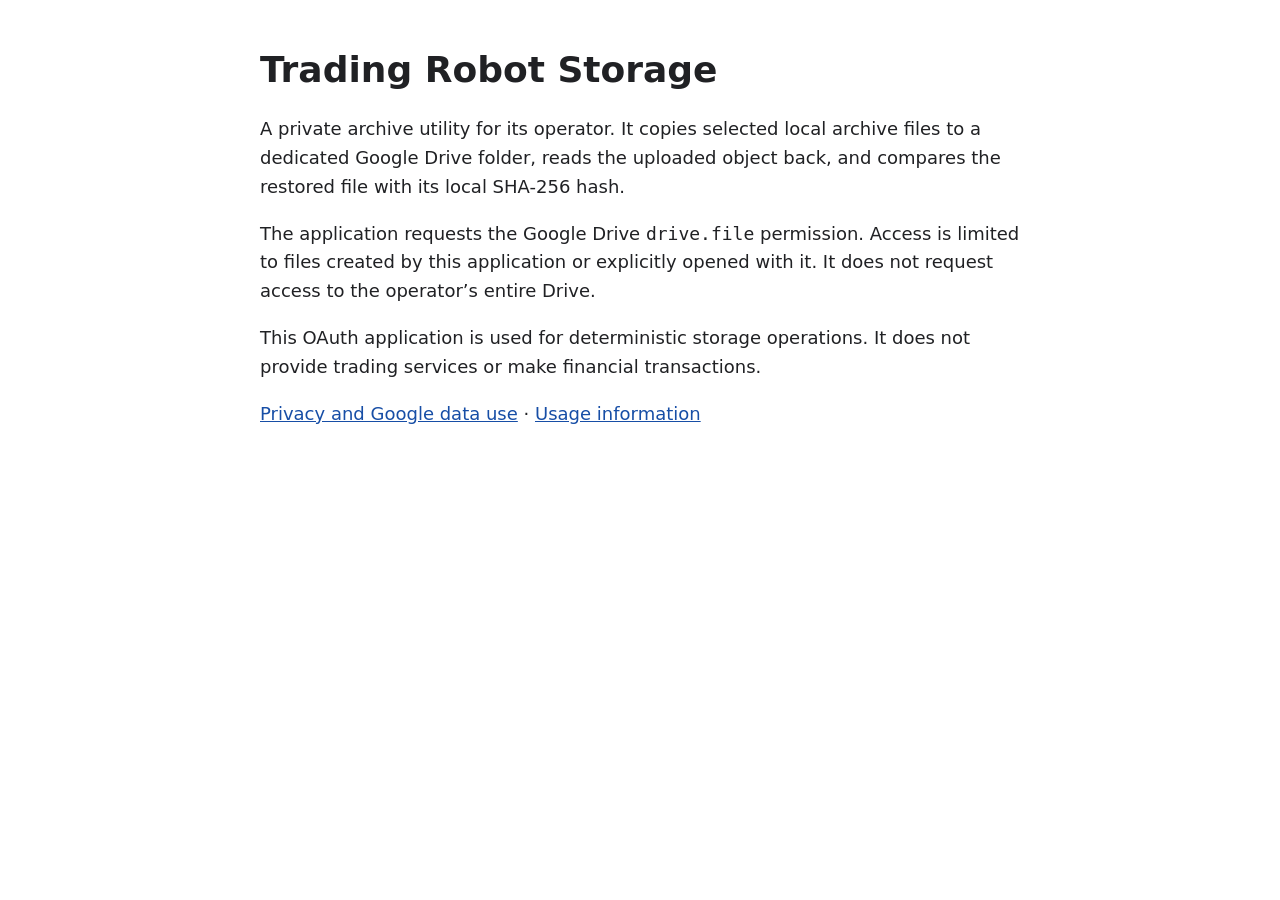
<file: storage-app/index.html>
<!doctype html><html lang="en"><meta charset="utf-8"><meta name="viewport" content="width=device-width,initial-scale=1"><title>Trading Robot Storage</title><style>body{font:18px/1.6 system-ui,sans-serif;max-width:760px;margin:48px auto;padding:0 24px;color:#202124}h1{line-height:1.2}h2{font-size:1.2em}a{color:#174ea6}code{overflow-wrap:anywhere}</style><main><h1>Trading Robot Storage</h1><p>A private archive utility for its operator. It copies selected local archive files to a dedicated Google Drive folder, reads the uploaded object back, and compares the restored file with its local SHA-256 hash.</p><p>The application requests the Google Drive <code>drive.file</code> permission. Access is limited to files created by this application or explicitly opened with it. It does not request access to the operator’s entire Drive.</p><p>This OAuth application is used for deterministic storage operations. It does not provide trading services or make financial transactions.</p><p><a href="privacy.html">Privacy and Google data use</a> · <a href="usage.html">Usage information</a></p></main></html>
</file>
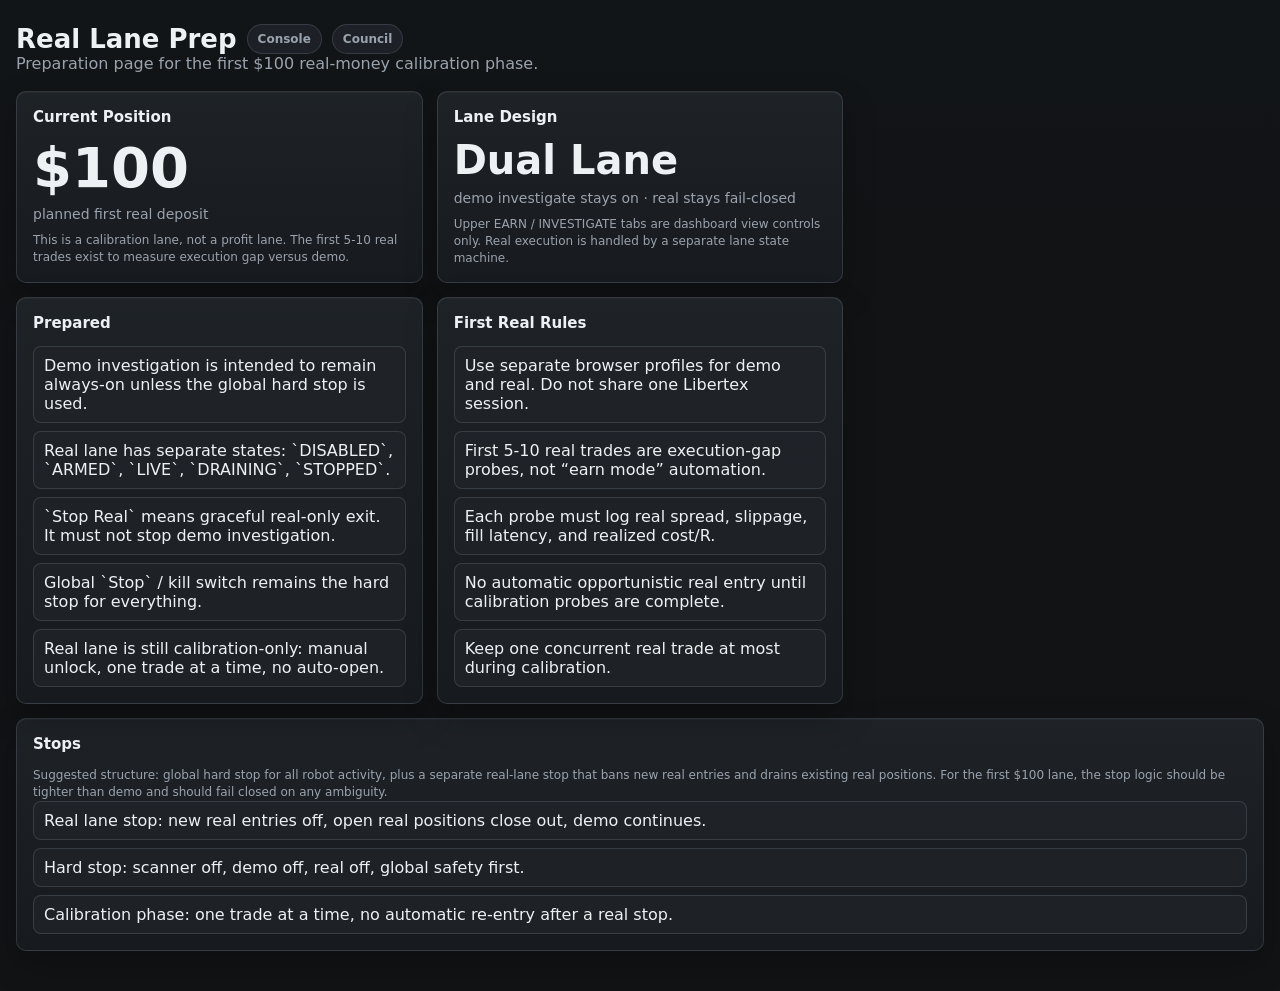
<file: real-prep.html>
<!doctype html>
<html lang="en">
  <head>
    <meta charset="utf-8" />
    <meta name="viewport" content="width=device-width, initial-scale=1" />
    <title>Libertex Real Lane Prep</title>
    <link rel="stylesheet" href="./styles.css" />
  </head>
  <body>
    <main class="shell">
      <header class="topbar">
        <div>
          <div class="title-row">
            <h1>Real Lane Prep</h1>
            <a class="nav-badge" href="./">Console</a>
            <a class="nav-badge" href="./#council">Council</a>
          </div>
          <p id="subtitle">Preparation page for the first $100 real-money calibration phase.</p>
        </div>
      </header>

      <section class="hero-grid">
        <article class="panel money-panel">
          <div class="panel-head">
            <h2>Current Position</h2>
          </div>
          <strong class="money-value" style="font-size:56px">$100</strong>
          <span class="money-sub">planned first real deposit</span>
          <p class="strategy-note">This is a calibration lane, not a profit lane. The first 5-10 real trades exist to measure execution gap versus demo.</p>
        </article>

        <article class="panel money-panel">
          <div class="panel-head">
            <h2>Lane Design</h2>
          </div>
          <strong class="money-value" style="font-size:40px">Dual Lane</strong>
          <span class="money-sub">demo investigate stays on · real stays fail-closed</span>
          <p class="strategy-note">Upper EARN / INVESTIGATE tabs are dashboard view controls only. Real execution is handled by a separate lane state machine.</p>
        </article>
      </section>

      <section class="status-grid">
        <article class="panel">
          <div class="panel-head"><h2>Prepared</h2></div>
          <ul class="review-list" style="list-style:none; padding:0; margin:0;">
            <li>Demo investigation is intended to remain always-on unless the global hard stop is used.</li>
            <li>Real lane has separate states: `DISABLED`, `ARMED`, `LIVE`, `DRAINING`, `STOPPED`.</li>
            <li>`Stop Real` means graceful real-only exit. It must not stop demo investigation.</li>
            <li>Global `Stop` / kill switch remains the hard stop for everything.</li>
            <li>Real lane is still calibration-only: manual unlock, one trade at a time, no auto-open.</li>
          </ul>
        </article>

        <article class="panel">
          <div class="panel-head"><h2>First Real Rules</h2></div>
          <ul class="review-list" style="list-style:none; padding:0; margin:0;">
            <li>Use separate browser profiles for demo and real. Do not share one Libertex session.</li>
            <li>First 5-10 real trades are execution-gap probes, not “earn mode” automation.</li>
            <li>Each probe must log real spread, slippage, fill latency, and realized cost/R.</li>
            <li>No automatic opportunistic real entry until calibration probes are complete.</li>
            <li>Keep one concurrent real trade at most during calibration.</li>
          </ul>
        </article>
      </section>

      <section class="panel">
        <div class="panel-head"><h2>Stops</h2></div>
        <p class="strategy-note">
          Suggested structure: global hard stop for all robot activity, plus a separate real-lane stop that bans new real entries and drains existing real positions.
          For the first $100 lane, the stop logic should be tighter than demo and should fail closed on any ambiguity.
        </p>
        <ul class="review-list" style="list-style:none; padding:0; margin:0;">
          <li>Real lane stop: new real entries off, open real positions close out, demo continues.</li>
          <li>Hard stop: scanner off, demo off, real off, global safety first.</li>
          <li>Calibration phase: one trade at a time, no automatic re-entry after a real stop.</li>
        </ul>
      </section>
    </main>
  </body>
</html>
</file>
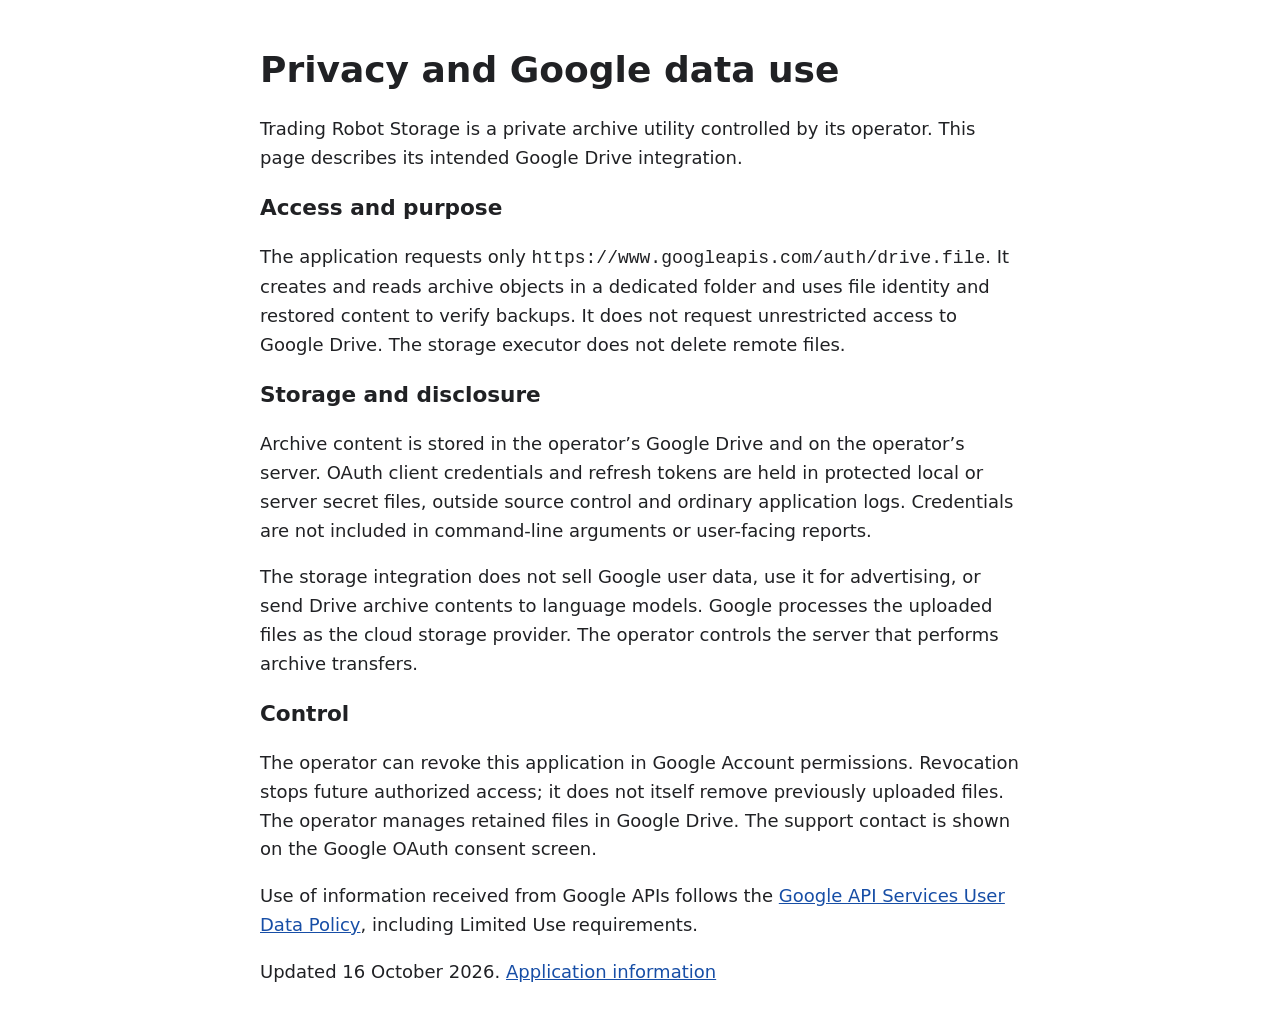
<file: storage-app/privacy.html>
<!doctype html><html lang="en"><meta charset="utf-8"><meta name="viewport" content="width=device-width,initial-scale=1"><title>Privacy and Google data use</title><style>body{font:18px/1.6 system-ui,sans-serif;max-width:760px;margin:48px auto;padding:0 24px;color:#202124}h1{line-height:1.2}h2{font-size:1.2em}a{color:#174ea6}code{overflow-wrap:anywhere}</style><main><h1>Privacy and Google data use</h1><p>Trading Robot Storage is a private archive utility controlled by its operator. This page describes its intended Google Drive integration.</p><h2>Access and purpose</h2><p>The application requests only <code>https://www.googleapis.com/auth/drive.file</code>. It creates and reads archive objects in a dedicated folder and uses file identity and restored content to verify backups. It does not request unrestricted access to Google Drive. The storage executor does not delete remote files.</p><h2>Storage and disclosure</h2><p>Archive content is stored in the operator’s Google Drive and on the operator’s server. OAuth client credentials and refresh tokens are held in protected local or server secret files, outside source control and ordinary application logs. Credentials are not included in command-line arguments or user-facing reports.</p><p>The storage integration does not sell Google user data, use it for advertising, or send Drive archive contents to language models. Google processes the uploaded files as the cloud storage provider. The operator controls the server that performs archive transfers.</p><h2>Control</h2><p>The operator can revoke this application in Google Account permissions. Revocation stops future authorized access; it does not itself remove previously uploaded files. The operator manages retained files in Google Drive. The support contact is shown on the Google OAuth consent screen.</p><p>Use of information received from Google APIs follows the <a href="https://developers.google.com/terms/api-services-user-data-policy">Google API Services User Data Policy</a>, including Limited Use requirements.</p><p>Updated 16 October 2026. <a href="index.html">Application information</a></p></main></html>
</file>
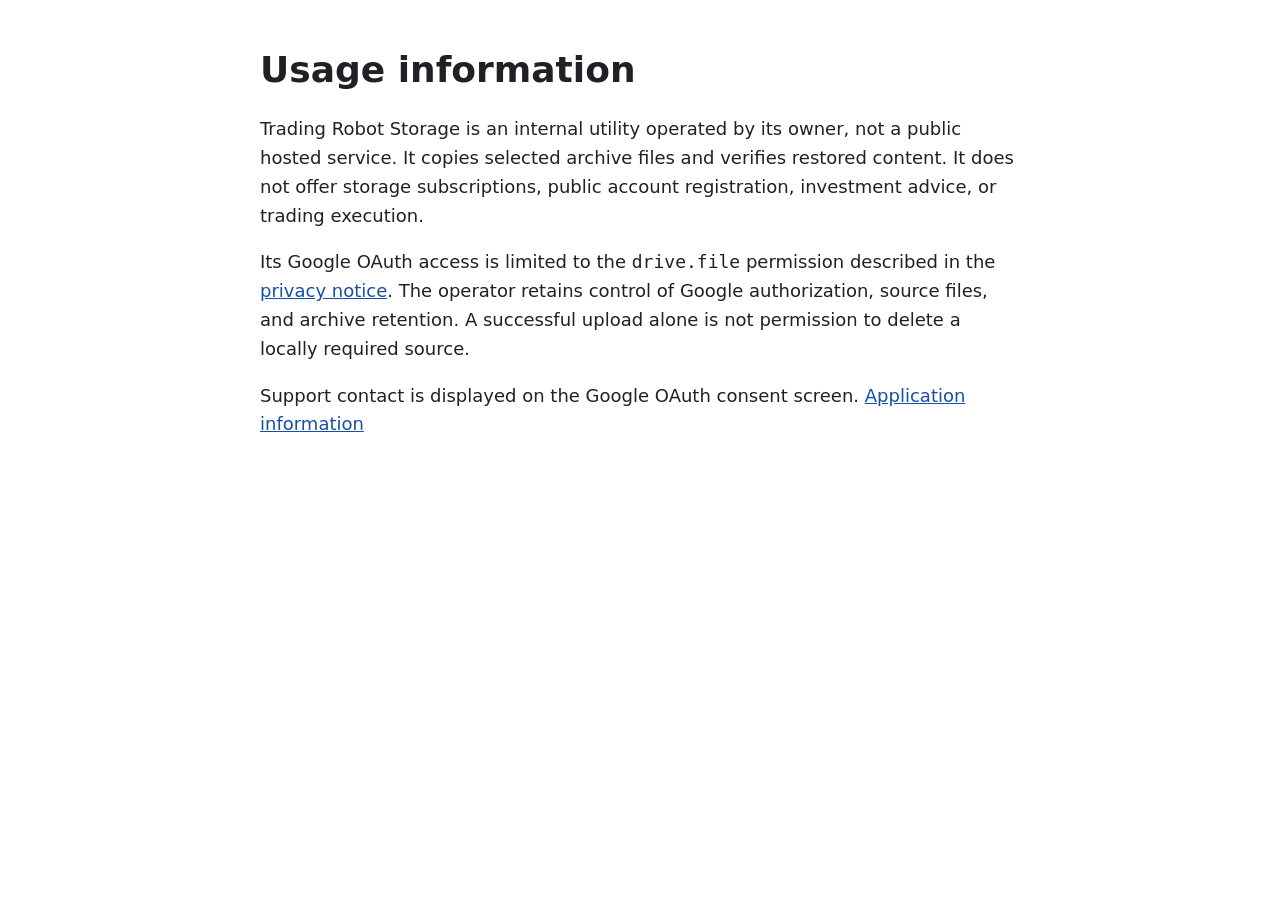
<file: storage-app/usage.html>
<!doctype html><html lang="en"><meta charset="utf-8"><meta name="viewport" content="width=device-width,initial-scale=1"><title>Usage information</title><style>body{font:18px/1.6 system-ui,sans-serif;max-width:760px;margin:48px auto;padding:0 24px;color:#202124}h1{line-height:1.2}h2{font-size:1.2em}a{color:#174ea6}code{overflow-wrap:anywhere}</style><main><h1>Usage information</h1><p>Trading Robot Storage is an internal utility operated by its owner, not a public hosted service. It copies selected archive files and verifies restored content. It does not offer storage subscriptions, public account registration, investment advice, or trading execution.</p><p>Its Google OAuth access is limited to the <code>drive.file</code> permission described in the <a href="privacy.html">privacy notice</a>. The operator retains control of Google authorization, source files, and archive retention. A successful upload alone is not permission to delete a locally required source.</p><p>Support contact is displayed on the Google OAuth consent screen. <a href="index.html">Application information</a></p></main></html>
</file>
<file: styles.css>
:root {
  color-scheme: dark;
  --bg: #111315;
  --panel: #1a1d20;
  --panel-2: #202428;
  --line: #333941;
  --text: #eef1f3;
  --muted: #9aa3ad;
  --green: #5fc46a;
  --red: #f0605f;
  --amber: #d8a442;
  --blue: #65a7e8;
  --panel-grad: linear-gradient(180deg, rgba(31, 36, 41, 0.96), rgba(24, 27, 31, 0.96));
  --panel-inner: rgba(255, 255, 255, 0.025);
  --line-soft: rgba(186, 199, 214, 0.16);
  --shadow-card: 0 14px 34px rgba(0, 0, 0, 0.24);
  --shadow-inset: inset 0 1px 0 rgba(255, 255, 255, 0.035);
}

/* Research Factory Overview · Compact V3 */
.rfv4-shell {
  gap: 10px;
}

.rfv4-header {
  min-height: 0;
  padding: 9px 14px;
  align-items: center;
  border-radius: 12px;
  background: linear-gradient(145deg, #18212a, #11161b 68%);
  box-shadow: none;
}

.rfv4-header > h1 {
  margin: 0;
  font-size: 22px;
  line-height: 1;
  letter-spacing: -0.035em;
}

.rfv4-header-state {
  display: flex;
  gap: 8px;
  align-items: center;
}

.rfv4-header-state small {
  order: -1;
  font-size: 10px;
}

.rfv4-header-state > div span {
  padding: 4px 6px;
  font-size: 8px;
}

.rfv4-nav {
  padding: 3px;
  border-radius: 9px;
}

.rfv4-nav button {
  min-height: 31px;
  padding: 0 9px;
  font-size: 10px;
}

.rfv4-pane[data-rfv4-pane="overview"] > :not(.rfv4-overview-compact) {
  display: none !important;
}

.rfv4-overview-compact {
  display: grid;
  gap: 9px;
}

.rfv4-compact-grid {
  display: grid;
  grid-template-columns: repeat(3, minmax(0, 1fr));
  gap: 9px;
}

.rfv4-compact-card {
  position: relative;
  display: grid;
  grid-template-rows: auto 1fr auto auto;
  gap: 9px;
  min-height: 174px;
  padding: 13px 14px 11px;
  overflow: hidden;
  border: 1px solid #303943;
  border-radius: 12px;
  background: linear-gradient(155deg, #1a2026, #15191e);
}

.rfv4-compact-card::before {
  position: absolute;
  inset: 0 auto 0 0;
  width: 3px;
  content: "";
  background: #66717c;
}

.rfv4-compact-card[data-tone="active"]::before { background: #63c77d; }
.rfv4-compact-card[data-tone="waiting"]::before { background: #d8a442; }
.rfv4-compact-card[data-tone="error"]::before { background: #f0605f; }
.rfv4-compact-card[data-tone="neutral"]::before { background: #75828d; }
.rfv4-compact-card.featured { border-color: #3d5366; }

.rfv4-compact-card header {
  display: flex;
  gap: 8px;
  align-items: baseline;
  justify-content: space-between;
}

.rfv4-compact-card header span {
  color: #7faad0;
  font-size: 8px;
  font-weight: 900;
  letter-spacing: 0.12em;
  text-transform: uppercase;
}

.rfv4-compact-card h2 {
  margin: 0;
  font-size: 15px;
  line-height: 1.1;
  letter-spacing: -0.02em;
}

.rfv4-compact-metrics {
  display: grid;
  grid-template-columns: minmax(0, 1.15fr) minmax(0, 0.85fr);
  align-items: end;
  border-top: 1px solid var(--rfv4-soft-line);
  border-bottom: 1px solid var(--rfv4-soft-line);
}

.rfv4-compact-metrics > div {
  display: grid;
  gap: 2px;
  min-width: 0;
  padding: 10px 9px 9px 0;
  cursor: help;
}

.rfv4-compact-metrics > div + div {
  padding-left: 10px;
  border-left: 1px solid var(--rfv4-soft-line);
}

.rfv4-compact-metrics strong {
  overflow: hidden;
  font-size: 24px;
  line-height: 1;
  letter-spacing: -0.045em;
  text-overflow: ellipsis;
}

.rfv4-compact-metrics .primary strong { font-size: 31px; }

.rfv4-compact-metrics span {
  color: var(--rfv4-muted);
  font-size: 8px;
  font-weight: 800;
  letter-spacing: 0.075em;
  text-transform: uppercase;
}

.rfv4-compact-status {
  display: flex;
  gap: 7px;
  align-items: center;
  min-width: 0;
  cursor: help;
}

.rfv4-compact-status i {
  width: 7px;
  height: 7px;
  flex: 0 0 auto;
  border-radius: 50%;
  background: #75828d;
}

.rfv4-compact-card[data-tone="active"] .rfv4-compact-status i { background: #63c77d; }
.rfv4-compact-card[data-tone="waiting"] .rfv4-compact-status i { background: #d8a442; }
.rfv4-compact-card[data-tone="error"] .rfv4-compact-status i { background: #f0605f; }

.rfv4-compact-status strong {
  overflow: hidden;
  font-size: 11px;
  line-height: 1.2;
  text-overflow: ellipsis;
  white-space: nowrap;
}

.rfv4-compact-card footer {
  display: flex;
  gap: 8px;
  align-items: center;
  justify-content: space-between;
}

.rfv4-compact-card footer > span {
  min-width: 0;
  overflow: hidden;
  color: var(--rfv4-muted);
  font-size: 9px;
  line-height: 1.2;
  text-overflow: ellipsis;
  white-space: nowrap;
}

.rfv4-compact-card footer button {
  min-height: 24px;
  padding: 0 8px;
  flex: 0 0 auto;
  border: 0;
  border-radius: 6px;
  color: #bcd7ed;
  font: inherit;
  font-size: 9px;
  font-weight: 800;
  cursor: pointer;
  background: #24323e;
}

.rfv4-compact-metrics > div:hover,
.rfv4-compact-status:hover,
.rfv4-compact-metrics > div:focus-visible,
.rfv4-compact-status:focus-visible {
  color: #a9d2f5;
  outline: none;
}

.rfv4-compact-milestone {
  display: grid;
  grid-template-columns: auto minmax(0, 1fr) auto;
  gap: 12px;
  align-items: center;
  min-height: 42px;
  padding: 8px 13px;
  border: 1px solid #34404a;
  border-radius: 9px;
  background: #171c21;
}

.rfv4-compact-milestone > span {
  color: #85b8e7;
  font-size: 8px;
  font-weight: 900;
  letter-spacing: 0.13em;
}

.rfv4-compact-milestone strong { font-size: 13px; }
.rfv4-compact-milestone small { color: var(--rfv4-muted); font-size: 10px; }

#rfv4StrictThroughputHost:empty { display: none; }

.research-explain-dialog .current > strong {
  display: block;
  margin: 7px 0 5px;
  color: #f4f7f9;
  font-size: 18px;
  line-height: 1.2;
}

@media (max-width: 1180px) {
  .rfv4-compact-grid { grid-template-columns: repeat(2, minmax(0, 1fr)); }
}

@media (max-width: 760px) {
  .rfv4-header { padding: 12px; }
  .rfv4-header-state { display: grid; justify-items: start; }
  .rfv4-compact-grid { grid-template-columns: 1fr; }
  .rfv4-compact-card { min-height: 168px; }
  .rfv4-compact-milestone { grid-template-columns: 1fr; gap: 3px; }
}

/* Research Factory Dashboard V4 — compact, state-read multi-contour view. */
#portal-research:not(.rfv4-legacy-visible) > :not(.rfv4-shell):not(.rfv4-return) {
  display: none !important;
}

#portal-research.rfv4-legacy-visible > .rfv4-shell {
  display: none;
}

.rfv4-return {
  display: none;
  position: sticky;
  z-index: 20;
  top: 12px;
  width: max-content;
  margin: 0 0 16px;
  padding: 10px 14px;
  border: 1px solid #46627b;
  border-radius: 999px;
  color: #e8f2fb;
  font: inherit;
  font-size: 13px;
  font-weight: 800;
  cursor: pointer;
  background: #1b2b39;
  box-shadow: 0 8px 24px rgba(0, 0, 0, 0.3);
}

#portal-research.rfv4-legacy-visible > .rfv4-return {
  display: inline-flex;
}

.rfv4-shell {
  --rfv4-bg: #101419;
  --rfv4-surface: #171c22;
  --rfv4-raised: #1c2229;
  --rfv4-line: #2c343d;
  --rfv4-soft-line: rgba(169, 186, 202, 0.13);
  --rfv4-text: #f2f5f7;
  --rfv4-muted: #929da8;
  --rfv4-accent: #85b8e7;
  --rfv4-positive: #63c77d;
  display: grid;
  gap: 18px;
  color: var(--rfv4-text);
}

.rfv4-shell *,
.rfv4-shell *::before,
.rfv4-shell *::after {
  box-sizing: border-box;
}

.rfv4-header {
  display: flex;
  gap: 30px;
  align-items: flex-end;
  justify-content: space-between;
  min-height: 102px;
  padding: 20px 24px;
  overflow: hidden;
  border: 1px solid #33404c;
  border-radius: 20px;
  background:
    radial-gradient(circle at 78% -30%, rgba(70, 132, 188, 0.2), transparent 44%),
    linear-gradient(145deg, #18212a, #11161b 65%);
  box-shadow: 0 22px 54px rgba(0, 0, 0, 0.24);
}

.rfv4-header h1 {
  max-width: 760px;
  margin: 7px 0 9px;
  font-size: clamp(28px, 3.2vw, 42px);
  line-height: 0.98;
  letter-spacing: -0.055em;
}

.rfv4-header p {
  max-width: 700px;
  margin: 0;
  color: #a9b3bc;
  font-size: 15px;
  line-height: 1.5;
}

.rfv4-eyebrow,
.rfv4-contour header > div > span,
.rfv4-detail-head > div > span,
.rfv4-owner span,
.rfv4-archive-grid article > span {
  color: var(--rfv4-accent);
  font-size: 10px;
  font-weight: 900;
  letter-spacing: 0.14em;
  text-transform: uppercase;
}

.rfv4-header-state {
  display: grid;
  flex: 0 0 auto;
  gap: 8px;
  justify-items: end;
  text-align: right;
}

.rfv4-header-state small {
  color: var(--rfv4-muted);
  font-size: 12px;
}

.rfv4-header-state > div {
  display: flex;
  gap: 6px;
}

.rfv4-header-state > div span {
  padding: 5px 7px;
  border: 1px solid #36414a;
  border-radius: 6px;
  color: #9eabb6;
  font-size: 9px;
  font-weight: 800;
  letter-spacing: 0.05em;
}

.rfv4-status {
  display: inline-flex;
  align-items: center;
  justify-content: center;
  min-height: 25px;
  padding: 4px 8px;
  border: 1px solid #424b54;
  border-radius: 999px;
  color: #b5bec6;
  font-size: 10px;
  font-weight: 900;
  letter-spacing: 0.08em;
  text-transform: uppercase;
  white-space: nowrap;
  background: rgba(255, 255, 255, 0.025);
}

.rfv4-status.active {
  border-color: rgba(99, 199, 125, 0.42);
  color: #93e5a8;
  background: rgba(64, 144, 84, 0.13);
}

.rfv4-status.waiting {
  border-color: rgba(216, 164, 66, 0.4);
  color: #e1bd78;
  background: rgba(174, 123, 34, 0.1);
}

.rfv4-status.error {
  border-color: rgba(240, 96, 95, 0.4);
  color: #ef9a99;
  background: rgba(165, 57, 57, 0.12);
}

.rfv4-status.muted {
  color: #8c98a3;
}

.rfv4-nav {
  display: flex;
  gap: 5px;
  padding: 5px;
  overflow-x: auto;
  border: 1px solid var(--rfv4-line);
  border-radius: 12px;
  background: #14191f;
}

.rfv4-nav button,
.rfv4-segmented button,
.rfv4-contour footer button,
.rfv4-archive-grid button,
.rfv4-archive-grid a {
  min-height: 36px;
  border: 0;
  border-radius: 8px;
  color: #9da7b0;
  font: inherit;
  font-size: 12px;
  font-weight: 800;
  cursor: pointer;
  background: transparent;
}

.rfv4-nav button {
  flex: 1 0 auto;
  padding: 0 14px;
}

.rfv4-nav button:hover,
.rfv4-nav button.active,
.rfv4-segmented button.active {
  color: #f3f6f8;
  background: #242c34;
}

.rfv4-pane {
  display: grid;
  gap: 16px;
}

.rfv4-pane[hidden] {
  display: none;
}

.hpt-factory {
  display: grid;
  gap: 12px;
  padding: 18px;
  border: 1px solid #3a4855;
  border-radius: 16px;
  background:
    radial-gradient(circle at 0 0, rgba(86, 155, 211, 0.1), transparent 35%),
    #141a20;
}

.hpt-head,
.hpt-panel > header {
  display: flex;
  gap: 14px;
  align-items: flex-end;
  justify-content: space-between;
}

.hpt-head h2,
.hpt-panel h3 {
  margin: 4px 0 0;
  letter-spacing: -0.025em;
}

.hpt-head h2 {
  font-size: clamp(20px, 2.5vw, 30px);
}

.hpt-period {
  display: flex;
  gap: 3px;
  padding: 3px;
  border: 1px solid var(--rfv4-line);
  border-radius: 9px;
  background: #10151a;
}

.hpt-period button {
  min-width: 48px;
  min-height: 30px;
  padding: 0 9px;
  border: 0;
  border-radius: 6px;
  color: #8f9aa4;
  font: inherit;
  font-size: 10px;
  font-weight: 900;
  cursor: pointer;
  background: transparent;
}

.hpt-period button.active {
  color: #edf4f9;
  background: #29343e;
}

.hpt-fixture {
  justify-self: start;
  padding: 5px 8px;
  border: 1px solid #756023;
  border-radius: 5px;
  color: #f4cd67;
  font-size: 10px;
  font-weight: 900;
  letter-spacing: 0.08em;
  background: rgba(169, 117, 18, 0.13);
}

.hpt-fixture[hidden] {
  display: none;
}

.hpt-alerts ul,
.hpt-reasons,
.hpt-funnel {
  margin: 0;
  padding: 0;
  list-style: none;
}

.hpt-alerts ul {
  display: flex;
  gap: 6px;
  overflow-x: auto;
}

.hpt-alerts li {
  flex: 0 0 auto;
  padding: 7px 9px;
  border: 1px solid rgba(207, 154, 57, 0.36);
  border-radius: 7px;
  color: #e5be70;
  font-size: 10px;
  font-weight: 850;
  letter-spacing: 0.03em;
  background: rgba(148, 94, 20, 0.12);
}

.hpt-alerts li[data-tone="critical"],
.hpt-alerts li[data-tone="missing"] {
  border-color: rgba(240, 96, 95, 0.45);
  color: #ffaaaa;
  background: rgba(166, 49, 47, 0.15);
}

.hpt-alerts li[data-tone="partial"] {
  border-color: rgba(123, 157, 187, 0.28);
  color: #a9c3da;
  background: rgba(62, 103, 137, 0.1);
}

.hpt-alerts li[data-tone="clear"] {
  border-color: rgba(99, 199, 125, 0.28);
  color: #91d9a2;
  background: rgba(57, 125, 74, 0.1);
}

.hpt-hero {
  display: grid;
  grid-template-columns: 1.25fr repeat(3, minmax(0, 1fr));
  overflow: hidden;
  border: 1px solid var(--rfv4-line);
  border-radius: 12px;
  background: #171d23;
}

.hpt-hero article {
  display: grid;
  gap: 7px;
  min-height: 104px;
  padding: 15px;
  border-right: 1px solid var(--rfv4-soft-line);
}

.hpt-hero article:last-child {
  border-right: 0;
}

.hpt-hero span,
.hpt-panel header span,
.hpt-top-reason > span,
.hpt-hunter > span,
.hpt-coverage span {
  color: var(--rfv4-muted);
  font-size: 9px;
  font-weight: 900;
  letter-spacing: 0.085em;
  text-transform: uppercase;
}

.hpt-hero strong {
  align-self: end;
  overflow-wrap: anywhere;
  font-size: clamp(18px, 2.35vw, 32px);
  line-height: 0.98;
  letter-spacing: -0.04em;
}

.hpt-hero small {
  color: #7e8993;
  font-size: 10px;
}

.hpt-hero article.primary {
  background: rgba(69, 126, 174, 0.1);
}

.hpt-zero .hpt-hero article.primary {
  box-shadow: inset 0 0 0 2px #f0605f;
  background: rgba(177, 42, 39, 0.19);
}

.hpt-no-raw .hpt-hero article.primary {
  box-shadow: inset 0 0 0 1px rgba(216, 164, 66, 0.34);
  background: rgba(145, 103, 31, 0.1);
}

.hpt-no-raw .hpt-hero article.primary strong {
  color: #e6c27a;
}

.hpt-zero .hpt-hero article.primary strong {
  color: #ff8d8b;
  font-size: clamp(31px, 4vw, 50px);
}

.hpt-missing .hpt-hero article.primary {
  box-shadow: inset 0 0 0 1px rgba(123, 157, 187, 0.36);
}

.hpt-missing .hpt-hero strong {
  color: #a9bac8;
  font-size: clamp(14px, 1.75vw, 21px);
  line-height: 1.1;
  letter-spacing: -0.02em;
}

.hpt-main-grid {
  display: grid;
  grid-template-columns: minmax(0, 1.55fr) minmax(270px, 0.75fr);
  gap: 10px;
}

.hpt-panel,
.hpt-hunter {
  padding: 14px;
  border: 1px solid var(--rfv4-line);
  border-radius: 11px;
  background: #171c21;
}

.hpt-panel h3 {
  font-size: 14px;
}

.hpt-panel header small,
.hpt-panel header > strong {
  color: #9eabb5;
  font-size: 10px;
}

.hpt-panel header b {
  color: #d9e2e8;
}

.hpt-funnel {
  display: grid;
  grid-template-columns: repeat(9, minmax(0, 1fr));
  margin-top: 14px;
  overflow: hidden;
  border: 1px solid var(--rfv4-soft-line);
  border-radius: 9px;
}

.hpt-funnel li {
  position: relative;
  display: grid;
  gap: 9px;
  min-height: 106px;
  padding: 11px 9px;
  border-right: 1px solid var(--rfv4-soft-line);
  background: linear-gradient(180deg, rgba(84, 139, 184, 0.08), transparent);
}

.hpt-funnel li:last-child {
  border-right: 0;
}

.hpt-funnel li::after {
  position: absolute;
  z-index: 1;
  top: 41px;
  right: -5px;
  width: 9px;
  height: 9px;
  content: "";
  border-top: 1px solid #506170;
  border-right: 1px solid #506170;
  transform: rotate(45deg);
  background: #171c21;
}

.hpt-funnel li:last-child::after {
  display: none;
}

.hpt-funnel span {
  color: #8f9aa4;
  font-size: 9px;
  font-weight: 800;
  text-transform: uppercase;
}

.hpt-funnel strong {
  align-self: end;
  font-size: 19px;
  letter-spacing: -0.03em;
}

.hpt-funnel em {
  color: #7e8993;
  font-size: 12px;
  font-style: normal;
  font-weight: 650;
}

.hpt-funnel small {
  color: #66727c;
  font-size: 8px;
  line-height: 1.25;
}

.hpt-funnel li.missing strong,
.hpt-funnel li.missing span {
  color: #725f63;
}

.hpt-side-stack {
  display: grid;
  gap: 10px;
}

.hpt-hunter {
  display: grid;
  grid-template-columns: auto 1fr;
  gap: 3px 12px;
  align-items: center;
  border-color: rgba(140, 155, 168, 0.34);
}

.hpt-hunter strong {
  justify-self: end;
  color: #d5dde3;
  font-size: 18px;
  letter-spacing: 0.04em;
}

.hpt-hunter em {
  grid-column: 1 / -1;
  color: #6f7a84;
  font-size: 8px;
  font-style: normal;
  font-weight: 850;
  letter-spacing: 0.08em;
}

.hpt-hunter small {
  grid-column: 1 / -1;
  color: #929da8;
  font-size: 11px;
}

.hpt-hunter[data-tone="active"] { border-color: rgba(99, 199, 125, 0.42); background: rgba(54, 128, 73, 0.1); }
.hpt-hunter[data-tone="active"] strong { color: #93e5a8; }
.hpt-hunter[data-tone="idle"],
.hpt-hunter[data-tone="starved"],
.hpt-hunter[data-tone="blocked"] { border-color: rgba(240, 96, 95, 0.42); background: rgba(165, 57, 57, 0.12); }
.hpt-hunter[data-tone="idle"] strong,
.hpt-hunter[data-tone="starved"] strong,
.hpt-hunter[data-tone="blocked"] strong { color: #ff9c9b; }

.hpt-hunter[data-tone="no-raw-material"],
.hpt-hunter[data-tone="legitimate-idle"] {
  border-color: rgba(216, 164, 66, 0.4);
  background: rgba(139, 98, 28, 0.1);
}

.hpt-hunter[data-tone="no-raw-material"] strong,
.hpt-hunter[data-tone="legitimate-idle"] strong {
  color: #e7c480;
}

.hpt-trend-panel {
  min-height: 126px;
}

.hpt-trend {
  display: flex;
  gap: 3px;
  align-items: end;
  height: 61px;
  margin-top: 10px;
  padding-top: 4px;
  border-bottom: 1px solid #34404b;
}

.hpt-trend i {
  flex: 1;
  min-width: 3px;
  border-radius: 2px 2px 0 0;
  background: #6caada;
}

.hpt-missing-inline,
.hpt-empty {
  align-self: center;
  margin: auto;
  color: #c47f7e;
  font-size: 10px;
  font-weight: 800;
  letter-spacing: 0.03em;
}

.hpt-top-reason {
  display: grid;
  gap: 5px;
}

.hpt-zero-transitions {
  display: grid;
  grid-template-columns: 1fr auto;
  gap: 4px 12px;
  align-items: end;
}

.hpt-zero-transitions strong {
  color: #dfe6eb;
  font-size: 20px;
}

.hpt-zero-transitions small {
  grid-column: 1 / -1;
  color: #7f8992;
  font-size: 9px;
}

.hpt-clickable {
  cursor: pointer;
  transition: border-color 140ms ease, background-color 140ms ease, transform 140ms ease;
}

.hpt-clickable:hover,
.hpt-clickable:focus-visible {
  border-color: #5f7d96 !important;
  outline: none;
  background-color: rgba(73, 112, 144, 0.1);
}

.hpt-clickable:active {
  transform: translateY(1px);
}

.hpt-top-reason strong {
  font-size: 13px;
}

.hpt-details {
  border-top: 1px solid var(--rfv4-soft-line);
}

.hpt-details summary {
  padding: 12px 2px 2px;
  color: #b5c3ce;
  font-size: 11px;
  font-weight: 850;
  cursor: pointer;
}

.hpt-detail-grid {
  display: grid;
  grid-template-columns: repeat(2, minmax(0, 1fr));
  gap: 9px;
  margin-top: 12px;
}

.hpt-reasons {
  display: grid;
  gap: 0;
  margin-top: 10px;
}

.hpt-reasons li,
.hpt-definition-list > div {
  display: flex;
  gap: 12px;
  align-items: center;
  justify-content: space-between;
  padding: 8px 0;
  border-bottom: 1px solid var(--rfv4-soft-line);
  font-size: 11px;
}

.hpt-reasons li:last-child,
.hpt-definition-list > div:last-child {
  border-bottom: 0;
}

.hpt-definition-list {
  margin: 8px 0 0;
}

.hpt-definition-list dt {
  color: #9aa5ae;
}

.hpt-definition-list dd {
  margin: 0;
  color: #e4e9ed;
  font-weight: 850;
  text-align: right;
}

.hpt-coverage {
  display: grid;
  gap: 8px;
  margin-top: 9px;
  padding: 12px;
  border: 1px solid rgba(240, 96, 95, 0.22);
  border-radius: 9px;
  background: rgba(116, 43, 42, 0.08);
}

.hpt-coverage p {
  margin: 4px 0 0;
  color: #b9c0c6;
  font-size: 11px;
  line-height: 1.45;
}

.hpt-coverage small {
  color: #837f78;
  font-size: 9px;
}

.rfv4-summary {
  display: grid;
  grid-template-columns: repeat(6, minmax(0, 1fr));
  overflow: hidden;
  border: 1px solid var(--rfv4-line);
  border-radius: 14px;
  background: var(--rfv4-surface);
}

.rfv4-summary article {
  display: grid;
  gap: 8px;
  min-height: 104px;
  padding: 17px;
  border-right: 1px solid var(--rfv4-soft-line);
}

.rfv4-summary article:last-child {
  border-right: 0;
}

.rfv4-summary span,
.rfv4-signal-strip span,
.rfv4-contour dt,
.rfv4-detail-grid span,
.rfv4-time-card dt,
.rfv4-ops-card dt {
  color: var(--rfv4-muted);
  font-size: 10px;
  font-weight: 800;
  letter-spacing: 0.065em;
  text-transform: uppercase;
}

.rfv4-summary strong {
  align-self: end;
  font-size: clamp(25px, 3vw, 38px);
  line-height: 1;
  letter-spacing: -0.04em;
}

.rfv4-signal-strip {
  display: grid;
  grid-template-columns: repeat(3, minmax(0, 1fr));
  gap: 8px;
}

.rfv4-signal-strip article {
  display: grid;
  gap: 5px;
  min-height: 94px;
  padding: 16px 17px;
  border: 1px solid var(--rfv4-line);
  border-radius: 12px;
  background: linear-gradient(180deg, #1a2026, #171c21);
}

.rfv4-signal-strip strong {
  font-size: 17px;
  line-height: 1.25;
}

.rfv4-signal-strip small {
  color: var(--rfv4-muted);
  font-size: 12px;
}

.rfv4-owner {
  display: grid;
  grid-template-columns: minmax(180px, 0.7fr) minmax(260px, 1.4fr) auto;
  gap: 18px;
  align-items: center;
  padding: 14px 17px;
  border: 1px solid rgba(216, 164, 66, 0.35);
  border-radius: 11px;
  background: rgba(130, 86, 24, 0.12);
}

.rfv4-owner[hidden] {
  display: none;
}

.rfv4-owner div {
  display: grid;
  gap: 3px;
}

.rfv4-owner strong,
.rfv4-owner p,
.rfv4-owner time {
  margin: 0;
  font-size: 12px;
}

.rfv4-owner time {
  color: #ddb971;
}

.rfv4-contours {
  display: grid;
  grid-template-columns: repeat(2, minmax(0, 1fr));
  gap: 12px;
}

.rfv4-expansion-grid {
  display: grid;
  grid-template-columns: repeat(2, minmax(0, 1fr));
  gap: 10px;
}

.rfv4-expansion-card {
  display: grid;
  grid-template-columns: 1fr auto;
  gap: 10px 18px;
  align-items: end;
  padding: 16px;
  border: 1px solid var(--rfv4-line);
  border-radius: 12px;
  background: linear-gradient(155deg, #192027, #15191e);
}

.rfv4-expansion-card header {
  display: flex;
  grid-column: 1 / -1;
  gap: 12px;
  align-items: flex-start;
  justify-content: space-between;
}

.rfv4-expansion-card header span:first-child {
  color: var(--rfv4-accent);
  font-size: 9px;
  font-weight: 900;
  letter-spacing: 0.11em;
}

.rfv4-expansion-card h2 {
  margin: 4px 0 0;
  font-size: 18px;
}

.rfv4-expansion-card > div {
  display: grid;
  gap: 2px;
}

.rfv4-expansion-card > div strong {
  font-size: 24px;
}

.rfv4-expansion-card > div span,
.rfv4-expansion-card p {
  color: var(--rfv4-muted);
  font-size: 10px;
}

.rfv4-expansion-card p {
  margin: 0;
  line-height: 1.4;
}

.rfv4-expansion-card button {
  grid-column: 1 / -1;
  justify-self: start;
  padding: 7px 10px;
  border: 0;
  border-radius: 7px;
  color: #d5e8f8;
  font: inherit;
  font-size: 10px;
  font-weight: 800;
  cursor: pointer;
  background: #24384a;
}

.research-explain-dialog {
  width: min(520px, calc(100vw - 28px));
  padding: 0;
  border: 1px solid #45535f;
  border-radius: 16px;
  color: #eef3f6;
  background: #171c21;
  box-shadow: 0 28px 80px rgba(0, 0, 0, 0.55);
}

.research-explain-dialog::backdrop {
  background: rgba(5, 8, 11, 0.72);
  backdrop-filter: blur(5px);
}

.research-explain-dialog > article {
  display: grid;
  gap: 13px;
  padding: 20px;
}

.research-explain-dialog header,
.research-explain-dialog footer {
  display: flex;
  gap: 14px;
  align-items: flex-start;
  justify-content: space-between;
}

.research-explain-dialog header span {
  color: #85b8e7;
  font-size: 9px;
  font-weight: 900;
  letter-spacing: 0.12em;
}

.research-explain-dialog h2 {
  margin: 5px 0 0;
  font-size: 25px;
  letter-spacing: -0.035em;
}

.research-explain-dialog header button {
  width: 32px;
  height: 32px;
  border: 1px solid #3f4952;
  border-radius: 50%;
  color: #dce4e9;
  font: inherit;
  font-size: 20px;
  cursor: pointer;
  background: #20262c;
}

.research-explain-dialog section {
  display: grid;
  gap: 4px;
  padding-top: 11px;
  border-top: 1px solid rgba(169, 186, 202, 0.13);
}

.research-explain-dialog section.current {
  padding: 11px 12px;
  border: 1px solid rgba(100, 159, 208, 0.25);
  border-radius: 9px;
  background: rgba(65, 111, 150, 0.09);
}

.research-explain-dialog h3,
.research-explain-dialog p {
  margin: 0;
}

.research-explain-dialog h3 {
  color: #94a1ab;
  font-size: 10px;
  letter-spacing: 0.08em;
  text-transform: uppercase;
}

.research-explain-dialog p {
  color: #d7dde2;
  font-size: 13px;
  line-height: 1.5;
}

.research-explain-dialog footer {
  align-items: end;
  padding-top: 4px;
  color: #85919b;
  font-size: 9px;
}

.research-explain-dialog footer strong {
  color: #aebbc5;
}

.research-explain-dialog footer small {
  color: #66717a;
  font-size: 8px;
}

.rfv4-contour {
  display: grid;
  gap: 16px;
  min-height: 380px;
  padding: 20px;
  border: 1px solid var(--rfv4-line);
  border-radius: 16px;
  background: linear-gradient(155deg, #1b2026, #15191e);
  box-shadow: 0 14px 34px rgba(0, 0, 0, 0.14);
}

.rfv4-contour.primary {
  border-color: #3a5871;
  background:
    radial-gradient(circle at 100% 0%, rgba(82, 146, 203, 0.13), transparent 42%),
    linear-gradient(155deg, #1c242c, #151a1f);
}

.rfv4-contour header,
.rfv4-contour footer,
.rfv4-performance > header,
.rfv4-models > header,
.rfv4-time-card > header,
.rfv4-ops-card > header,
.rfv4-detail-panel > header {
  display: flex;
  gap: 14px;
  align-items: flex-start;
  justify-content: space-between;
}

.rfv4-contour h2,
.rfv4-performance h2,
.rfv4-models h2,
.rfv4-detail-head h2,
.rfv4-detail-panel h3 {
  margin: 4px 0 0;
  letter-spacing: -0.025em;
}

.rfv4-contour h2 {
  font-size: 22px;
}

.rfv4-contour-lead {
  display: grid;
  gap: 3px;
}

.rfv4-contour-lead strong {
  font-size: 29px;
  line-height: 1;
  letter-spacing: -0.04em;
}

.rfv4-contour-lead span {
  color: var(--rfv4-muted);
  font-size: 11px;
}

.rfv4-progress {
  height: 5px;
  overflow: hidden;
  border-radius: 999px;
  background: #293039;
}

.rfv4-progress i {
  display: block;
  width: 0;
  height: 100%;
  border-radius: inherit;
  background: linear-gradient(90deg, #5a99d1, #83b8e5);
  transition: width 300ms ease;
}

.rfv4-progress.large {
  height: 8px;
}

.rfv4-contour dl {
  display: grid;
  grid-template-columns: repeat(2, minmax(0, 1fr));
  gap: 0;
  margin: 0;
  border-top: 1px solid var(--rfv4-soft-line);
  border-left: 1px solid var(--rfv4-soft-line);
}

.rfv4-contour dl > div {
  display: grid;
  gap: 5px;
  min-height: 62px;
  padding: 10px 11px;
  border-right: 1px solid var(--rfv4-soft-line);
  border-bottom: 1px solid var(--rfv4-soft-line);
}

.rfv4-contour dl > div.wide {
  grid-column: 1 / -1;
}

.rfv4-contour dd {
  margin: 0;
  font-size: 14px;
  font-weight: 800;
  line-height: 1.3;
}

.rfv4-path-note {
  margin: -7px 0 0;
  color: #d5b16e;
  font-size: 12px;
}

.rfv4-contour footer {
  align-self: end;
  align-items: center;
  padding-top: 3px;
}

.rfv4-contour footer > span {
  color: var(--rfv4-muted);
  font-size: 11px;
}

.rfv4-contour footer button {
  min-height: 30px;
  padding: 0 10px;
  color: #bad7ef;
  background: rgba(80, 139, 190, 0.11);
}

.rfv4-performance,
.rfv4-models,
.rfv4-time-card,
.rfv4-ops-card,
.rfv4-detail-panel,
.rfv4-archive-grid article {
  border: 1px solid var(--rfv4-line);
  border-radius: 14px;
  background: var(--rfv4-surface);
}

.rfv4-performance,
.rfv4-models,
.rfv4-detail-panel {
  padding: 20px;
}

.rfv4-performance h2,
.rfv4-models h2 {
  font-size: 21px;
}

.rfv4-segmented {
  display: flex;
  gap: 3px;
  padding: 3px;
  border-radius: 9px;
  background: #11161b;
}

.rfv4-segmented button {
  min-height: 30px;
  padding: 0 12px;
}

.rfv4-performance-grid {
  display: grid;
  grid-template-columns: repeat(4, minmax(0, 1fr));
  gap: 8px;
  margin-top: 16px;
}

.rfv4-performance-grid article {
  display: grid;
  gap: 8px;
  min-height: 90px;
  padding: 13px;
  border: 1px solid var(--rfv4-soft-line);
  border-radius: 10px;
  background: #14191e;
}

.rfv4-performance-grid span {
  color: var(--rfv4-muted);
  font-size: 10px;
  font-weight: 800;
  letter-spacing: 0.06em;
  text-transform: uppercase;
}

.rfv4-performance-grid strong {
  align-self: end;
  font-size: 20px;
}

.rfv4-models > header > span,
.rfv4-detail-panel > header > span {
  color: var(--rfv4-muted);
  font-size: 12px;
}

.rfv4-table-wrap {
  margin-top: 16px;
  overflow-x: auto;
}

.rfv4-models table {
  width: 100%;
  border-collapse: collapse;
  font-size: 12px;
}

.rfv4-models th,
.rfv4-models td {
  padding: 11px 12px;
  border-bottom: 1px solid var(--rfv4-soft-line);
  text-align: right;
  white-space: nowrap;
}

.rfv4-models th:first-child,
.rfv4-models td:first-child {
  text-align: left;
}

.rfv4-models th {
  color: var(--rfv4-muted);
  font-size: 9px;
  letter-spacing: 0.065em;
  text-transform: uppercase;
}

.rfv4-models td:first-child {
  color: #edf2f5;
  font-weight: 900;
}

.rfv4-models td.pending {
  color: #818d98;
}

.rfv4-secondary-grid {
  display: grid;
  grid-template-columns: 1.25fr 0.75fr;
  gap: 12px;
}

.rfv4-time-card,
.rfv4-ops-card {
  padding: 17px;
}

.rfv4-time-card header strong,
.rfv4-ops-card header strong {
  font-size: 15px;
}

.rfv4-time-card dl,
.rfv4-ops-card dl {
  display: grid;
  grid-template-columns: repeat(3, minmax(0, 1fr));
  gap: 7px;
  margin: 14px 0 0;
}

.rfv4-ops-card dl {
  grid-template-columns: repeat(2, minmax(0, 1fr));
}

.rfv4-time-card dl > div,
.rfv4-ops-card dl > div {
  display: grid;
  gap: 5px;
  padding: 10px;
  border-radius: 8px;
  background: #13181d;
}

.rfv4-time-card dd,
.rfv4-ops-card dd {
  margin: 0;
  font-size: 12px;
  font-weight: 800;
}

.rfv4-commercial {
  display: flex;
  gap: 20px;
  align-items: center;
  justify-content: space-between;
  padding: 10px 14px;
  border: 1px dashed #303841;
  border-radius: 10px;
  opacity: 0.72;
}

.rfv4-commercial > div {
  display: flex;
  gap: 9px;
  align-items: center;
}

.rfv4-commercial strong {
  font-size: 11px;
}

.rfv4-commercial p {
  margin: 0;
  color: var(--rfv4-muted);
  font-size: 11px;
}

.rfv4-detail-head {
  display: flex;
  gap: 26px;
  align-items: flex-end;
  justify-content: space-between;
  padding: 25px 4px 10px;
}

.rfv4-detail-head h2 {
  font-size: clamp(30px, 4vw, 46px);
  line-height: 1;
}

.rfv4-detail-head p {
  max-width: 700px;
  margin: 9px 0 0;
  color: var(--rfv4-muted);
  font-size: 14px;
}

.rfv4-detail-grid {
  display: grid;
  grid-template-columns: repeat(4, minmax(0, 1fr));
  gap: 9px;
}

.rfv4-detail-grid > article {
  display: grid;
  gap: 7px;
  min-height: 118px;
  padding: 17px;
  border: 1px solid var(--rfv4-line);
  border-radius: 12px;
  background: linear-gradient(180deg, #1a2026, #161b20);
}

.rfv4-detail-grid strong {
  align-self: end;
  font-size: 25px;
  letter-spacing: -0.035em;
}

.rfv4-detail-grid small {
  color: var(--rfv4-muted);
  font-size: 11px;
}

.rfv4-detail-panel {
  display: grid;
  gap: 15px;
}

.rfv4-detail-panel h3 {
  font-size: 18px;
}

.rfv4-detail-panel > p {
  max-width: 820px;
  margin: 0;
  color: var(--rfv4-muted);
  font-size: 13px;
  line-height: 1.55;
}

.rfv4-route-grid {
  display: grid;
  grid-template-columns: repeat(auto-fit, minmax(170px, 1fr));
  gap: 8px;
}

.rfv4-route-grid article {
  display: grid;
  gap: 5px;
  min-height: 78px;
  padding: 12px;
  border: 1px solid var(--rfv4-soft-line);
  border-radius: 9px;
  background: #14191e;
}

.rfv4-route-grid strong {
  font-size: 13px;
}

.rfv4-route-grid span,
.rfv4-route-grid small {
  color: var(--rfv4-muted);
  font-size: 10px;
}

.rfv4-empty-state {
  place-items: center;
  min-height: 230px;
  text-align: center;
}

.rfv4-empty-state > span {
  color: var(--rfv4-accent);
  font-size: 10px;
  font-weight: 900;
  letter-spacing: 0.1em;
  text-transform: uppercase;
}

.rfv4-empty-state > strong {
  font-size: 22px;
}

.rfv4-empty-state > p {
  max-width: 560px;
}

.rfv4-archive-grid {
  display: grid;
  grid-template-columns: repeat(2, minmax(0, 1fr));
  gap: 10px;
}

.rfv4-archive-grid article {
  display: grid;
  gap: 9px;
  min-height: 190px;
  padding: 20px;
}

.rfv4-archive-grid article.featured {
  border-color: #3b5367;
}

.rfv4-archive-grid strong {
  font-size: 19px;
}

.rfv4-archive-grid p {
  margin: 0;
  color: var(--rfv4-muted);
  font-size: 13px;
  line-height: 1.5;
}

.rfv4-archive-grid button,
.rfv4-archive-grid a {
  align-self: end;
  justify-self: start;
  min-height: 34px;
  padding: 8px 11px;
  color: #d5e8f8;
  text-decoration: none;
  background: #24384a;
}

@media (max-width: 1050px) {
  .hpt-hero { grid-template-columns: repeat(2, minmax(0, 1fr)); }
  .hpt-hero article:nth-child(2) { border-right: 0; }
  .hpt-hero article:nth-child(-n + 2) { border-bottom: 1px solid var(--rfv4-soft-line); }
  .hpt-funnel { grid-template-columns: repeat(5, minmax(0, 1fr)); }
  .hpt-funnel li { border-bottom: 1px solid var(--rfv4-soft-line); }
  .hpt-funnel li:nth-child(5) { border-right: 0; }
  .hpt-funnel li:nth-child(5)::after { display: none; }
  .hpt-funnel li:nth-child(n + 6) { border-bottom: 0; }
  .rfv4-summary { grid-template-columns: repeat(3, minmax(0, 1fr)); }
  .rfv4-summary article:nth-child(3) { border-right: 0; }
  .rfv4-summary article:nth-child(-n + 3) { border-bottom: 1px solid var(--rfv4-soft-line); }
  .rfv4-performance-grid,
  .rfv4-detail-grid { grid-template-columns: repeat(2, minmax(0, 1fr)); }
  .rfv4-secondary-grid { grid-template-columns: 1fr; }
}

@media (max-width: 760px) {
  .rfv4-shell { gap: 12px; }
  .rfv4-header {
    display: grid;
    min-height: 0;
    padding: 22px;
  }
  .rfv4-header-state { justify-items: start; text-align: left; }
  .rfv4-header-state > div { flex-wrap: wrap; }
  .hpt-factory { padding: 13px; }
  .hpt-head { align-items: stretch; flex-direction: column; }
  .hpt-period button { flex: 1; }
  .hpt-hero { grid-template-columns: 1fr; }
  .hpt-hero article,
  .hpt-hero article:nth-child(2) { min-height: 82px; border-right: 0; border-bottom: 1px solid var(--rfv4-soft-line); }
  .hpt-hero article:last-child { border-bottom: 0; }
  .hpt-main-grid,
  .hpt-detail-grid { grid-template-columns: 1fr; }
  .hpt-funnel { grid-template-columns: repeat(3, minmax(0, 1fr)); }
  .hpt-funnel li:nth-child(3n) { border-right: 0; }
  .hpt-funnel li:nth-child(3n)::after { display: none; }
  .hpt-funnel li:nth-child(5) { border-right: 1px solid var(--rfv4-soft-line); }
  .hpt-funnel li:nth-child(5)::after { display: block; }
  .hpt-funnel li:nth-child(n + 6) { border-bottom: 1px solid var(--rfv4-soft-line); }
  .hpt-funnel li:nth-child(n + 7) { border-bottom: 0; }
  .rfv4-nav { position: sticky; z-index: 12; top: 8px; }
  .rfv4-summary { grid-template-columns: repeat(2, minmax(0, 1fr)); }
  .rfv4-summary article { min-height: 88px; padding: 14px; border-bottom: 1px solid var(--rfv4-soft-line); }
  .rfv4-summary article:nth-child(odd) { border-right: 1px solid var(--rfv4-soft-line); }
  .rfv4-summary article:nth-child(even) { border-right: 0; }
  .rfv4-summary article:nth-last-child(-n + 2) { border-bottom: 0; }
  .rfv4-signal-strip,
  .rfv4-contours,
  .rfv4-expansion-grid,
  .rfv4-archive-grid { grid-template-columns: 1fr; }
  .rfv4-contour { min-height: 0; padding: 17px; }
  .rfv4-owner { grid-template-columns: 1fr; gap: 8px; }
  .rfv4-performance,
  .rfv4-models,
  .rfv4-detail-panel { padding: 16px; }
  .rfv4-performance > header { align-items: stretch; flex-direction: column; }
  .rfv4-segmented button { flex: 1; }
  .rfv4-performance-grid,
  .rfv4-detail-grid { grid-template-columns: repeat(2, minmax(0, 1fr)); }
  .rfv4-time-card dl { grid-template-columns: 1fr; }
  .rfv4-commercial { align-items: flex-start; flex-direction: column; gap: 5px; }
  .rfv4-detail-head { align-items: flex-start; flex-direction: column; padding-top: 16px; }
}

@media (max-width: 440px) {
  .rfv4-performance-grid,
  .rfv4-detail-grid { grid-template-columns: 1fr; }
  .rfv4-contour dl { grid-template-columns: 1fr; }
  .rfv4-contour dl > div.wide { grid-column: auto; }
  .rfv4-ops-card dl { grid-template-columns: 1fr; }
}

.portal-auth-overlay {
  position: fixed;
  z-index: 10000;
  inset: 0;
  display: grid;
  place-items: center;
  padding: 20px;
  background: rgba(8, 11, 14, 0.92);
  backdrop-filter: blur(10px);
}

.portal-auth-overlay[hidden] {
  display: none;
}

.portal-auth-card {
  display: grid;
  gap: 13px;
  width: min(390px, calc(100vw - 40px));
  padding: 24px;
  border: 1px solid var(--line);
  border-radius: 12px;
  background: var(--panel-grad);
  box-shadow: var(--shadow-card);
}

.portal-auth-card > span {
  color: var(--blue);
  font-size: 11px;
  font-weight: 900;
  letter-spacing: 0.12em;
}

.portal-auth-card h1,
.portal-auth-card p {
  margin: 0;
}

.portal-auth-card p,
.portal-auth-card small {
  color: var(--muted);
  line-height: 1.45;
}

.portal-auth-card input,
.portal-auth-card button {
  min-height: 46px;
  border: 1px solid var(--line);
  border-radius: 8px;
  font: inherit;
}

.portal-auth-card input {
  padding: 0 12px;
  color: var(--text);
  background: #111519;
}

.portal-auth-card button {
  color: #fff;
  font-weight: 800;
  cursor: pointer;
  background: #2f7b3a;
}

.portal-auth-card small {
  min-height: 18px;
  color: #f0a3a2;
}

/* Research Operations v2: process-first owner view. */
.institute-state-head {
  margin-bottom: 14px;
}

.institute-state-head h1 {
  font-size: clamp(34px, 4vw, 56px);
  letter-spacing: -0.04em;
}

.institute-state-head p {
  max-width: 760px;
  font-size: 17px;
}

.institute-state-hero {
  padding: 18px;
  border: 1px solid #3a4652;
  border-radius: 14px;
  background:
    radial-gradient(circle at 10% 0%, rgba(75, 151, 222, 0.13), transparent 34%),
    linear-gradient(145deg, #1b222a, #151b21);
  box-shadow: 0 18px 44px rgba(0, 0, 0, 0.24);
}

.institute-state-message {
  display: flex;
  gap: 24px;
  align-items: flex-start;
  justify-content: space-between;
  padding: 4px 4px 18px;
}

.institute-state-message h2 {
  margin: 5px 0 7px;
  font-size: clamp(28px, 3vw, 42px);
  line-height: 1.05;
  letter-spacing: -0.035em;
}

.institute-state-message p {
  max-width: 820px;
  margin: 0;
  color: #b9c3cd;
  font-size: 17px;
  line-height: 1.45;
}

.institute-owner-pill {
  flex: 0 0 auto;
  max-width: 260px;
  padding: 11px 14px;
  border: 1px solid rgba(238, 174, 87, 0.55);
  border-radius: 999px;
  background: rgba(238, 174, 87, 0.1);
  color: #f4c782;
  font-size: 13px;
  font-weight: 900;
  line-height: 1.25;
  text-align: center;
}

.institute-owner-pill.clear {
  border-color: rgba(91, 192, 122, 0.45);
  background: rgba(91, 192, 122, 0.1);
  color: #8bd69f;
}

.pipeline-truth-grid {
  display: grid;
  grid-template-columns: repeat(6, minmax(0, 1fr));
  gap: 10px;
  margin: 0 0 18px;
}

.pipeline-truth-card {
  min-width: 0;
  padding: 13px 14px;
  border: 1px solid #3a4652;
  border-radius: 11px;
  background: rgba(13, 18, 23, 0.64);
}

.pipeline-truth-card > summary {
  display: grid;
  gap: 5px;
  cursor: pointer;
  list-style: none;
}

.pipeline-truth-card > summary::-webkit-details-marker {
  display: none;
}

.pipeline-truth-card > span,
.pipeline-truth-card > summary > span {
  color: #9da9b5;
  font-size: 12px;
  font-weight: 800;
  letter-spacing: 0.03em;
  text-transform: uppercase;
}

.pipeline-truth-card > strong,
.pipeline-truth-card > summary > strong {
  display: block;
  margin: 5px 0;
  color: #f4f7fa;
  font-size: clamp(22px, 2vw, 31px);
  line-height: 1.05;
}

.pipeline-truth-card > small,
.pipeline-truth-card > summary > small {
  display: block;
  color: #b9c3cd;
  font-size: 13px;
  line-height: 1.35;
}

.pipeline-truth-card.emphasis {
  border-color: rgba(238, 174, 87, 0.55);
}

.pipeline-truth-card.next-action {
  border-color: rgba(91, 192, 122, 0.45);
}

.pipeline-truth-card.emphasis > strong,
.pipeline-truth-card.next-action > strong {
  font-size: 18px;
  line-height: 1.2;
}

.pipeline-truth-card > div {
  display: none;
}

.institute-journey {
  display: grid;
  grid-template-columns: minmax(0, 1fr) auto minmax(0, 1fr) auto minmax(0, 1fr) auto minmax(0, 1fr) auto minmax(0, 1fr);
  gap: 8px;
  align-items: stretch;
}

.institute-journey-step {
  --journey-tone: #73808d;
  min-width: 0;
  border: 1px solid #3a4652;
  border-top: 4px solid var(--journey-tone);
  border-radius: 11px;
  background: rgba(8, 12, 16, 0.38);
}

.institute-journey-step.observing { --journey-tone: #54a6e7; }
.institute-journey-step.understanding { --journey-tone: #8f7fda; }
.institute-journey-step.preparing { --journey-tone: #5dbb86; }
.institute-journey-step.checking { --journey-tone: #e3aa55; }
.institute-journey-step.money { --journey-tone: #ed6968; }

.institute-journey-step > summary {
  display: grid;
  grid-template-columns: auto minmax(0, 1fr) auto;
  gap: 9px;
  min-height: 132px;
  padding: 14px;
  cursor: pointer;
  list-style: none;
}

.institute-journey-step > summary::-webkit-details-marker,
.institute-stack > summary::-webkit-details-marker,
.institute-technical-surface > summary::-webkit-details-marker {
  display: none;
}

.institute-journey-step > summary > span {
  color: var(--journey-tone);
  font-size: 12px;
  font-weight: 900;
}

.institute-journey-step > summary > div {
  display: grid;
  align-content: start;
  gap: 7px;
  min-width: 0;
}

.institute-journey-step small {
  color: #aab4bf;
  font-size: 12px;
  font-weight: 900;
  letter-spacing: 0.08em;
  text-transform: uppercase;
}

.institute-journey-step strong {
  font-size: 17px;
  line-height: 1.22;
  overflow-wrap: break-word;
}

.institute-journey-step em {
  grid-column: 2;
  align-self: end;
  color: var(--journey-tone);
  font-size: 12px;
  font-style: normal;
  font-weight: 900;
  line-height: 1.25;
  text-transform: uppercase;
}

.institute-journey-step > summary::after {
  content: "↗";
  grid-column: 3;
  grid-row: 1;
  color: #73808d;
  font-size: 13px;
  font-weight: 900;
}

.institute-journey-step > p,
.institute-journey-step > .institute-source-list,
.institute-journey-step > .institute-detail-box {
  margin-right: 12px;
  margin-left: 12px;
}

.institute-journey-step > p {
  margin-top: 0;
  color: #aeb8c2;
  font-size: 13px;
  line-height: 1.45;
}

.institute-journey-step[open] {
  grid-column: span 3;
  background: #121920;
}

.institute-journey-step[open] > summary {
  min-height: 92px;
  border-bottom: 1px solid #303a44;
}

.institute-journey-arrow {
  align-self: center;
  color: #66727e;
  font-size: 19px;
  font-weight: 900;
}

.institute-source-list,
.institute-detail-box {
  display: grid;
  gap: 7px;
  margin-bottom: 12px;
}

.institute-source-list article,
.institute-detail-box article {
  display: grid;
  grid-template-columns: minmax(0, 1fr) auto;
  gap: 4px 10px;
  padding: 9px 10px;
  border: 1px solid #303a44;
  border-radius: 8px;
  background: rgba(255, 255, 255, 0.025);
}

.institute-source-list article strong,
.institute-detail-box article strong {
  font-size: 13px;
}

.institute-source-list article span,
.institute-detail-box article span {
  color: #aab5c0;
  font-size: 11px;
  font-weight: 800;
}

.institute-source-list article small,
.institute-detail-box article small {
  grid-column: 1 / -1;
  color: #8995a1;
  font-size: 11px;
  line-height: 1.35;
}

.institute-decision-row {
  display: grid;
  grid-template-columns: repeat(12, minmax(0, 1fr));
  gap: 9px;
  margin-top: 12px;
}

.institute-decision-row article {
  display: grid;
  align-content: start;
  gap: 7px;
  min-height: 148px;
  padding: 14px;
  border: 1px solid #3a4652;
  border-left: 4px solid #73808d;
  border-radius: 10px;
  background: rgba(8, 12, 16, 0.32);
}

.institute-decision-row article.blocker {
  grid-column: span 7;
  min-height: 176px;
  border-left-color: #ed6968;
  background: linear-gradient(135deg, rgba(237, 105, 104, 0.09), rgba(8, 12, 16, 0.32));
}

.institute-decision-row article.next {
  grid-column: span 5;
  min-height: 176px;
  border-left-color: #e3aa55;
  background: linear-gradient(135deg, rgba(227, 170, 85, 0.08), rgba(8, 12, 16, 0.32));
}

.institute-decision-row article.autonomous {
  grid-column: span 6;
  min-height: 116px;
  border-left-color: #5dbb86;
}

.institute-decision-row article.owner {
  grid-column: span 6;
  min-height: 116px;
  border-left-color: #54a6e7;
}

.institute-decision-row span {
  color: #98a4af;
  font-size: 11px;
  font-weight: 900;
  letter-spacing: 0.06em;
  text-transform: uppercase;
}

.institute-decision-row strong {
  font-size: 20px;
  line-height: 1.25;
}

.institute-decision-row p {
  margin: 0;
  color: #aeb8c2;
  font-size: 13px;
  line-height: 1.42;
}

.institute-autonomy-summary,
.institute-capacity,
.level3-recommendation {
  margin-top: 12px;
  padding: 15px;
  border: 1px solid #3a4652;
  border-radius: 11px;
  background: rgba(8, 12, 16, 0.38);
}

.institute-autonomy-summary > header {
  display: flex;
  align-items: end;
  justify-content: space-between;
  gap: 18px;
  margin-bottom: 11px;
}

.institute-autonomy-summary h2 {
  margin: 4px 0 0;
  font-size: 23px;
}

.institute-autonomy-summary > header > span {
  color: #9eabb7;
  font-size: 12px;
}

.institute-autonomy-summary > div {
  display: grid;
  grid-template-columns: repeat(4, minmax(0, 1fr));
  gap: 8px;
}

.institute-autonomy-summary article {
  display: grid;
  gap: 6px;
  min-height: 104px;
  padding: 12px;
  border: 1px solid #34404b;
  border-radius: 8px;
  background: rgba(255, 255, 255, 0.025);
}

.institute-autonomy-summary article > span {
  color: #98a4af;
  font-size: 11px;
  font-weight: 900;
  text-transform: uppercase;
}

.institute-autonomy-summary article > strong {
  font-size: 24px;
}

.institute-autonomy-summary article > p {
  margin: 0;
  color: #aeb8c2;
  font-size: 12px;
  line-height: 1.4;
}

.institute-capacity > header {
  display: flex;
  gap: 18px;
  align-items: end;
  justify-content: space-between;
  margin-bottom: 11px;
}

.institute-capacity h2,
.level3-recommendation h2 {
  margin: 4px 0 0;
  font-size: 23px;
}

.institute-capacity > header > span {
  color: #9eabb7;
  font-size: 12px;
}

.institute-capacity-grid {
  display: grid;
  grid-template-columns: repeat(3, minmax(0, 1fr));
  gap: 8px;
}

.institute-capacity-card {
  display: grid;
  grid-template-columns: minmax(0, 1fr) auto;
  gap: 5px 12px;
  padding: 11px 12px;
  border: 1px solid #34404b;
  border-radius: 8px;
  background: rgba(255, 255, 255, 0.025);
}

.institute-capacity-card strong {
  font-size: 15px;
}

.institute-capacity-card em {
  color: #f4c782;
  font-size: 12px;
  font-style: normal;
  font-weight: 900;
}

.institute-capacity-card span,
.institute-capacity-card small {
  color: #aab5c0;
  font-size: 12px;
}

.institute-capacity-card span {
  text-align: right;
}

.institute-capacity-card small {
  grid-column: 1 / -1;
}

.level3-recommendation {
  display: grid;
  grid-template-columns: minmax(0, 1.4fr) minmax(260px, 0.6fr);
  gap: 16px;
  border-color: rgba(84, 166, 231, 0.55);
  background: linear-gradient(135deg, rgba(84, 166, 231, 0.1), rgba(8, 12, 16, 0.38));
}

.level3-recommendation[hidden] {
  display: none;
}

.level3-recommendation > div > strong {
  display: block;
  margin: 10px 0 7px;
  font-size: 20px;
}

.level3-recommendation p {
  margin: 0;
  color: #b9c3cd;
  line-height: 1.45;
}

#level3RecommendationRisk {
  margin-top: 8px;
  color: #e6bd7c;
}

.level3-recommendation small,
.level3-recommendation-actions span {
  display: block;
  margin-top: 8px;
  color: #95a2ae;
}

.level3-recommendation-actions {
  display: grid;
  align-content: start;
  gap: 8px;
}

.level3-recommendation-actions button {
  min-height: 43px;
  border: 1px solid #455361;
  border-radius: 8px;
  color: #edf3f8;
  background: #232c35;
  font-weight: 900;
  cursor: pointer;
}

.level3-recommendation-actions button.primary {
  border-color: #4fa974;
  background: #296342;
}

.level3-recommendation-actions button.quiet {
  color: #aeb9c4;
  background: transparent;
}

.level3-recommendation > details {
  grid-column: 1 / -1;
  padding-top: 10px;
  border-top: 1px solid #35414c;
}

.level3-recommendation > details summary {
  color: #9bc7ec;
  font-weight: 800;
  cursor: pointer;
}

.institute-stacks-section {
  margin-top: 18px;
}

.institute-stacks-section > header {
  margin: 0 0 10px 2px;
}

.institute-stacks-section > header h2 {
  margin: 3px 0 0;
  font-size: 24px;
}

.institute-stack-nav {
  display: grid;
  grid-template-columns: repeat(5, minmax(0, 1fr));
  gap: 9px;
}

.institute-stack {
  --stack-tone: #73808d;
  min-width: 0;
  border: 1px solid #35414c;
  border-bottom: 3px solid var(--stack-tone);
  border-radius: 10px;
  background: var(--panel);
}

.institute-stack.money-stack { --stack-tone: #ed6968; }
.institute-stack.knowledge-stack { --stack-tone: #8f7fda; }
.institute-stack.observation-stack { --stack-tone: #54a6e7; }
.institute-stack.governance-stack { --stack-tone: #e3aa55; }
.institute-stack.infrastructure-stack { --stack-tone: #5dbb86; }

.institute-stack > summary {
  display: grid;
  grid-template-columns: minmax(0, 1fr) auto;
  gap: 8px;
  min-height: 82px;
  padding: 13px;
  cursor: pointer;
  list-style: none;
}

.institute-stack > summary span {
  font-size: 14px;
  font-weight: 900;
}

.institute-stack > summary strong {
  grid-column: 1 / -1;
  color: var(--stack-tone);
  font-size: 12px;
  line-height: 1.3;
}

.institute-stack > summary::after {
  content: "↗";
  color: #73808d;
  font-size: 13px;
  font-weight: 900;
}

.institute-stack > div {
  display: grid;
  gap: 7px;
  padding: 0 13px 13px;
  color: #aeb8c2;
  font-size: 12px;
  line-height: 1.45;
}

.institute-stack > div article {
  padding: 8px 9px;
  border-radius: 7px;
  background: var(--panel-inner);
}

.institute-stack > div strong,
.institute-stack > div span,
.institute-stack > div small {
  display: block;
}

.institute-stack > div span,
.institute-stack > div small {
  color: #929eaa;
}

.institute-stack a,
.institute-detail-box a {
  color: #7fbcf0;
  font-weight: 800;
  text-decoration: none;
}

.institute-technical-surface {
  margin-top: 14px;
  border: 1px solid #303a44;
  border-radius: 11px;
  background: rgba(255, 255, 255, 0.012);
}

.institute-technical-surface > summary {
  display: flex;
  gap: 18px;
  align-items: center;
  justify-content: space-between;
  padding: 15px 17px;
  cursor: pointer;
  list-style: none;
}

.institute-technical-surface > summary > span {
  display: grid;
  gap: 4px;
}

.institute-technical-surface > summary strong {
  font-size: 16px;
}

.institute-technical-surface > summary em {
  color: #8f9aa5;
  font-size: 12px;
  font-style: normal;
}

.institute-technical-surface[open] > summary {
  border-bottom: 1px solid #303a44;
  margin-bottom: 12px;
}

.institute-technical-surface > section,
.institute-technical-surface > details {
  margin-right: 12px;
  margin-left: 12px;
}

.institute-popup {
  width: min(760px, calc(100vw - 32px));
  max-height: min(82vh, 820px);
  padding: 0;
  border: 1px solid #465361;
  border-radius: 15px;
  color: var(--text);
  background: #151b21;
  box-shadow: 0 32px 90px rgba(0, 0, 0, 0.65);
}

.institute-popup::backdrop {
  background: rgba(3, 6, 9, 0.78);
  backdrop-filter: blur(5px);
}

.institute-popup-head {
  display: flex;
  gap: 20px;
  align-items: flex-start;
  justify-content: space-between;
  padding: 22px 24px 15px;
  border-bottom: 1px solid #303a44;
}

.institute-popup-head h2 {
  margin: 4px 0 0;
  font-size: 30px;
  letter-spacing: -0.03em;
}

.institute-popup-head button {
  display: grid;
  flex: 0 0 auto;
  width: 38px;
  height: 38px;
  place-items: center;
  border: 1px solid #465361;
  border-radius: 999px;
  color: #dce3e9;
  background: #202830;
  font-size: 25px;
  line-height: 1;
  cursor: pointer;
}

.institute-popup-status {
  margin: 0;
  padding: 13px 24px;
  color: #f1c985;
  background: rgba(227, 170, 85, 0.06);
  font-size: 14px;
  font-weight: 900;
}

.institute-popup-body {
  display: grid;
  gap: 12px;
  max-height: calc(82vh - 150px);
  padding: 20px 24px 24px;
  overflow: auto;
}

.institute-popup-body > p {
  margin: 0;
  color: #b7c1cb;
  font-size: 15px;
  line-height: 1.55;
}

.institute-popup-body .institute-source-list,
.institute-popup-body .institute-detail-box {
  margin: 0;
}

.institute-popup-body > div {
  display: grid;
  gap: 9px;
}

.institute-popup-body article {
  padding: 11px 12px;
  border: 1px solid #303a44;
  border-radius: 9px;
  background: rgba(255, 255, 255, 0.025);
}

.institute-popup-body article strong,
.institute-popup-body article span,
.institute-popup-body article small {
  display: block;
}

.institute-popup-body article span,
.institute-popup-body article small {
  margin-top: 4px;
  color: #99a5b0;
}

.institute-popup-body a {
  color: #7fbcf0;
  font-weight: 800;
  text-decoration: none;
}

@media (max-width: 1260px) {
  .pipeline-truth-grid {
    grid-template-columns: repeat(3, minmax(0, 1fr));
  }

  .institute-journey {
    grid-template-columns: 1fr;
  }

  .institute-journey-arrow {
    transform: rotate(90deg);
    justify-self: center;
  }

  .institute-journey-step[open] {
    grid-column: auto;
  }

  .institute-journey-step > summary {
    min-height: 102px;
  }

  .institute-decision-row {
    grid-template-columns: repeat(2, minmax(0, 1fr));
  }

  .institute-decision-row article.blocker,
  .institute-decision-row article.next,
  .institute-decision-row article.autonomous,
  .institute-decision-row article.owner {
    grid-column: span 1;
  }

  .institute-stack-nav {
    grid-template-columns: repeat(2, minmax(0, 1fr));
  }

  .institute-capacity-grid {
    grid-template-columns: repeat(2, minmax(0, 1fr));
  }

  .institute-autonomy-summary > div {
    grid-template-columns: repeat(2, minmax(0, 1fr));
  }
}

@media (max-width: 680px) {
  .institute-state-hero {
    padding: 12px;
  }

  .institute-state-message {
    display: grid;
  }

  .institute-owner-pill {
    max-width: none;
    justify-self: stretch;
  }

  .pipeline-truth-grid {
    grid-template-columns: 1fr;
  }

  .institute-decision-row,
  .institute-stack-nav {
    grid-template-columns: 1fr;
  }

  .institute-capacity-grid,
  .institute-autonomy-summary > div,
  .level3-recommendation {
    grid-template-columns: 1fr;
  }

  .level3-recommendation > details {
    grid-column: auto;
  }

  .institute-decision-row article {
    min-height: 0;
  }

  .institute-technical-surface > summary {
    align-items: flex-start;
    flex-direction: column;
  }

  .institute-popup-head,
  .institute-popup-status,
  .institute-popup-body {
    padding-right: 17px;
    padding-left: 17px;
  }
}

.research-command-head {
  margin-bottom: 12px;
}

.research-command-strip {
  display: grid;
  grid-template-columns: repeat(4, minmax(0, 1fr));
  gap: 8px;
  margin-bottom: 12px;
}

.research-command-strip-v2 {
  grid-template-columns: repeat(5, minmax(0, 1fr));
}

.research-command-strip article {
  display: grid;
  align-content: start;
  gap: 7px;
  min-height: 96px;
  padding: 14px;
  border: 1px solid var(--line-soft);
  border-radius: 9px;
  background: var(--panel);
}

.research-command-strip article.critical {
  border-color: rgba(240, 96, 95, 0.45);
  background: rgba(240, 96, 95, 0.06);
}

.research-command-strip span,
.resident-live-task > span,
.resident-live-meta span,
.resident-action-line > span {
  color: var(--muted);
  font-size: 10px;
  font-weight: 800;
  letter-spacing: 0.08em;
  text-transform: uppercase;
}

.research-command-strip strong {
  font-size: 16px;
  line-height: 1.3;
  overflow-wrap: break-word;
}

.research-live-grid,
.research-decision-grid {
  display: grid;
  grid-template-columns: minmax(0, 1.25fr) minmax(320px, 0.75fr);
  gap: 12px;
}

.research-decision-grid {
  grid-template-columns: repeat(2, minmax(0, 1fr));
}

.research-v2-core-grid,
.research-result-grid {
  display: grid;
  grid-template-columns: repeat(2, minmax(0, 1fr));
  gap: 12px;
}

.research-money-path-panel {
  border-top: 3px solid var(--red);
}

.research-knowledge-panel {
  border-top: 3px solid var(--green);
}

.research-infrastructure-panel {
  border-top: 3px solid #718091;
}

.research-v2-facts,
.research-knowledge-metrics,
.research-infrastructure-facts,
.research-collector-summary {
  display: grid;
  gap: 8px;
}

.research-v2-facts {
  grid-template-columns: repeat(3, minmax(0, 1fr));
  margin-top: 12px;
}

.research-knowledge-metrics,
.research-infrastructure-facts {
  grid-template-columns: repeat(3, minmax(0, 1fr));
}

.research-collector-summary {
  grid-template-columns: repeat(5, minmax(0, 1fr));
}

.research-v2-facts > div,
.research-knowledge-metrics > div,
.research-infrastructure-facts > div,
.research-collector-summary > div {
  display: grid;
  gap: 5px;
  min-width: 0;
  padding: 10px;
  border: 1px solid var(--line-soft);
  border-radius: 8px;
  background: var(--panel-inner);
}

.research-v2-facts span,
.research-knowledge-metrics span,
.research-infrastructure-facts span,
.research-collector-summary span {
  color: var(--muted);
  font-size: 9px;
  font-weight: 800;
  letter-spacing: 0.06em;
  text-transform: uppercase;
}

.research-v2-facts strong,
.research-knowledge-metrics strong,
.research-infrastructure-facts strong,
.research-collector-summary strong {
  overflow-wrap: anywhere;
}

.research-result-grid {
  margin-top: 12px;
}

.research-next-money-panel {
  border-left: 3px solid var(--amber);
}

.research-next-knowledge-panel {
  border-left: 3px solid var(--blue);
}

.research-next-money-panel p,
.research-next-knowledge-panel p {
  margin: 0;
  color: var(--muted);
}

.research-money-stages {
  display: grid;
  grid-template-columns: repeat(4, minmax(0, 1fr));
  gap: 6px;
  margin-top: 12px;
}

.research-money-stages article {
  display: grid;
  gap: 5px;
  min-width: 0;
  padding: 9px;
  border: 1px solid var(--line-soft);
  border-top: 3px solid #65717d;
  border-radius: 7px;
  background: var(--panel-inner);
}

.research-money-stages article.complete {
  border-top-color: var(--green);
}

.research-money-stages article.blocked {
  border-top-color: var(--red);
}

.research-money-stages article.active {
  border-top-color: var(--blue);
}

.research-money-stages article > span {
  color: var(--muted);
  font-size: 12px;
  font-weight: 900;
}

.research-money-stages article.complete > span {
  color: var(--green);
}

.research-money-stages article.blocked > span {
  color: var(--red);
}

.research-money-stages article strong {
  font-size: 10px;
  overflow-wrap: break-word;
}

.research-blocker-grid-v2 {
  margin-top: 12px;
}

.research-infrastructure-blockers {
  display: grid;
  gap: 7px;
}

.research-infrastructure-blockers article {
  padding: 10px;
  border-left: 3px solid var(--amber);
  border-radius: 7px;
  background: var(--panel-inner);
}

.research-infrastructure-blockers article > div {
  display: flex;
  gap: 10px;
  justify-content: space-between;
}

.research-infrastructure-blockers article span,
.research-infrastructure-blockers article p {
  color: var(--muted);
  font-size: 11px;
}

.research-infrastructure-blockers article p {
  margin: 5px 0 0;
  overflow-wrap: anywhere;
}

.research-collector-summary-panel {
  margin-top: 12px;
}

.research-collector-panel > summary {
  display: flex;
  gap: 12px;
  align-items: center;
  justify-content: space-between;
  padding: 14px;
  cursor: pointer;
  list-style: none;
}

.research-collector-panel > summary::-webkit-details-marker {
  display: none;
}

.research-collector-panel > summary > span:first-child {
  display: grid;
  gap: 4px;
}

.research-collector-panel > summary > span:last-child {
  color: var(--muted);
  font-size: 12px;
}

.research-collector-panel[open] > summary {
  border-bottom: 1px solid var(--line-soft);
}

.research-collector-panel > p,
.research-collector-panel > .research-collector-grid {
  margin-right: 14px;
  margin-left: 14px;
}

.research-collector-panel > .research-collector-grid {
  margin-bottom: 14px;
}

.research-process-list {
  display: grid;
  gap: 9px;
}

.research-aggregate-more {
  border: 1px solid var(--line-soft);
  border-radius: 8px;
  background: rgba(255, 255, 255, 0.015);
}

.research-aggregate-more > summary {
  display: grid;
  grid-template-columns: minmax(0, 1fr) auto;
  gap: 3px 8px;
  padding: 10px 12px;
  cursor: pointer;
  list-style: none;
}

.research-aggregate-more > summary::-webkit-details-marker,
.research-flow-step > summary::-webkit-details-marker,
.pipeline-aggregate-card > summary::-webkit-details-marker {
  display: none;
}

.research-aggregate-more > summary > em {
  color: var(--amber);
  font-style: normal;
  font-weight: 800;
}

.research-aggregate-more > summary > span {
  grid-column: 1 / -1;
  color: var(--muted);
  font-size: 10px;
}

.research-aggregate-more > .research-process-list {
  padding: 0 10px 10px;
}

.research-process-card {
  display: grid;
  gap: 7px;
  min-width: 0;
  padding: 12px;
  border: 1px solid var(--line-soft);
  border-left: 3px solid var(--portal-tone, #718091);
  border-radius: 8px;
  background: var(--panel-inner);
}

.research-process-card > div:first-child,
.research-waiting-list article > div {
  display: flex;
  gap: 8px;
  align-items: flex-start;
  justify-content: space-between;
}

.research-process-card > div:first-child span,
.research-waiting-list article > div span {
  color: var(--portal-tone, var(--muted));
  font-size: 10px;
  font-weight: 800;
}

.research-process-card p,
.research-process-card small,
.research-waiting-list p,
.research-waiting-list small {
  margin: 0;
  color: var(--muted);
  line-height: 1.35;
  overflow-wrap: anywhere;
}

.research-process-progress {
  height: 5px;
  overflow: hidden;
  border-radius: 999px;
  background: #111820;
}

.research-process-progress i {
  display: block;
  height: 100%;
  border-radius: inherit;
  background: var(--portal-tone, var(--blue));
}

.research-honest-empty {
  display: grid;
  gap: 6px;
  min-height: 96px;
  place-content: center start;
  padding: 14px;
  border: 1px dashed #4b5560;
  border-radius: 8px;
  background: rgba(255, 255, 255, 0.018);
}

.research-honest-empty span {
  color: var(--muted);
  line-height: 1.4;
}

.resident-live-panel {
  border-top: 3px solid #63a6e8;
}

.resident-live-task {
  display: grid;
  gap: 5px;
  padding: 12px;
  border-radius: 8px;
  background: var(--panel-inner);
}

.resident-live-task strong {
  font-size: 18px;
  line-height: 1.3;
}

.resident-live-task small {
  color: var(--muted);
  line-height: 1.35;
}

.resident-live-meta {
  display: grid;
  grid-template-columns: 1fr 1fr 0.7fr;
  gap: 7px;
  margin-top: 8px;
}

.resident-live-meta > div {
  display: grid;
  gap: 4px;
  padding: 9px;
  border: 1px solid var(--line-soft);
  border-radius: 7px;
  background: rgba(255, 255, 255, 0.02);
}

.resident-action-line {
  display: grid;
  grid-template-columns: 44px minmax(0, 1fr);
  gap: 8px;
  align-items: baseline;
  padding-top: 9px;
}

.resident-action-line strong {
  font-size: 12px;
  line-height: 1.4;
  overflow-wrap: anywhere;
}

.research-blocker-panel {
  border-top: 3px solid var(--red);
}

.research-next-panel {
  border-top: 3px solid #718091;
}

.research-decision-title {
  display: block;
  margin-bottom: 8px;
  font-size: 22px;
}

.research-blocker-panel > p {
  margin: 0 0 6px;
  color: #f0a3a2;
  font-weight: 700;
}

.research-blocker-panel > small {
  display: block;
  color: var(--muted);
  line-height: 1.4;
}

.research-card-details,
.research-process-card details,
.research-background-grid details {
  margin-top: 8px;
}

.research-card-details summary,
.research-process-card details summary,
.research-background-grid details summary {
  color: var(--muted);
  cursor: pointer;
  font-size: 11px;
}

.research-waiting-list {
  display: grid;
  gap: 7px;
  margin-top: 9px;
}

.research-waiting-list article {
  padding: 9px;
  border-left: 2px solid #d0a652;
  background: rgba(255, 255, 255, 0.025);
}

.research-flow {
  display: grid;
  grid-template-columns: 1fr auto 1fr auto 1fr auto 1fr auto 1fr;
  gap: 8px;
  align-items: center;
}

.research-flow-step {
  display: grid;
  gap: 5px;
  min-width: 0;
  min-height: 104px;
  border: 1px solid var(--line-soft);
  border-top: 3px solid var(--portal-tone, #718091);
  border-radius: 8px;
  background: var(--panel-inner);
}

.research-flow-step > span,
.research-flow-step > summary > span {
  color: var(--muted);
  font-size: 10px;
  font-weight: 800;
  letter-spacing: 0.05em;
}

.research-flow-step.empty {
  place-content: center;
  padding: 10px;
  text-align: center;
}

.research-flow-step > summary {
  display: grid;
  grid-template-columns: minmax(0, 1fr) auto;
  gap: 7px;
  padding: 12px;
  cursor: pointer;
  list-style: none;
}

.research-flow-step > summary > strong {
  grid-column: 1 / -1;
  min-height: 34px;
  font-size: 13px;
  line-height: 1.3;
  overflow-wrap: anywhere;
}

.research-flow-step > summary > em {
  color: var(--amber);
  font-size: 12px;
  font-style: normal;
  font-weight: 800;
}

.research-flow-step.empty > strong {
  font-size: 13px;
  line-height: 1.3;
}

.research-flow-items {
  display: grid;
  gap: 5px;
  padding: 0 8px 8px;
}

.research-flow-items article {
  display: grid;
  gap: 2px;
  padding: 7px;
  border-radius: 6px;
  background: rgba(255, 255, 255, 0.035);
}

.research-flow-items article strong {
  font-size: 11px;
  overflow-wrap: anywhere;
}

.research-flow-items article small {
  color: var(--muted);
  font-size: 9px;
}

.research-flow-arrow {
  color: #65717d;
  font-size: 20px;
}

.research-flow-note {
  margin: 10px 0 0;
  color: var(--muted);
}

.research-background-grid {
  display: grid;
  grid-template-columns: repeat(3, minmax(0, 1fr));
  gap: 8px;
}

.research-background-grid article {
  position: relative;
  display: grid;
  grid-template-columns: 10px minmax(0, 1fr);
  gap: 4px 8px;
  align-items: start;
  min-width: 0;
  padding: 11px;
  border: 1px solid var(--line-soft);
  border-radius: 8px;
  background: var(--panel-inner);
}

.research-background-grid article > div {
  display: flex;
  gap: 8px;
  justify-content: space-between;
}

.research-background-grid article > p,
.research-background-grid article > details {
  grid-column: 2;
  margin: 0;
  color: var(--muted);
  font-size: 11px;
}

.background-light {
  width: 8px;
  height: 8px;
  margin-top: 4px;
  border-radius: 50%;
  background: #718091;
}

.research-background-grid .online .background-light {
  background: var(--green);
  box-shadow: 0 0 0 3px rgba(82, 189, 111, 0.12);
}

.research-background-grid .offline .background-light {
  background: var(--red);
}

.research-collector-grid {
  display: grid;
  grid-template-columns: repeat(2, minmax(0, 1fr));
  gap: 12px;
}

.research-collector-card {
  --portal-tone: var(--muted);
  border: 1px solid var(--line-soft);
  border-top: 3px solid var(--portal-tone);
  border-radius: 10px;
  background: var(--panel-inner);
  padding: 14px;
  min-width: 0;
}

.research-collector-title,
.research-collector-source {
  display: flex;
  justify-content: space-between;
  gap: 12px;
  align-items: flex-start;
}

.research-collector-title > div {
  display: grid;
  gap: 3px;
  min-width: 0;
}

.research-collector-title span,
.research-collector-source span,
.research-collector-card dt {
  color: var(--muted);
  font-size: 11px;
  text-transform: uppercase;
  letter-spacing: 0.06em;
}

.research-collector-title strong,
.research-collector-source strong {
  overflow-wrap: anywhere;
}

.research-collector-title em {
  color: var(--portal-tone);
  font-size: 12px;
  font-style: normal;
  font-weight: 800;
}

.research-collector-source {
  margin-top: 12px;
}

.research-collector-card dl {
  display: grid;
  grid-template-columns: repeat(2, minmax(0, 1fr));
  gap: 8px;
  margin: 12px 0;
}

.research-collector-card dl > div {
  display: grid;
  gap: 3px;
  border: 1px solid var(--line-soft);
  border-radius: 7px;
  padding: 8px;
}

.research-collector-card dd {
  margin: 0;
  overflow-wrap: anywhere;
}

.research-collector-card > p,
.research-collector-card details p {
  color: var(--muted);
  font-size: 13px;
}

.research-collector-sources {
  display: grid;
  gap: 7px;
  margin-top: 10px;
}

.research-collector-sources article {
  display: grid;
  grid-template-columns: minmax(0, 1fr) auto;
  gap: 3px 10px;
  border: 1px solid var(--line-soft);
  border-radius: 7px;
  padding: 8px;
}

.research-collector-sources small {
  grid-column: 1 / -1;
  color: var(--muted);
  overflow-wrap: anywhere;
}

.research-atlas-panel {
  border-color: rgba(101, 167, 232, 0.45);
  background: linear-gradient(145deg, rgba(101, 167, 232, 0.08), rgba(17, 23, 29, 0.92) 42%);
}

.research-atlas-hero,
.research-atlas-metrics {
  display: grid;
  gap: 8px;
}

.research-atlas-hero {
  grid-template-columns: repeat(4, minmax(0, 1fr));
}

.research-atlas-hero .wide {
  grid-column: span 2;
}

.research-atlas-metrics {
  grid-template-columns: repeat(6, minmax(0, 1fr));
  margin-top: 8px;
}

.research-atlas-hero > div,
.research-atlas-metrics > div,
.research-atlas-next {
  padding: 10px;
  border: 1px solid var(--line-soft);
  border-radius: 8px;
  background: rgba(255, 255, 255, 0.025);
}

.research-atlas-hero span,
.research-atlas-metrics span,
.research-atlas-next span {
  display: block;
  margin-bottom: 4px;
  color: var(--muted);
  font-size: 9px;
  font-weight: 800;
  letter-spacing: 0.06em;
  text-transform: uppercase;
}

.research-atlas-hero strong,
.research-atlas-metrics strong,
.research-atlas-next strong {
  display: block;
  overflow-wrap: anywhere;
}

.research-atlas-next {
  display: grid;
  grid-template-columns: 70px minmax(0, 1fr) auto;
  gap: 10px;
  align-items: center;
  margin-top: 8px;
}

.research-atlas-next span {
  margin: 0;
}

.research-atlas-next small {
  color: var(--muted);
}

.research-atlas-queue {
  display: grid;
  grid-template-columns: repeat(2, minmax(0, 1fr));
  gap: 7px;
  margin-top: 9px;
}

.research-atlas-queue article {
  padding: 9px;
  border: 1px solid var(--line-soft);
  border-radius: 7px;
  background: var(--panel-inner);
}

.research-atlas-queue article > div {
  display: flex;
  justify-content: space-between;
  gap: 8px;
}

.research-atlas-queue p,
.research-atlas-queue small {
  margin: 5px 0 0;
  color: var(--muted);
  font-size: 10px;
}

.research-atlas-lifecycle {
  display: flex;
  gap: 6px;
  align-items: stretch;
  margin-top: 9px;
  overflow-x: auto;
}

.research-atlas-lifecycle article {
  display: grid;
  flex: 0 0 130px;
  gap: 4px;
  padding: 9px;
  border: 1px solid var(--line-soft);
  border-top: 3px solid var(--portal-tone, #718091);
  border-radius: 7px;
  background: var(--panel-inner);
}

.research-atlas-lifecycle article span,
.research-atlas-lifecycle article small {
  color: var(--muted);
  font-size: 9px;
}

.research-atlas-lifecycle > b {
  align-self: center;
  color: var(--muted);
}

.research-program-principle {
  margin: 0 0 12px;
  color: var(--muted);
  line-height: 1.4;
}

.research-program-flow {
  display: grid;
  grid-template-columns: minmax(0, 1fr) auto minmax(0, 1fr) auto minmax(0, 1fr);
  gap: 9px;
  align-items: stretch;
}

.research-program-stage {
  display: grid;
  align-content: start;
  gap: 8px;
  min-width: 0;
  padding: 13px;
  border: 1px solid var(--line-soft);
  border-top: 3px solid var(--portal-tone, #718091);
  border-radius: 8px;
  background: var(--panel-inner);
}

.research-program-stage > div:first-child {
  display: grid;
  gap: 4px;
}

.research-program-stage > div:first-child span {
  color: var(--portal-tone, var(--muted));
  font-size: 10px;
  font-weight: 800;
  letter-spacing: 0.06em;
}

.research-program-stage p,
.research-program-stage small {
  margin: 0;
  color: var(--muted);
  line-height: 1.35;
  overflow-wrap: anywhere;
}

.research-program-stage details summary {
  color: var(--blue);
  cursor: pointer;
  font-size: 11px;
  font-weight: 800;
}

.research-program-stage details dl {
  display: grid;
  gap: 6px;
  margin: 9px 0 0;
}

.research-program-stage details dl div {
  display: grid;
  gap: 2px;
}

.research-program-stage dt {
  color: var(--muted);
  font-size: 9px;
  text-transform: uppercase;
}

.research-program-stage dd {
  margin: 0;
  font-size: 11px;
  overflow-wrap: anywhere;
}

.research-program-arrow {
  align-self: center;
  color: var(--muted);
  font-size: 20px;
}

.research-rdi-panel {
  border-color: rgba(113, 128, 145, 0.42);
  background: rgba(113, 128, 145, 0.045);
}

.research-rdi-summary {
  display: grid;
  grid-template-columns: repeat(4, minmax(0, 1fr));
  gap: 8px;
}

.research-rdi-summary > div {
  display: grid;
  gap: 5px;
  min-width: 0;
  padding: 11px;
  border: 1px solid var(--line-soft);
  border-radius: 8px;
  background: var(--panel-inner);
}

.research-rdi-summary span {
  color: var(--muted);
  font-size: 9px;
  font-weight: 800;
  letter-spacing: 0.06em;
  text-transform: uppercase;
}

.research-rdi-summary strong {
  font-size: 12px;
  line-height: 1.35;
  overflow-wrap: anywhere;
}

.research-rdi-panel > details {
  margin-top: 10px;
}

.research-aro-panel {
  border-color: rgba(92, 161, 230, 0.34);
  background: rgba(92, 161, 230, 0.035);
}

.research-aro-summary {
  display: grid;
  grid-template-columns: repeat(4, minmax(0, 1fr));
  gap: 8px;
}

.research-aro-summary > div {
  display: grid;
  gap: 5px;
  min-width: 0;
  padding: 11px;
  border: 1px solid var(--line-soft);
  border-radius: 8px;
  background: var(--panel-inner);
}

.research-aro-summary span {
  color: var(--muted);
  font-size: 9px;
  font-weight: 800;
  letter-spacing: 0.06em;
  text-transform: uppercase;
}

.research-aro-summary strong {
  font-size: 12px;
  line-height: 1.35;
  overflow-wrap: anywhere;
}

.research-aro-cores {
  display: grid;
  grid-template-columns: repeat(auto-fit, minmax(210px, 1fr));
  gap: 8px;
  margin-top: 10px;
}

.research-aro-cores article {
  display: grid;
  gap: 5px;
  min-width: 0;
  padding: 11px;
  border: 1px solid var(--line-soft);
  border-left: 3px solid var(--portal-tone, #718091);
  border-radius: 8px;
  background: var(--panel-inner);
}

.research-aro-cores article > div {
  display: flex;
  gap: 8px;
  justify-content: space-between;
}

.research-aro-cores article span,
.research-aro-cores article small,
.research-aro-cores article p {
  margin: 0;
  color: var(--muted);
  font-size: 10px;
  overflow-wrap: anywhere;
}

.research-aro-panel > details {
  margin-top: 10px;
}

.research-foundation-panel,
.research-diagnostics {
  padding: 0;
  overflow: hidden;
}

.research-foundation-panel > summary,
.research-diagnostics > summary {
  display: flex;
  gap: 12px;
  align-items: center;
  justify-content: space-between;
  padding: 14px 16px;
  cursor: pointer;
  list-style: none;
}

.research-foundation-panel > summary::-webkit-details-marker,
.research-diagnostics > summary::-webkit-details-marker {
  display: none;
}

.research-foundation-panel > summary > span:first-child,
.research-diagnostics > summary > span:first-child {
  display: grid;
  gap: 3px;
}

.research-foundation-panel > summary > span:last-child,
.research-diagnostics > summary > span:last-child {
  color: var(--muted);
  font-size: 12px;
}

.research-foundation-panel > p,
.research-foundation-grid,
.research-diagnostics > section {
  margin-right: 14px;
  margin-left: 14px;
}

.research-foundation-grid {
  display: grid;
  grid-template-columns: repeat(3, minmax(0, 1fr));
  gap: 7px;
  padding-bottom: 14px;
}

.research-foundation-grid article {
  display: grid;
  gap: 4px;
  min-width: 0;
  padding: 9px;
  border: 1px solid #303740;
  border-radius: 7px;
  opacity: 0.62;
  background: rgba(255, 255, 255, 0.015);
}

.research-foundation-grid span,
.research-foundation-grid small {
  color: var(--muted);
  font-size: 10px;
  overflow-wrap: anywhere;
}

.research-diagnostics[open] > summary {
  border-bottom: 1px solid var(--line-soft);
  margin-bottom: 12px;
}

@media (max-width: 980px) {
  .research-command-strip {
    grid-template-columns: repeat(2, minmax(0, 1fr));
  }

  .research-live-grid,
  .research-decision-grid,
  .research-v2-core-grid,
  .research-result-grid {
    grid-template-columns: 1fr;
  }

  .research-collector-summary {
    grid-template-columns: repeat(3, minmax(0, 1fr));
  }

  .research-background-grid,
  .research-collector-grid,
  .research-foundation-grid {
    grid-template-columns: repeat(2, minmax(0, 1fr));
  }

  .research-program-flow {
    grid-template-columns: 1fr;
  }

  .research-atlas-hero,
  .research-atlas-metrics {
    grid-template-columns: repeat(2, minmax(0, 1fr));
  }

  .research-program-arrow {
    justify-self: center;
    transform: rotate(90deg);
  }

  .research-rdi-summary {
    grid-template-columns: repeat(2, minmax(0, 1fr));
  }

  .research-aro-summary {
    grid-template-columns: repeat(2, minmax(0, 1fr));
  }
}

@media (max-width: 640px) {
  .research-command-strip,
  .research-background-grid,
  .research-collector-grid,
  .research-foundation-grid {
    grid-template-columns: 1fr;
  }

  .research-atlas-hero,
  .research-atlas-metrics,
  .research-atlas-queue,
  .research-atlas-next {
    grid-template-columns: 1fr;
  }

  .research-atlas-hero .wide {
    grid-column: auto;
  }

  .research-rdi-summary {
    grid-template-columns: 1fr;
  }

  .research-aro-summary {
    grid-template-columns: 1fr;
  }

  .research-command-strip article {
    min-height: 74px;
  }

  .research-v2-facts,
  .research-knowledge-metrics,
  .research-infrastructure-facts,
  .research-collector-summary {
    grid-template-columns: 1fr;
  }

  .research-flow {
    grid-template-columns: 1fr;
  }

  .research-flow-arrow {
    transform: rotate(90deg);
    text-align: center;
  }

  .resident-live-meta {
    grid-template-columns: 1fr;
  }
}

html,
body {
  overflow-x: hidden;
}

/* Institute Portal v1: one shell for Dashboard, Research, Handoff, and Council. */
.portal-sidebar {
  position: fixed;
  inset: 0 auto 0 0;
  z-index: 80;
  display: flex;
  width: 224px;
  padding: 24px 16px 18px;
  flex-direction: column;
  border-right: 1px solid var(--line-soft);
  background: linear-gradient(180deg, rgba(19, 23, 27, 0.99), rgba(12, 15, 18, 0.99));
  box-shadow: 18px 0 38px rgba(0, 0, 0, 0.2);
}

.portal-brand {
  display: grid;
  gap: 2px;
  padding: 8px 10px 22px;
}

.portal-brand span,
.portal-kicker {
  color: var(--blue);
  font-size: 10px;
  font-weight: 800;
  letter-spacing: 0.16em;
  text-transform: uppercase;
}

.portal-brand strong {
  font-size: 18px;
  letter-spacing: -0.02em;
}

.portal-navigation {
  display: grid;
  gap: 7px;
}

.portal-navigation button {
  display: grid;
  min-height: 46px;
  padding: 0 12px;
  grid-template-columns: 24px 1fr;
  align-items: center;
  border-color: transparent;
  background: transparent;
  color: var(--muted);
  text-align: left;
}

.portal-navigation button span {
  color: #738497;
  font-size: 18px;
}

.portal-navigation button:hover,
.portal-navigation button.active {
  border-color: var(--line-soft);
  background: linear-gradient(135deg, rgba(101, 167, 232, 0.16), rgba(101, 167, 232, 0.05));
  color: var(--text);
  box-shadow: none;
}

.portal-navigation button.active span {
  color: var(--blue);
}

.portal-sidebar-state {
  display: flex;
  gap: 10px;
  align-items: center;
  margin-top: auto;
  padding: 13px 10px;
  border: 1px solid var(--line-soft);
  border-radius: 10px;
  background: rgba(255, 255, 255, 0.025);
}

.portal-sidebar-state div {
  display: grid;
  min-width: 0;
}

.portal-sidebar-state small {
  overflow: hidden;
  color: var(--muted);
  font-size: 10px;
  text-overflow: ellipsis;
  white-space: nowrap;
}

.portal-live-dot {
  width: 9px;
  height: 9px;
  flex: 0 0 auto;
  border-radius: 50%;
  background: var(--green);
  box-shadow: 0 0 12px rgba(95, 196, 106, 0.8);
}

.portal-live-dot.offline {
  background: var(--red);
  box-shadow: 0 0 12px rgba(240, 96, 95, 0.7);
}

.portal-content.shell {
  width: min(1540px, calc(100vw - 256px));
  margin: 0 auto 0 240px;
  padding-inline: 16px;
}

.portal-view[hidden] {
  display: none !important;
}

.portal-view.active {
  animation: portal-in 150ms ease-out;
}

@keyframes portal-in {
  from { opacity: 0; transform: translateY(4px); }
  to { opacity: 1; transform: translateY(0); }
}

.portal-menu-toggle {
  position: fixed;
  z-index: 100;
  top: 12px;
  left: 12px;
  display: none;
  width: 42px;
  min-width: 42px;
  height: 42px;
  padding: 0;
  font-size: 19px;
}

.portal-drawer-backdrop {
  position: fixed;
  inset: 0;
  z-index: 70;
  background: rgba(0, 0, 0, 0.62);
  backdrop-filter: blur(3px);
}

.portal-overview {
  margin-bottom: 18px;
  padding: 18px;
  border: 1px solid rgba(101, 167, 232, 0.24);
  border-radius: 12px;
  background: linear-gradient(135deg, rgba(34, 48, 64, 0.72), rgba(22, 27, 32, 0.88));
  box-shadow: var(--shadow-card), var(--shadow-inset);
}

.portal-overview-head,
.portal-page-head {
  display: flex;
  gap: 18px;
  align-items: flex-start;
  justify-content: space-between;
}

.portal-overview-head h2,
.portal-page-head h1 {
  margin: 3px 0 0;
}

.portal-page-head {
  margin-bottom: 18px;
  padding-top: 8px;
}

.portal-page-head h1 {
  font-size: 34px;
  letter-spacing: -0.04em;
}

.portal-page-head p {
  max-width: 720px;
  margin: 6px 0 0;
  color: var(--muted);
}

.portal-health-grid {
  display: grid;
  grid-template-columns: repeat(5, minmax(0, 1fr));
  gap: 9px;
  margin-top: 15px;
}

.portal-health-card,
.portal-compact-card,
.portal-mini-panel {
  min-width: 0;
  border: 1px solid var(--line-soft);
  border-radius: 9px;
  background: rgba(12, 16, 20, 0.56);
}

.portal-health-card {
  display: grid;
  gap: 5px;
  min-height: 104px;
  padding: 13px;
  border-top: 3px solid #53606c;
}

.portal-health-card span,
.portal-compact-card span {
  color: var(--muted);
  font-size: 11px;
  font-weight: 700;
  letter-spacing: 0.04em;
  text-transform: uppercase;
}

.portal-health-card strong {
  overflow: hidden;
  font-size: 18px;
  text-overflow: ellipsis;
}

.portal-health-card small,
.portal-compact-card small {
  color: var(--muted);
  line-height: 1.35;
  overflow-wrap: anywhere;
}

.tone-green { --portal-tone: var(--green); }
.tone-yellow { --portal-tone: #e5bd55; }
.tone-orange { --portal-tone: #e58a4b; }
.tone-red { --portal-tone: var(--red); }
.tone-neutral { --portal-tone: #718091; }
.portal-health-card[class*="tone-"],
.portal-compact-card[class*="tone-"],
.institute-stage[class*="tone-"],
.research-contour[class*="tone-"] { border-top-color: var(--portal-tone); }

.portal-overview-grid {
  display: grid;
  grid-template-columns: repeat(4, minmax(0, 1fr));
  gap: 9px;
  margin-top: 9px;
}

.portal-compact-card {
  display: grid;
  gap: 5px;
  min-height: 92px;
  padding: 13px;
  border-top: 2px solid var(--portal-tone, #53606c);
}

.portal-compact-card strong {
  overflow-wrap: anywhere;
  font-size: 20px;
}

.portal-overview-lists,
.research-bottom-grid,
.handoff-portal-grid,
.council-portal-grid {
  display: grid;
  grid-template-columns: repeat(2, minmax(0, 1fr));
  gap: 10px;
  margin-top: 10px;
}

.institute-work-center {
  display: grid;
  gap: 13px;
  margin-bottom: 18px;
  padding: 18px;
  border-color: rgba(101, 167, 232, 0.32);
  background:
    linear-gradient(135deg, rgba(33, 48, 63, 0.72), rgba(15, 20, 25, 0.94)),
    var(--panel);
}

.institute-work-head {
  align-items: flex-start;
}

.institute-work-head h2 {
  margin: 3px 0 0;
  font-size: 24px;
  letter-spacing: -0.025em;
}

.institute-work-headline {
  max-width: 1120px;
  font-size: 17px;
  line-height: 1.45;
}

.institute-work-answers {
  display: grid;
  grid-template-columns: repeat(3, minmax(0, 1fr));
  gap: 9px;
}

.institute-work-answers article {
  display: grid;
  gap: 4px;
  min-width: 0;
  padding: 12px;
  border: 1px solid var(--line-soft);
  border-radius: 9px;
  background: rgba(8, 12, 16, 0.46);
}

.institute-work-answers span,
.living-program-current > span,
.living-program-progress span,
.living-producer-metrics span,
.living-program-flow span,
.living-program-timing span,
.living-program-change span,
.living-program-queue summary > span {
  color: var(--muted);
  font-size: 9px;
  font-weight: 800;
  letter-spacing: 0.075em;
  text-transform: uppercase;
}

.institute-work-answers strong,
.institute-work-answers small {
  min-width: 0;
  overflow-wrap: anywhere;
}

.institute-work-answers strong {
  font-size: 14px;
}

.institute-work-answers small {
  color: var(--muted);
  line-height: 1.35;
}

.living-program-grid {
  display: grid;
  grid-template-columns: repeat(3, minmax(0, 1fr));
  gap: 10px;
}

.living-program-grid.secondary {
  margin-top: 10px;
}

.living-program-card {
  display: grid;
  align-content: start;
  gap: 10px;
  min-width: 0;
  padding: 13px;
  border: 1px solid var(--line-soft);
  border-top: 3px solid var(--portal-tone, #718091);
  border-radius: 10px;
  background: rgba(9, 13, 17, 0.58);
}

.living-program-title {
  display: flex;
  gap: 10px;
  align-items: flex-start;
  justify-content: space-between;
  min-width: 0;
}

.living-program-title > div {
  display: grid;
  gap: 2px;
  min-width: 0;
}

.living-program-title span {
  color: var(--blue);
  font-size: 8px;
  font-weight: 800;
  letter-spacing: 0.065em;
  text-transform: uppercase;
}

.living-program-title strong {
  min-width: 0;
  font-size: 16px;
  overflow-wrap: anywhere;
}

.living-program-title em {
  max-width: 46%;
  padding: 4px 6px;
  border: 1px solid color-mix(in srgb, var(--portal-tone, #718091) 44%, transparent);
  border-radius: 6px;
  color: var(--muted);
  font-size: 8px;
  font-style: normal;
  font-weight: 800;
  line-height: 1.25;
  text-align: right;
  overflow-wrap: anywhere;
}

.living-program-mission {
  min-height: 34px;
  margin: 0;
  color: var(--muted);
  font-size: 11px;
  line-height: 1.42;
}

.living-program-current,
.living-program-progress {
  display: grid;
  gap: 4px;
}

.living-program-current strong,
.living-program-progress strong {
  min-width: 0;
  font-size: 12px;
  line-height: 1.35;
  overflow-wrap: anywhere;
}

.living-program-progress > div {
  display: flex;
  gap: 8px;
  align-items: baseline;
  justify-content: space-between;
}

.living-program-progress > div strong {
  text-align: right;
}

.living-program-progress > i {
  display: block;
  height: 4px;
  overflow: hidden;
  border-radius: 999px;
  background: rgba(113, 128, 145, 0.22);
}

.living-program-progress > i b {
  display: block;
  height: 100%;
  border-radius: inherit;
  background: var(--portal-tone, var(--blue));
}

.living-producer-metrics {
  display: grid;
  grid-template-columns: repeat(4, minmax(0, 1fr));
  gap: 5px;
}

.living-producer-metrics > div {
  display: grid;
  gap: 3px;
  min-width: 0;
  padding: 7px 5px;
  border: 1px solid var(--line-soft);
  border-radius: 7px;
  background: rgba(101, 167, 232, 0.055);
  text-align: center;
}

.living-producer-metrics strong {
  font-size: 13px;
}

.living-program-flow {
  display: grid;
  grid-template-columns: minmax(0, 1fr) auto minmax(0, 1fr);
  gap: 7px;
  align-items: stretch;
}

.living-program-flow > div {
  display: grid;
  gap: 3px;
  min-width: 0;
  padding: 8px;
  border: 1px solid var(--line-soft);
  border-radius: 7px;
  background: rgba(255, 255, 255, 0.022);
}

.living-program-flow > div strong {
  font-size: 10px;
  line-height: 1.3;
  overflow-wrap: anywhere;
}

.living-program-flow > b {
  align-self: center;
  color: var(--muted);
  font-size: 12px;
}

.living-program-timing {
  display: grid;
  grid-template-columns: 1.25fr 0.75fr;
  gap: 8px;
}

.living-program-timing > div {
  display: grid;
  gap: 3px;
  min-width: 0;
}

.living-program-timing strong {
  font-size: 10px;
  line-height: 1.35;
  overflow-wrap: anywhere;
}

.living-program-change {
  display: grid;
  grid-template-columns: auto 1fr;
  gap: 7px;
  margin: 0;
  padding-top: 8px;
  border-top: 1px solid var(--line-soft);
  color: var(--muted);
  font-size: 10px;
  line-height: 1.35;
}

.living-program-queue {
  border-top: 1px solid var(--line-soft);
}

.living-program-queue summary,
.living-program-more > summary {
  display: flex;
  gap: 9px;
  align-items: center;
  justify-content: space-between;
  cursor: pointer;
  list-style: none;
}

.living-program-queue summary {
  padding-top: 9px;
}

.living-program-queue summary::-webkit-details-marker,
.living-program-more > summary::-webkit-details-marker {
  display: none;
}

.living-program-queue summary strong {
  min-width: 0;
  font-size: 10px;
  text-align: right;
  overflow-wrap: anywhere;
}

.living-program-queue summary em {
  color: var(--blue);
  font-style: normal;
}

.living-program-queue > div {
  display: grid;
  gap: 6px;
  margin-top: 9px;
}

.living-program-queue > div > article {
  display: grid;
  grid-template-columns: 20px 1fr;
  gap: 7px;
  min-width: 0;
  padding: 7px;
  border-left: 2px solid var(--line-soft);
  background: rgba(255, 255, 255, 0.022);
}

.living-program-queue article > span {
  color: var(--muted);
  font-size: 9px;
}

.living-program-queue article > div {
  display: grid;
  gap: 2px;
  min-width: 0;
}

.living-program-queue article strong,
.living-program-queue article small {
  overflow-wrap: anywhere;
}

.living-program-queue article strong {
  font-size: 10px;
}

.living-program-queue article small {
  color: var(--muted);
  font-size: 9px;
  line-height: 1.35;
}

.living-program-more {
  padding-top: 11px;
  border-top: 1px solid var(--line-soft);
}

.living-program-more > summary {
  padding: 10px 12px;
  border: 1px solid var(--line-soft);
  border-radius: 8px;
  background: rgba(255, 255, 255, 0.025);
}

.living-program-more > summary span {
  color: var(--muted);
  font-size: 10px;
}

.portal-mini-panel {
  padding: 13px;
}

.portal-mini-panel h3,
.panel-head h3 {
  margin: 0;
  font-size: 14px;
}

.portal-plain-list {
  display: grid;
  gap: 7px;
  margin: 0;
  padding: 0;
  list-style: none;
}

.portal-plain-list li {
  display: grid;
  gap: 2px;
  min-width: 0;
  padding: 8px 9px;
  border-left: 2px solid var(--line-soft);
  background: rgba(255, 255, 255, 0.025);
}

.portal-plain-list span {
  color: var(--muted);
  font-size: 11px;
  min-width: 0;
  overflow-wrap: anywhere;
}

.portal-plain-list strong {
  min-width: 0;
  overflow-wrap: anywhere;
}

.portal-section-panel {
  margin-bottom: 12px;
}

.institute-progress {
  display: grid;
  grid-template-columns: repeat(auto-fit, minmax(205px, 1fr));
  gap: 9px;
}

.institute-stage {
  min-width: 0;
  padding: 12px;
  border: 1px solid var(--line-soft);
  border-top: 3px solid var(--portal-tone, #53606c);
  border-radius: 9px;
  background: var(--panel-inner);
}

.institute-stage > div:first-child,
.blocked-node-head,
.research-contour > div:first-child,
.autonomous-action-list article > div,
.council-card-list article > div {
  display: flex;
  gap: 8px;
  align-items: flex-start;
  justify-content: space-between;
}

.institute-stage > div:first-child strong,
.research-contour > div:first-child span {
  color: var(--portal-tone);
  font-size: 10px;
}

.institute-stage-bar,
.research-contour-bar {
  height: 5px;
  margin: 11px 0;
  overflow: hidden;
  border-radius: 999px;
  background: #111820;
}

.institute-stage-bar i,
.research-contour-bar i {
  display: block;
  height: 100%;
  border-radius: inherit;
  background: var(--portal-tone, var(--blue));
}

.institute-stage dl,
.research-contour dl,
.blocked-node dl,
.owner-attention-list dl {
  display: grid;
  grid-template-columns: repeat(2, minmax(0, 1fr));
  gap: 7px;
  margin: 0;
}

.institute-stage dl div,
.research-contour dl div,
.blocked-node dl div,
.owner-attention-list dl div {
  display: grid;
}

.institute-stage dt,
.research-contour dt,
.blocked-node dt,
.owner-attention-list dt,
.portal-kv-grid dt,
.resident-operator-grid dt {
  color: var(--muted);
  font-size: 10px;
  font-weight: 700;
  text-transform: uppercase;
}

.institute-stage dd,
.research-contour dd,
.blocked-node dd,
.owner-attention-list dd,
.portal-kv-grid dd,
.resident-operator-grid dd {
  margin: 0;
  overflow-wrap: anywhere;
}

.institute-stage p,
.research-contour p {
  margin: 9px 0 0;
  color: var(--muted);
  font-size: 11px;
  line-height: 1.35;
  overflow-wrap: anywhere;
}

.research-pipeline-grid {
  display: grid;
  grid-template-columns: 1.2fr 0.8fr 1fr;
  gap: 12px;
}

.research-proof-grid {
  display: grid;
  grid-template-columns: repeat(2, minmax(0, 1fr));
  gap: 12px;
}

.research-inventory-panel { grid-column: 1 / -1; }

.research-inventory-list {
  display: grid;
  grid-template-columns: repeat(2, minmax(0, 1fr));
  gap: 10px;
}

.research-inventory-list article {
  min-width: 0;
  padding: 12px;
  border: 1px solid var(--line-soft);
  border-top: 3px solid var(--portal-tone, var(--line-soft));
  border-radius: 8px;
  background: var(--panel-inner);
}

.research-inventory-list article > div,
.research-inventory-list dl {
  display: flex;
  justify-content: space-between;
  gap: 10px;
}

.research-inventory-list article > div span,
.research-inventory-list dt { color: var(--muted); font-size: 10px; text-transform: uppercase; }
.research-inventory-list p { color: var(--muted); line-height: 1.4; }
.research-inventory-list dl { margin: 0; flex-wrap: wrap; }
.research-inventory-list dd { margin: 2px 0 0; overflow-wrap: anywhere; }

.pipeline-count-grid {
  display: grid;
  grid-template-columns: repeat(2, minmax(0, 1fr));
  gap: 8px;
}

.pipeline-aggregate-card,
.pipeline-aggregate-empty,
.portal-kv-grid div,
.resident-operator-grid > div,
.fire-window-grid div {
  min-width: 0;
  padding: 10px;
  border: 1px solid var(--line-soft);
  border-radius: 7px;
  background: var(--panel-inner);
}

.pipeline-aggregate-card > summary,
.pipeline-aggregate-empty {
  display: grid;
  gap: 6px;
}

.pipeline-aggregate-card > summary {
  grid-template-columns: minmax(0, 1fr) auto;
  cursor: pointer;
  list-style: none;
}

.pipeline-aggregate-card > summary > span,
.pipeline-aggregate-empty > span {
  color: var(--muted);
  font-size: 10px;
  text-transform: uppercase;
}

.pipeline-aggregate-card > summary > strong {
  grid-column: 1 / -1;
  min-height: 32px;
  font-size: 13px;
  line-height: 1.3;
  overflow-wrap: anywhere;
}

.pipeline-aggregate-card > summary > em {
  color: var(--amber);
  font-size: 12px;
  font-style: normal;
  font-weight: 800;
}

.pipeline-aggregate-card > div {
  display: grid;
  gap: 5px;
  margin-top: 9px;
}

.pipeline-aggregate-card article {
  display: grid;
  gap: 2px;
  padding: 7px;
  border-radius: 5px;
  background: rgba(255, 255, 255, 0.035);
}

.pipeline-aggregate-card article strong,
.pipeline-aggregate-empty > strong {
  font-size: 11px;
  line-height: 1.3;
  overflow-wrap: anywhere;
}

.pipeline-aggregate-card article small {
  color: var(--muted);
  font-size: 9px;
}

.portal-capacity-slots {
  display: grid;
  grid-template-columns: repeat(4, 1fr);
  gap: 7px;
  margin: 16px 0 10px;
  align-items: end;
}

.portal-capacity-slots div {
  display: grid;
  min-height: 68px;
  place-items: center;
  padding: 5px;
  border: 1px solid var(--line-soft);
  border-radius: 7px;
  background: #19212a;
  color: var(--muted);
  font-size: 9px;
  text-align: center;
  overflow: hidden;
}

.portal-capacity-slots small {
  width: 100%;
  overflow: hidden;
  text-overflow: ellipsis;
  white-space: nowrap;
  font-size: 8px;
}

.portal-capacity-slots div.used {
  height: 74px;
  border-color: rgba(95, 196, 106, 0.65);
  background: linear-gradient(180deg, rgba(95, 196, 106, 0.62), rgba(34, 99, 65, 0.6));
  color: white;
}

.portal-large-value {
  display: block;
  margin: 5px 0 13px;
  overflow-wrap: anywhere;
  color: var(--amber);
  font-size: 18px;
}

.portal-kv-grid,
.resident-operator-grid {
  display: grid;
  grid-template-columns: repeat(2, minmax(0, 1fr));
  gap: 7px;
}

.research-operator-grid {
  display: grid;
  grid-template-columns: minmax(0, 1.5fr) minmax(300px, 0.7fr);
  gap: 12px;
}

.resident-reasoning {
  margin-top: 9px;
  padding: 12px;
  border-left: 3px solid var(--blue);
  background: rgba(101, 167, 232, 0.07);
}

.resident-reasoning span {
  color: var(--blue);
  font-size: 10px;
  font-weight: 800;
  letter-spacing: 0.08em;
  text-transform: uppercase;
}

.resident-reasoning p {
  margin: 5px 0 0;
}

.reasoning-governor-panel {
  margin-top: 12px;
}

.reasoning-engine-grid {
  display: grid;
  grid-template-columns: repeat(3, minmax(0, 1fr));
  gap: 10px;
}

.reasoning-engine-grid > article {
  padding: 12px;
  border: 1px solid var(--line-soft);
  border-radius: 10px;
  background: rgba(255, 255, 255, 0.025);
}

.reasoning-engine-grid > article > div {
  display: flex;
  justify-content: space-between;
  gap: 8px;
}

.reasoning-engine-grid > article > div span {
  color: var(--blue);
  font-size: 10px;
  font-weight: 800;
}

.reasoning-engine-grid dl {
  display: grid;
  grid-template-columns: repeat(2, minmax(0, 1fr));
  gap: 6px;
  margin: 10px 0 0;
}

.reasoning-engine-grid dl div,
.reasoning-budget-grid > div {
  padding: 7px;
  border: 1px solid var(--line-soft);
  border-radius: 7px;
}

.reasoning-engine-grid dt,
.reasoning-budget-grid span {
  display: block;
  color: var(--muted);
  font-size: 9px;
  text-transform: uppercase;
}

.reasoning-engine-grid dd {
  margin: 3px 0 0;
  font-weight: 700;
}

.reasoning-budget-grid {
  display: grid;
  grid-template-columns: repeat(5, minmax(0, 1fr));
  gap: 8px;
  margin-top: 10px;
}

.reasoning-budget-grid strong {
  display: block;
  margin-top: 4px;
  font-size: 18px;
}

.reasoning-selection {
  margin: 10px 0 0;
  color: var(--muted);
}

@media (max-width: 900px) {
  .reasoning-engine-grid,
  .reasoning-budget-grid {
    grid-template-columns: 1fr;
  }
}

.panel-head.secondary {
  margin-top: 14px;
}

.fire-window-grid {
  display: grid;
  grid-template-columns: repeat(3, 1fr);
  gap: 7px;
}

.fire-window-grid strong,
.fire-window-grid span {
  display: block;
  text-align: center;
}

.fire-window-grid strong {
  font-size: 27px;
}

.fire-window-grid span {
  color: var(--muted);
  font-size: 10px;
  text-transform: uppercase;
}

.fire-categories {
  display: grid;
  gap: 6px;
  margin-top: 10px;
}

.fire-categories > div {
  display: flex;
  justify-content: space-between;
  padding: 7px 9px;
  border-bottom: 1px solid var(--line-soft);
}

.blocked-graph,
.research-contours,
.artifact-grid {
  display: grid;
  grid-template-columns: repeat(auto-fit, minmax(270px, 1fr));
  gap: 9px;
}

.blocked-node,
.research-contour,
.artifact-grid article,
.autonomous-action-list article,
.owner-attention-list article,
.council-card-list article {
  min-width: 0;
  padding: 12px;
  border: 1px solid var(--line-soft);
  border-radius: 8px;
  background: var(--panel-inner);
  overflow-wrap: anywhere;
}

.blocked-node {
  border-left: 3px solid var(--amber);
}

.blocked-node-head span,
.research-contour small,
.artifact-grid span,
.artifact-grid small,
.autonomous-action-list article > div span,
.council-card-list article small,
.council-card-list article > div span {
  color: var(--muted);
  font-size: 10px;
}

.blocked-node p {
  margin: 8px 0;
  font-size: 12px;
}

.blocked-node > small {
  display: block;
  margin-top: 9px;
  color: #8397aa;
}

.autonomous-action-list,
.owner-attention-list,
.council-card-list {
  display: grid;
  gap: 8px;
}

.autonomous-action-list p,
.owner-attention-list p,
.council-card-list p {
  margin: 7px 0;
  color: var(--muted);
}

.owner-attention-panel {
  border-color: rgba(216, 164, 66, 0.28);
}

.portal-filter-group {
  display: inline-flex;
  gap: 4px;
}

.portal-filter-group button {
  min-height: 28px;
  padding: 0 9px;
  font-size: 10px;
}

.research-contour {
  border-top: 3px solid var(--portal-tone, #53606c);
}

.portal-empty {
  padding: 18px;
  border: 1px dashed var(--line-soft);
  border-radius: 8px;
  color: var(--muted);
  text-align: center;
}

.portal-empty.positive {
  border-color: rgba(95, 196, 106, 0.36);
  color: var(--green);
}

.portal-timeline,
.portal-fact-list {
  display: grid;
  gap: 9px;
  margin: 0;
  padding: 0;
  list-style: none;
}

.portal-timeline li {
  display: grid;
  grid-template-columns: 105px 1fr;
  gap: 12px;
  padding-bottom: 9px;
  border-bottom: 1px solid var(--line-soft);
}

.portal-timeline time,
.portal-timeline span {
  color: var(--muted);
  font-size: 11px;
}

.portal-timeline div {
  display: grid;
}

.portal-fact-list li {
  padding: 10px;
  border-left: 3px solid var(--blue);
  background: rgba(101, 167, 232, 0.06);
}

.artifact-grid article {
  display: grid;
  gap: 5px;
}

.council-takeaway {
  border-color: rgba(101, 167, 232, 0.28);
}

.council-takeaway > p {
  max-width: 900px;
  font-size: 17px;
  line-height: 1.55;
}

.council-card-list article.incident {
  border-color: rgba(240, 96, 95, 0.35);
  background: rgba(96, 24, 28, 0.12);
}

.action-provenance-list {
  display: grid;
  gap: 12px;
}

.action-provenance-list article {
  border: 1px solid var(--line);
  border-radius: 14px;
  background: rgba(12, 17, 23, 0.62);
  padding: 14px;
}

.action-provenance-list article.provenance-defect {
  border-color: rgba(255, 96, 96, 0.8);
  box-shadow: inset 4px 0 0 rgba(255, 96, 96, 0.9);
}

.action-provenance-head {
  display: grid;
  grid-template-columns: minmax(120px, auto) 1fr auto;
  gap: 12px;
  align-items: center;
  margin-bottom: 12px;
}

.action-provenance-head time {
  color: var(--muted);
  font-variant-numeric: tabular-nums;
}

.action-provenance-head strong {
  font-size: 1rem;
}

.action-provenance-list dl {
  display: grid;
  grid-template-columns: repeat(2, minmax(0, 1fr));
  gap: 8px 18px;
  margin: 0;
}

.action-provenance-list dl div {
  min-width: 0;
}

.action-provenance-list dt {
  color: var(--muted);
  font-size: 0.72rem;
  letter-spacing: 0.06em;
  text-transform: uppercase;
}

.action-provenance-list dd {
  margin: 3px 0 0;
  overflow-wrap: anywhere;
}

@media (max-width: 760px) {
  .action-provenance-head,
  .action-provenance-list dl {
    grid-template-columns: 1fr;
  }
}

@media (max-width: 1320px) {
  .portal-health-grid { grid-template-columns: repeat(3, minmax(0, 1fr)); }
  .portal-overview-grid { grid-template-columns: repeat(2, minmax(0, 1fr)); }
  .living-program-grid { grid-template-columns: repeat(2, minmax(0, 1fr)); }
  .research-pipeline-grid { grid-template-columns: 1fr 1fr; }
  .research-pipeline-grid > :first-child { grid-column: 1 / -1; }
}

@media (max-width: 900px) {
  .portal-menu-toggle { display: grid; place-items: center; }
  .portal-sidebar { transform: translateX(-105%); transition: transform 180ms ease; }
  body.portal-drawer-open .portal-sidebar { transform: translateX(0); }
  .portal-content.shell { width: min(100% - 24px, 1500px); margin: 0 auto; padding: 66px 0 36px; }
  .research-operator-grid,
  .research-bottom-grid,
  .research-proof-grid,
  .handoff-portal-grid,
  .council-portal-grid { grid-template-columns: 1fr; }
  .research-inventory-panel { grid-column: auto; }
}

@media (max-width: 680px) {
  .portal-health-grid,
  .portal-overview-grid,
  .research-pipeline-grid,
  .pipeline-count-grid { grid-template-columns: repeat(2, minmax(0, 1fr)); }
  .portal-overview-lists { grid-template-columns: 1fr; }
  .institute-work-center { padding: 13px; }
  .institute-work-answers,
  .living-program-grid { grid-template-columns: 1fr; }
  .living-program-title { display: grid; }
  .living-program-title em { max-width: none; text-align: left; }
  .living-program-flow { grid-template-columns: 1fr; }
  .living-program-flow > b { justify-self: center; transform: rotate(90deg); }
  .research-pipeline-grid > :first-child { grid-column: 1 / -1; }
  .portal-overview-head,
  .portal-page-head { display: grid; }
  .portal-page-head h1 { font-size: 28px; }
  .portal-overview { padding: 13px; }
  .institute-progress,
  .blocked-graph,
  .research-contours,
  .research-inventory-list,
  .artifact-grid { grid-template-columns: 1fr; }
  .portal-timeline li { grid-template-columns: 1fr; gap: 3px; }
}

* {
  box-sizing: border-box;
}

body {
  margin: 0;
  min-width: 360px;
  background:
    linear-gradient(180deg, #121518 0%, var(--bg) 280px),
    var(--bg);
  color: var(--text);
  font-family: Inter, ui-sans-serif, system-ui, -apple-system, BlinkMacSystemFont, "Segoe UI", sans-serif;
}

button {
  border: 1px solid var(--line-soft);
  border-radius: 6px;
  background: linear-gradient(180deg, #2a3037, #242a30);
  color: var(--text);
  min-height: 36px;
  padding: 0 14px;
  font: inherit;
  cursor: pointer;
}

button:hover {
  border-color: rgba(215, 224, 235, 0.32);
  background: #2d333a;
}

button.active {
  border-color: var(--blue);
  background: #26384a;
  color: var(--text);
  box-shadow:
    inset 0 0 0 1px rgba(238, 241, 244, 0.14),
    0 0 0 1px rgba(89, 155, 219, 0.16);
}

button.danger {
  border-color: #7a3535;
  background: #402324;
}

button.danger.active {
  background: #6b2828;
  border-color: var(--red);
}

.tiny-button {
  min-height: 26px;
  padding: 0 10px;
  font-size: 12px;
  color: var(--muted);
  background: #20262c;
}

.real-stop-button {
  margin-top: 10px;
}

.feed-tools {
  display: inline-flex;
  align-items: center;
  justify-content: flex-end;
  gap: 8px;
  flex-wrap: wrap;
}

.feed-filter {
  display: inline-flex;
  overflow: hidden;
  border: 1px solid var(--line-soft);
  border-radius: 7px;
  background: #1b2026;
}

.feed-filter button {
  min-height: 28px;
  padding: 0 10px;
  border: 0;
  border-radius: 0;
  color: var(--muted);
  background: #20262c;
  font-size: 12px;
}

.feed-filter button + button {
  border-left: 1px solid var(--line);
}

.feed-filter button.active {
  color: var(--text);
  background: linear-gradient(180deg, #3a4654, #2d3845);
  box-shadow: inset 0 0 0 1px rgba(238, 241, 244, 0.12);
}

.feed-filter button.insufficient {
  opacity: 0.58;
}

.feed-filter button.insufficient:not(.active) {
  border-style: dashed;
}

.feed-filter button.insufficient.active {
  opacity: 0.9;
}

.shell {
  width: min(1500px, calc(100vw - 32px));
  margin: 0 auto;
  padding: 24px 0 40px;
}

.topbar {
  display: flex;
  align-items: center;
  justify-content: space-between;
  gap: 16px;
  margin-bottom: 18px;
}

.earn-ribbon {
  margin: -4px 0 14px;
  border: 1px solid var(--line-soft);
  border-radius: 999px;
  padding: 6px 12px;
  background: rgba(95, 196, 106, 0.14);
  box-shadow: var(--shadow-inset);
}

.earn-ribbon.negative {
  background: rgba(240, 96, 95, 0.14);
}

.earn-ribbon-line {
  display: flex;
  align-items: center;
  justify-content: space-between;
  gap: 12px;
  min-height: 18px;
  color: var(--text);
  font-size: 12px;
  line-height: 1.2;
}

.earn-ribbon-line strong {
  font-size: 12px;
  font-weight: 700;
}

.earn-ribbon-line span {
  color: var(--muted);
  white-space: nowrap;
}

.top-actions {
  display: flex;
  align-items: stretch;
  justify-content: flex-end;
  gap: 12px;
}

.title-row {
  display: flex;
  align-items: center;
  gap: 10px;
  min-width: 0;
}

.title-links {
  display: flex;
  align-items: center;
  gap: 10px;
  flex-wrap: wrap;
  margin-top: 14px;
}

.share-badge {
  display: inline-grid;
  width: 30px;
  min-width: 30px;
  min-height: 30px;
  place-items: center;
  padding: 0;
  border-radius: 999px;
  color: var(--muted);
  background: #20262c;
}

.share-badge:hover {
  color: var(--text);
}

.nav-badge {
  display: inline-flex;
  align-items: center;
  min-height: 30px;
  padding: 0 10px;
  border: 1px solid var(--line-soft);
  border-radius: 999px;
  color: var(--muted);
  background: rgba(32, 38, 44, 0.78);
  font-size: 12px;
  font-weight: 700;
  text-decoration: none;
}

.nav-badge:hover {
  color: var(--text);
  border-color: #4a535e;
}

#shareStatus {
  min-width: 0;
  max-width: 220px;
  overflow: hidden;
  color: var(--muted);
  font-size: 12px;
  text-overflow: ellipsis;
  white-space: nowrap;
}

body.shared-view .share-badge,
body.shared-view #shareStatus,
body.shared-view .secondary-controls,
body.shared-view #robotToggle {
  display: none;
}

body.shared-view .strategy-mode-buttons button,
body.shared-view .mode-strip button {
  pointer-events: none;
}

body.shared-view .strategy-mode-card {
  opacity: 0.92;
}

body.shared-view .strategy-mode-buttons button:not(.active) {
  opacity: 0.45;
}

.strategy-mode-card {
  width: min(360px, 42vw);
  min-width: 300px;
  border: 1px solid var(--line-soft);
  border-radius: 10px;
  padding: 10px;
  background: var(--panel-grad);
  box-shadow: var(--shadow-card), var(--shadow-inset);
}

.strategy-mode-card.has-details,
.plain-summary.has-details,
.strategy-note.has-details,
#summary-section.has-details {
  cursor: pointer;
}

.strategy-mode-card.has-details:hover,
#summary-section.has-details:hover {
  border-color: rgba(130, 171, 227, 0.48);
}

#learningMeterText {
  display: block;
  max-width: 230px;
  overflow: hidden;
  text-overflow: ellipsis;
  white-space: nowrap;
}

.strategy-mode-buttons {
  display: grid;
  grid-template-columns: repeat(3, minmax(0, 1fr));
  overflow: hidden;
  border: 1px solid var(--line-soft);
  border-radius: 8px;
}

.strategy-mode-buttons button {
  min-height: 34px;
  min-width: 0;
  border: 0;
  border-radius: 0;
  color: var(--muted);
  background: #20262c;
  font-size: 11px;
  font-weight: 700;
  text-transform: uppercase;
  white-space: normal;
  line-height: 1.15;
}

.council-shell {
  max-width: 1200px;
}

.council-summary p {
  margin: 0;
  color: var(--text);
  font-size: 18px;
  line-height: 1.45;
}

.council-feed {
  display: grid;
  gap: 12px;
  margin: 0;
  padding: 0;
  list-style: none;
}

.council-feed.compact {
  gap: 8px;
  margin-top: 12px;
}

.advisor-ranking {
  display: grid;
  grid-template-columns: repeat(3, minmax(0, 1fr));
  gap: 10px;
  margin: 0;
  padding: 0;
  list-style: none;
}

.advisor-ranking li {
  min-width: 0;
  border: 1px solid var(--line-soft);
  border-radius: 9px;
  padding: 12px;
  background: linear-gradient(180deg, rgba(38, 45, 52, 0.92), rgba(30, 35, 41, 0.92));
  box-shadow: var(--shadow-inset);
  cursor: pointer;
  transition: border-color 120ms ease, background 120ms ease, transform 120ms ease;
}

.advisor-ranking li:hover {
  border-color: rgba(215, 224, 235, 0.32);
  background: linear-gradient(180deg, rgba(43, 50, 58, 0.95), rgba(33, 39, 45, 0.95));
}

.advisor-ranking li.active {
  border-color: var(--blue);
  background: linear-gradient(180deg, rgba(40, 58, 78, 0.92), rgba(31, 45, 61, 0.92));
}

.advisor-ranking li:focus-visible {
  outline: 2px solid var(--blue);
  outline-offset: 2px;
}

.advisor-ranking strong,
.advisor-ranking span {
  display: block;
}

.advisor-ranking span {
  margin-top: 5px;
  color: var(--muted);
}

.review-role-grid {
  display: grid;
  grid-template-columns: repeat(4, minmax(0, 1fr));
  gap: 10px;
  margin-top: 12px;
}

.review-role-grid div,
.review-flow-list div {
  min-width: 0;
  border: 1px solid var(--line-soft);
  border-radius: 9px;
  padding: 12px;
  background: linear-gradient(180deg, rgba(38, 45, 52, 0.82), rgba(30, 35, 41, 0.82));
  box-shadow: var(--shadow-inset);
}

.review-role-grid strong,
.review-role-grid span,
.review-flow-list strong,
.review-flow-list span {
  display: block;
}

.review-role-grid span,
.review-role-grid p,
.review-flow-list span {
  color: var(--muted);
}

.review-role-grid p {
  margin: 8px 0 0;
  font-size: 13px;
  line-height: 1.35;
}

.review-flow-list {
  display: grid;
  grid-template-columns: repeat(2, minmax(0, 1fr));
  gap: 10px;
  margin-top: 10px;
}

.council-details {
  margin-top: 10px;
}

.council-details summary {
  display: inline-flex;
  align-items: center;
  min-height: 32px;
  padding: 5px 10px;
  border: 1px solid var(--line-soft);
  border-radius: 999px;
  color: var(--muted);
  background: rgba(26, 31, 37, 0.72);
  cursor: pointer;
}

.council-details[open] summary {
  color: var(--text);
  border-color: rgba(143, 186, 239, 0.45);
}

.council-table-wrap {
  overflow-x: auto;
  margin-bottom: 18px;
  border: 1px solid var(--line-soft);
  border-radius: 10px;
  background: #171b20;
}

.council-table {
  width: 100%;
  min-width: 920px;
  border-collapse: collapse;
  background: transparent;
}

.council-table th,
.council-table td {
  padding: 12px;
  border-bottom: 1px solid var(--line);
  text-align: left;
  vertical-align: top;
}

.council-table th {
  color: var(--muted);
  font-size: 12px;
  text-transform: uppercase;
  background: rgba(17, 20, 24, 0.72);
  letter-spacing: 0.04em;
}

.council-table td {
  color: var(--text);
}

.council-table td span {
  display: block;
  margin-top: 5px;
  color: var(--muted);
  line-height: 1.35;
}

.council-table td em {
  display: block;
  margin-top: 8px;
  color: var(--blue);
  font-size: 12px;
  font-style: normal;
  font-weight: 700;
}

.status {
  display: inline-flex;
  padding: 3px 8px;
  border-radius: 999px;
  background: rgba(39, 49, 58, 0.78);
  color: var(--text);
  font-size: 12px;
}

.status.accepted {
  color: var(--green);
}

.status.watch {
  color: var(--amber);
}

.status.rejected {
  color: var(--red);
}

.status.open,
.status.mitigating {
  color: var(--amber);
}

.status.closed {
  color: var(--green);
}

.risk-table td:nth-child(2),
.risk-table td:nth-child(3) {
  font-weight: 700;
}

.council-entry.ai-review {
  border-color: rgba(91, 141, 210, 0.42);
}

.council-entry.ai-review.critical,
.council-entry.ai-review.high {
  border-color: rgba(240, 96, 95, 0.58);
}

.council-entry.ai-review.important,
.council-entry.ai-review.medium {
  border-color: rgba(216, 164, 66, 0.58);
}

.council-entry.ai-review.minor,
.council-entry.ai-review.low {
  border-color: rgba(95, 196, 106, 0.48);
}

.review-metrics {
  display: flex;
  flex-wrap: wrap;
  gap: 8px;
  margin: 10px 0 12px;
}

.review-metrics span {
  display: inline-flex;
  gap: 6px;
  align-items: baseline;
  padding: 4px 8px;
  border: 1px solid var(--line-soft);
  border-radius: 999px;
  color: var(--muted);
  background: rgba(18, 22, 27, 0.45);
  font-size: 12px;
}

.review-metrics strong {
  color: var(--text);
}

.review-sections {
  display: grid;
  grid-template-columns: repeat(auto-fit, minmax(240px, 1fr));
  gap: 10px;
  margin: 12px 0;
}

.review-sections section {
  border: 1px solid var(--line-soft);
  border-radius: 8px;
  padding: 10px;
  background: rgba(12, 15, 18, 0.32);
}

.review-sections strong {
  display: block;
  margin-bottom: 6px;
  color: var(--text);
}

.review-sections p {
  margin: 0;
  color: var(--muted);
}

.review-note {
  margin-bottom: 0;
}

.review-note strong {
  color: var(--text);
}

.council-entry {
  border: 1px solid var(--line-soft);
  border-radius: 10px;
  padding: 14px;
  background: linear-gradient(180deg, rgba(34, 39, 45, 0.92), rgba(28, 32, 37, 0.92));
  box-shadow: var(--shadow-inset);
}

.council-entry.system-note {
  border-color: rgba(167, 176, 187, 0.22);
  background: rgba(31, 38, 45, 0.55);
}

.council-entry.system-note .council-entry-head strong {
  color: var(--muted);
}

.council-system-panel {
  opacity: 0.92;
}

.council-entry.accepted {
  border-color: rgba(95, 196, 106, 0.45);
}

.council-entry.watch {
  border-color: rgba(216, 164, 66, 0.45);
}

.council-entry.rejected {
  border-color: rgba(240, 96, 95, 0.45);
}

.council-entry-head {
  display: flex;
  align-items: baseline;
  justify-content: space-between;
  gap: 12px;
}

.council-entry-head strong {
  font-size: 18px;
}

.council-entry-head span,
.council-kv dt {
  color: var(--muted);
}

.council-entry-meta {
  margin-top: 4px;
  color: var(--blue);
  font-size: 12px;
  font-weight: 700;
}

.council-entry p {
  margin: 10px 0 12px;
  color: var(--text);
  line-height: 1.45;
}

.council-kv {
  display: grid;
  grid-template-columns: repeat(4, minmax(0, 1fr));
  gap: 10px;
  margin: 0;
}

.council-kv div {
  min-width: 0;
}

.council-kv dt {
  font-size: 12px;
}

.council-kv dd {
  margin: 2px 0 0;
  color: var(--text);
}

.strategy-mode-buttons button + button {
  border-left: 1px solid var(--line);
}

.strategy-mode-buttons button.active {
  color: var(--text);
  background: linear-gradient(180deg, #3a4654, #2d3845);
  box-shadow: inset 0 0 0 1px rgba(238, 241, 244, 0.14);
}

.strategy-mode-buttons button:disabled {
  opacity: 0.45;
  cursor: not-allowed;
}

.learning-meter {
  position: relative;
  height: 8px;
  margin-top: 10px;
  border-radius: 999px;
  background: linear-gradient(90deg, rgba(95, 196, 106, 0.35), rgba(216, 164, 66, 0.28), rgba(240, 96, 95, 0.35));
}

.learning-meter span {
  position: absolute;
  inset: 0 auto 0 0;
  border-radius: inherit;
  background: transparent;
}

.learning-meter i {
  position: absolute;
  top: 50%;
  width: 14px;
  height: 14px;
  border: 2px solid var(--text);
  border-radius: 50%;
  background: #15181b;
  transform: translate(-50%, -50%);
  box-shadow: 0 0 0 3px rgba(0, 0, 0, 0.22);
}

.learning-meter i.ready {
  border-color: #5fc46a;
  box-shadow: 0 0 0 3px rgba(95, 196, 106, 0.2);
}

.learning-meter i.mixed {
  border-color: #d8a442;
  box-shadow: 0 0 0 3px rgba(216, 164, 66, 0.18);
}

.learning-meter i.testing {
  border-color: #f0605f;
  box-shadow: 0 0 0 3px rgba(240, 96, 95, 0.18);
}

.learning-meter-labels {
  display: grid;
  grid-template-columns: minmax(64px, 1fr) minmax(180px, auto) minmax(64px, 1fr);
  gap: 8px;
  margin-top: 6px;
  font-size: 11px;
  align-items: start;
}

.learning-meter-labels strong {
  color: var(--text);
  max-width: min(420px, 52vw);
  text-align: center;
  white-space: normal;
  line-height: 1.25;
}

.learning-meter-labels span:last-child {
  text-align: right;
}

h1,
h2,
p {
  margin: 0;
}

h1 {
  font-size: 26px;
  font-weight: 650;
}

h2 {
  font-size: 15px;
  font-weight: 650;
}

p,
span,
dt {
  color: var(--muted);
}

.mode-strip {
  display: grid;
  grid-template-columns: repeat(5, minmax(68px, 1fr));
  gap: 8px;
  margin-bottom: 10px;
}

.primary-stop {
  min-width: 190px;
  min-height: 64px;
  border-color: #8d3838;
  background: #762f31;
  font-size: 22px;
  font-weight: 700;
}

.primary-stop.running {
  border-color: #8d3838;
  background: #762f31;
}

.primary-stop.pending {
  border-color: #9b7a2f;
  background: #7a5e28;
}

.primary-stop.stopped {
  border-color: #2d6d37;
  background: #2f7b3a;
}

.status-grid,
.main-grid,
.hero-grid {
  display: grid;
  gap: 14px;
}

.hero-grid {
  grid-template-columns: repeat(3, minmax(0, 1fr));
  margin-bottom: 14px;
}

.status-grid {
  grid-template-columns: 1fr 1fr 1fr;
  margin-bottom: 14px;
}

.main-grid {
  grid-template-columns: minmax(0, 1.4fr) minmax(320px, 0.8fr);
  margin-bottom: 14px;
}

.primary-grid {
  grid-template-columns: minmax(0, 1.1fr) minmax(360px, 0.7fr);
}

.panel {
  background: var(--panel-grad);
  border: 1px solid var(--line-soft);
  border-radius: 10px;
  padding: 16px;
  box-shadow: var(--shadow-card), var(--shadow-inset);
}

.panel-head {
  display: flex;
  justify-content: space-between;
  gap: 12px;
  align-items: center;
  margin-bottom: 14px;
}

.panel-head h2 {
  letter-spacing: 0;
}

.money-value {
  display: block;
  font-size: clamp(34px, 4vw, 56px);
  line-height: 1;
  letter-spacing: 0;
  overflow-wrap: anywhere;
}

.money-value.positive {
  color: var(--green);
}

.money-value.negative {
  color: var(--red);
}

.money-sub {
  display: block;
  margin-top: 10px;
  font-size: 14px;
}

.metric-total {
  color: var(--muted);
  font-size: 13px;
  font-weight: 650;
}

.metric-total:empty {
  display: none;
}

.open-result-meta {
  display: flex;
  align-items: center;
  justify-content: space-between;
  gap: 12px;
  margin-top: 10px;
  flex-wrap: wrap;
}

.open-result-meta .money-sub {
  margin-top: 0;
}

.open-result-actions {
  display: inline-flex;
  align-items: center;
  gap: 10px;
  flex-wrap: wrap;
}

.real-arm-button.inline,
.real-stop-button.inline {
  margin-top: 0;
  min-height: 34px;
  padding: 0 14px;
}

.balance-deltas {
  display: flex;
  gap: 10px;
  flex-wrap: wrap;
  margin-top: 14px;
  font-size: 12px;
}

.balance-deltas span {
  display: inline-flex;
  gap: 5px;
  align-items: center;
  min-height: 24px;
  border: 1px solid var(--line-soft);
  border-radius: 999px;
  padding: 0 9px;
  background: rgba(18, 22, 26, 0.78);
}

.balance-deltas b {
  color: var(--muted);
  font-weight: 600;
}

.balance-deltas strong {
  color: var(--text);
}

.balance-deltas strong.positive {
  color: var(--green);
}

.balance-deltas strong.negative {
  color: var(--red);
}

.exposure-panel {
  margin-bottom: 14px;
}

.chart-wrap {
  position: relative;
  height: 170px;
  border: 1px solid var(--line-soft);
  border-radius: 8px;
  background: linear-gradient(180deg, #12171b, #101316);
  overflow: hidden;
}

.period-ranges {
  display: inline-grid;
  grid-template-columns: repeat(6, minmax(42px, auto));
  gap: 4px;
  margin-bottom: 14px;
}

.period-ranges button {
  min-height: 28px;
  padding: 0 9px;
  font-size: 12px;
  color: var(--muted);
  background: #20262c;
}

.period-ranges button.active {
  color: var(--text);
  border-color: #86a9d8;
  background: linear-gradient(180deg, #3a4654, #2d3845);
  box-shadow:
    inset 0 0 0 1px rgba(238, 241, 244, 0.14),
    0 0 0 1px rgba(89, 155, 219, 0.16);
}

.period-ranges button.insufficient:not(.active) {
  opacity: 0.58;
}

.period-ranges button.insufficient.active {
  border-color: rgba(218, 180, 89, 0.6);
  box-shadow:
    inset 0 0 0 1px rgba(218, 180, 89, 0.18),
    0 0 0 1px rgba(218, 180, 89, 0.12);
}

.chart-meta {
  min-width: 70px;
  text-align: right;
  font-size: 12px;
}

#exposureChart {
  display: block;
  width: 100%;
  height: 100%;
}

.chart-legend {
  display: flex;
  justify-content: space-between;
  gap: 12px;
  flex-wrap: wrap;
  margin-top: 10px;
  font-size: 13px;
}

.chart-legend span {
  display: inline-flex;
  align-items: center;
  gap: 7px;
}

.chart-legend strong {
  color: var(--text);
  font-weight: 650;
}

.chart-legend i {
  width: 22px;
  height: 3px;
  border-radius: 999px;
  display: inline-block;
}

.legend-used {
  background: #d6dbe0;
  opacity: 0.8;
}

.legend-profit {
  background: var(--green);
}

.legend-demo-earn {
  background: var(--blue);
}

.chart-note {
  margin: 8px 0 0;
  color: var(--muted);
  font-size: 12px;
  line-height: 1.4;
}

.plain-summary {
  color: var(--text);
  line-height: 1.45;
  margin-bottom: 14px;
}

.real-eta-card {
  border: 1px solid rgba(127, 176, 232, 0.22);
  border-radius: 8px;
  background: rgba(14, 18, 22, 0.62);
  padding: 10px;
  margin-bottom: 14px;
}

.real-eta-card.active {
  border-color: rgba(95, 196, 106, 0.38);
}

.real-eta-card.blocked {
  border-color: rgba(232, 185, 90, 0.36);
}

.real-eta-card.danger {
  border-color: rgba(240, 96, 95, 0.58);
  box-shadow: inset 3px 0 0 rgba(240, 96, 95, 0.7);
}

.real-eta-head,
.real-eta-footer {
  display: flex;
  align-items: center;
  justify-content: space-between;
  gap: 10px;
}

.real-eta-head strong {
  min-width: 0;
  color: var(--text);
  font-size: 14px;
  overflow-wrap: anywhere;
}

.real-eta-grid {
  display: grid;
  grid-template-columns: repeat(2, minmax(0, 1fr));
  gap: 8px;
  margin-top: 8px;
}

.real-eta-grid div {
  min-width: 0;
  border: 1px solid rgba(186, 199, 214, 0.12);
  border-radius: 7px;
  padding: 8px;
  background: rgba(18, 22, 26, 0.72);
}

.real-eta-grid span,
.real-eta-footer span {
  color: var(--muted);
  font-size: 11px;
  font-weight: 700;
}

.real-eta-grid strong {
  display: block;
  color: var(--text);
  font-size: 13px;
  line-height: 1.25;
  margin-top: 3px;
  overflow-wrap: anywhere;
}

.real-eta-footer {
  margin-top: 8px;
  align-items: flex-start;
  font-size: 11px;
}

.real-eta-footer span {
  min-width: 0;
  overflow-wrap: anywhere;
}

.critical-plan {
  display: grid;
  gap: 10px;
}

.critical-plan-item {
  border: 1px solid rgba(130, 171, 227, 0.24);
  border-left: 3px solid #7fb0e8;
  border-radius: 8px;
  background: rgba(20, 26, 32, 0.72);
  padding: 12px;
}

.critical-plan-head {
  display: grid;
  grid-template-columns: auto minmax(0, 1fr) auto;
  align-items: center;
  gap: 8px;
  margin-bottom: 8px;
}

.critical-rank,
.critical-type {
  display: inline-flex;
  align-items: center;
  justify-content: center;
  min-height: 24px;
  border-radius: 999px;
  padding: 0 8px;
  font-size: 12px;
  font-weight: 800;
  letter-spacing: 0;
  white-space: nowrap;
}

.critical-rank {
  min-width: 24px;
  color: #0d1319;
  background: #a8c7e8;
}

.critical-type {
  color: #f0d38d;
  background: rgba(122, 84, 21, 0.38);
}

.critical-plan-item p {
  margin: 5px 0 0;
  color: var(--muted);
  font-size: 13px;
  line-height: 1.35;
}

.critical-plan-item b {
  color: var(--text);
}

.summary-panel .plain-summary,
#openResultModeNote {
  display: -webkit-box;
  overflow: hidden;
  -webkit-box-orient: vertical;
}

.summary-panel .plain-summary {
  -webkit-line-clamp: 4;
}

#openResultModeNote {
  -webkit-line-clamp: 3;
}

.secondary-controls {
  margin-bottom: 14px;
}

.secondary-controls details {
  border: 1px solid var(--line);
  border-radius: 8px;
  background: #171a1d;
  padding: 12px 14px;
}

.secondary-controls summary {
  color: var(--muted);
  cursor: pointer;
  font-size: 14px;
}

.secondary-controls details[open] summary {
  margin-bottom: 12px;
}

.pill {
  display: inline-flex;
  align-items: center;
  min-height: 26px;
  border-radius: 999px;
  padding: 0 10px;
  background: rgba(40, 47, 54, 0.84);
  color: var(--muted);
  font-size: 12px;
  white-space: nowrap;
}

.pill.online {
  color: #c9f3ce;
  background: #22412a;
}

.pill.locked {
  color: #ffd8d8;
  background: #44282a;
}

.pill.danger {
  color: #ffd8d8;
  background: #5a2c2c;
}

.kv {
  display: grid;
  grid-template-columns: repeat(2, minmax(0, 1fr));
  gap: 12px;
  margin: 0;
}

.kv div {
  min-width: 0;
}

.kv dt {
  font-size: 12px;
  margin-bottom: 4px;
}

.kv dd {
  margin: 0;
  min-width: 0;
  overflow-wrap: anywhere;
  font-size: 15px;
}

.lane-grid {
  display: grid;
  grid-template-columns: repeat(2, minmax(0, 1fr));
  gap: 12px;
}

.lane-card {
  border: 1px solid #2b3036;
  border-radius: 8px;
  padding: 12px;
  background: var(--panel-2);
}

.lane-card-head {
  display: flex;
  align-items: center;
  justify-content: space-between;
  gap: 10px;
  margin-bottom: 10px;
}

.lane-card-head strong {
  color: var(--text);
  font-size: 15px;
}

.lane-card-value {
  color: var(--text);
  font-size: 28px;
  line-height: 1.05;
  margin-bottom: 8px;
  overflow-wrap: anywhere;
}

.lane-card small {
  display: block;
  color: var(--muted);
  line-height: 1.4;
}

.actions {
  display: flex;
  gap: 8px;
  flex-wrap: wrap;
  margin-top: 16px;
}

.metric-row {
  display: grid;
  grid-template-columns: repeat(3, 1fr);
  gap: 10px;
}

.metric-row div {
  min-height: 74px;
  padding: 12px;
  background: var(--panel-2);
  border: 1px solid #2b3036;
  border-radius: 6px;
}

.metric-row strong {
  display: block;
  color: var(--text);
  font-size: 28px;
  line-height: 1;
  margin-bottom: 8px;
}

.learning-panel {
  margin-bottom: 14px;
}

.demo-panel {
  margin-bottom: 14px;
}

.operator-only {
  display: none;
}

.demo-grid {
  display: grid;
  grid-template-columns: repeat(6, minmax(0, 1fr));
  gap: 10px;
}

.demo-readout {
  min-height: 48px;
  padding: 8px 12px;
  border: 1px solid var(--line-soft);
  border-radius: 8px;
  background: rgba(32, 36, 40, 0.82);
}

.demo-readout strong,
.demo-readout span {
  display: block;
}

.demo-readout strong {
  font-size: 20px;
}

.demo-note {
  margin-top: 10px;
  font-size: 13px;
}

.learning-grid {
  display: grid;
  grid-template-columns: repeat(4, minmax(0, 1fr));
  gap: 10px;
}

.learning-grid div {
  min-height: 68px;
  padding: 12px;
  border: 1px solid var(--line-soft);
  border-radius: 8px;
  background: rgba(32, 36, 40, 0.82);
}

.learning-grid strong,
.learning-grid span {
  display: block;
}

.learning-grid strong {
  margin-bottom: 7px;
  font-size: 13px;
}

.table-wrap {
  max-height: 460px;
  overflow: auto;
}

table {
  width: 100%;
  border-collapse: collapse;
  table-layout: fixed;
}

th,
td {
  border-bottom: 1px solid #2a3036;
  padding: 10px 8px;
  text-align: left;
  font-size: 14px;
}

th {
  color: var(--muted);
  font-size: 12px;
  font-weight: 600;
}

td:nth-child(2),
th:nth-child(2) {
  width: 90px;
}

td:nth-child(3),
th:nth-child(3) {
  width: 110px;
}

.feed {
  list-style: none;
  padding: 0;
  margin: 0;
  display: grid;
  gap: 8px;
  max-height: 460px;
  overflow: auto;
}

.feed-readouts {
  display: grid;
  grid-template-columns: repeat(3, minmax(0, 1fr));
  gap: 8px;
  margin: 0 0 10px;
}

.feed-readouts div {
  min-width: 0;
  border: 1px solid var(--line-soft);
  border-radius: 8px;
  background: rgba(20, 24, 29, 0.64);
  padding: 8px 10px;
}

.feed-readouts span,
.feed-readouts strong {
  display: block;
}

.feed-readouts span {
  color: var(--muted);
  font-size: 11px;
  font-weight: 700;
  text-transform: uppercase;
}

.feed-readouts strong {
  color: var(--text);
  font-size: 18px;
  line-height: 1.2;
  margin-top: 3px;
  overflow-wrap: anywhere;
}

.feed li {
  position: relative;
  overflow: hidden;
  border: 1px solid var(--line-soft);
  background: rgba(32, 36, 41, 0.78);
  border-radius: 9px;
  padding: 10px;
  width: 100%;
  min-width: 0;
  box-sizing: border-box;
  display: grid;
  grid-template-columns: minmax(0, 1fr) auto;
  gap: 12px;
  align-items: center;
  cursor: pointer;
  transition: border-color 140ms ease, background 140ms ease, transform 140ms ease, box-shadow 140ms ease;
}

.feed li::before {
  content: "";
  position: absolute;
  inset: 0 auto 0 0;
  width: 3px;
  background: rgba(154, 163, 173, 0.3);
}

.feed li:hover,
.feed li:focus-visible {
  border-color: rgba(215, 222, 230, 0.32);
  box-shadow: 0 8px 22px rgba(0, 0, 0, 0.18);
  outline: none;
}

.feed li:active {
  transform: translateY(1px);
}

.feed-main {
  min-width: 0;
  width: 100%;
  overflow-wrap: anywhere;
}

.feed-title-row {
  display: flex;
  align-items: flex-start;
  gap: 8px;
  flex-wrap: wrap;
  min-width: 0;
  margin-bottom: 4px;
}

.feed-title-row strong {
  margin-bottom: 0;
}

.feed-badges {
  display: flex;
  flex-wrap: wrap;
  gap: 5px;
  align-items: center;
}

.feed-badge {
  display: inline-flex;
  align-items: center;
  min-height: 20px;
  padding: 2px 8px;
  border-radius: 999px;
  border: 1px solid rgba(154, 163, 173, 0.28);
  background: rgba(154, 163, 173, 0.12);
  color: var(--muted);
  font-size: 11px;
  font-weight: 800;
  line-height: 1.2;
  white-space: nowrap;
}

.feed-badge-danger {
  border-color: rgba(240, 96, 95, 0.48);
  background: rgba(240, 96, 95, 0.16);
  color: #ffd7d7;
}

.feed-badge-real {
  border-color: rgba(101, 167, 232, 0.45);
  background: rgba(101, 167, 232, 0.14);
  color: #d6e9ff;
}

.feed-badge-success {
  border-color: rgba(95, 196, 106, 0.44);
  background: rgba(95, 196, 106, 0.14);
  color: #d7ffd9;
}

.feed-badge-open {
  border-color: rgba(101, 167, 232, 0.45);
  background: rgba(101, 167, 232, 0.14);
  color: #d6e9ff;
}

.feed-badge-demo,
.feed-badge-info {
  border-color: rgba(101, 167, 232, 0.42);
  background: rgba(101, 167, 232, 0.13);
  color: #d6e9ff;
}

.feed-badge-hold {
  border-color: rgba(218, 180, 89, 0.46);
  background: rgba(218, 180, 89, 0.14);
  color: #f5ddb0;
}

.feed-badge-profit,
.feed-badge-buy {
  border-color: rgba(95, 196, 106, 0.44);
  background: rgba(95, 196, 106, 0.14);
  color: #d7ffd9;
}

.feed-badge-sell {
  border-color: rgba(101, 167, 232, 0.45);
  background: rgba(101, 167, 232, 0.14);
  color: #d6e9ff;
}

.feed-badge-raw {
  max-width: 180px;
  overflow: hidden;
  text-overflow: ellipsis;
}

.feed li.feed-empty {
  grid-template-columns: minmax(0, 1fr);
  align-items: flex-start;
  cursor: default;
}

.feed li.feed-empty:hover,
.feed li.feed-empty:focus-visible,
.feed li.feed-empty:active {
  transform: none;
  box-shadow: none;
}

.feed li.feed-empty strong,
.feed li.feed-empty small {
  display: block;
  white-space: normal;
  word-break: break-word;
}

.feed li.feed-empty small {
  margin-top: 6px;
}

.feed li.feed-surface {
  opacity: 0.55;
  background: rgba(24, 27, 31, 0.76);
}

.feed li.feed-muted {
  background: rgba(28, 33, 38, 0.62);
}

.feed li.feed-success,
.feed li.feed-buy,
.feed li.feed-profit {
  border-color: rgba(95, 196, 106, 0.45);
  background: rgba(95, 196, 106, 0.12);
}

.feed li.feed-success::before,
.feed li.feed-buy::before,
.feed li.feed-profit::before {
  background: var(--green);
}

.feed li.feed-open,
.feed li.feed-sell {
  border-color: rgba(101, 167, 232, 0.45);
  background: rgba(101, 167, 232, 0.12);
}

.feed li.feed-open::before,
.feed li.feed-sell::before {
  background: var(--blue);
}

.feed li.feed-fail,
.feed li.feed-loss {
  border-color: rgba(240, 96, 95, 0.45);
  background: rgba(240, 96, 95, 0.12);
}

.feed li.feed-fail::before,
.feed li.feed-loss::before {
  background: var(--red);
}

.feed strong {
  display: block;
  margin-bottom: 4px;
  overflow-wrap: anywhere;
  word-break: break-word;
}

.feed .feed-title-row strong {
  margin-bottom: 0;
}

.feed small {
  color: var(--muted);
  display: -webkit-box;
  overflow: hidden;
  -webkit-box-orient: vertical;
  -webkit-line-clamp: 2;
  overflow-wrap: anywhere;
  word-break: break-word;
}

.feed-meta {
  min-width: 82px;
  flex: 0 0 auto;
  text-align: right;
  display: grid;
  gap: 3px;
  justify-items: end;
}

.feed-meta b {
  color: var(--text);
  font-size: 16px;
  line-height: 1;
}

.feed-meta span {
  color: var(--muted);
  font-size: 12px;
  white-space: nowrap;
}

.feed-popover-backdrop {
  position: fixed;
  inset: 0;
  z-index: 50;
  display: grid;
  place-items: center;
  padding: 18px;
  background: rgba(0, 0, 0, 0.58);
}

.feed-popover {
  width: min(760px, 100%);
  max-height: min(760px, 86vh);
  overflow: auto;
  position: relative;
  border: 1px solid var(--line-soft);
  border-radius: 12px;
  background: linear-gradient(180deg, #1c2127, #15191e);
  box-shadow: 0 18px 70px rgba(0, 0, 0, 0.45);
  padding: 18px;
}

.feed-popover h3 {
  margin: 0 42px 16px 0;
  font-size: 22px;
}

.feed-popover-close {
  position: absolute;
  top: 12px;
  right: 12px;
  min-width: 34px;
  width: 34px;
  min-height: 34px;
  height: 34px;
  padding: 0;
  font-size: 22px;
  line-height: 1;
}

.feed-popover dl {
  display: grid;
  gap: 8px;
  margin: 0;
}

.feed-popover dl div {
  display: grid;
  grid-template-columns: 150px minmax(0, 1fr);
  gap: 12px;
  border-top: 1px solid rgba(255, 255, 255, 0.07);
  padding-top: 8px;
}

.feed-popover dt {
  color: var(--muted);
}

.feed-popover dd {
  margin: 0;
  color: var(--text);
  overflow-wrap: anywhere;
  white-space: pre-wrap;
}

.closed-review-panel {
  margin-bottom: 14px;
}

.trade-review-layout {
  display: grid;
  grid-template-columns: minmax(320px, 0.9fr) minmax(460px, 1.1fr);
  gap: 12px;
  align-items: start;
}

.review-actions {
  display: inline-flex;
  align-items: center;
  justify-content: flex-end;
  gap: 10px;
  flex-wrap: wrap;
}

.review-actions span {
  font-size: 12px;
}

.model-review {
  display: grid;
  grid-template-columns: minmax(0, 1fr);
  gap: 10px;
  align-items: start;
  min-height: 0;
  margin-bottom: 0;
  border: 1px solid var(--line-soft);
  border-radius: 10px;
  padding: 14px 16px;
  background: rgba(35, 41, 48, 0.62);
  box-shadow: var(--shadow-inset);
  cursor: pointer;
}

.model-review.model-profit {
  border-color: rgba(95, 196, 106, 0.38);
  background: rgba(95, 196, 106, 0.08);
}

.model-review.model-loss {
  border-color: rgba(240, 96, 95, 0.38);
  background: rgba(240, 96, 95, 0.08);
}

.model-review.model-mixed {
  border-color: rgba(216, 164, 66, 0.38);
  background: rgba(216, 164, 66, 0.07);
}

.model-review-copy strong {
  display: block;
  margin-bottom: 8px;
  font-size: clamp(18px, 1.45vw, 24px);
  line-height: 1.15;
}

.model-review-copy p {
  max-width: none;
  margin: 8px 0 0;
  color: var(--text);
  font-size: 13px;
  line-height: 1.35;
  display: -webkit-box;
  overflow: hidden;
  -webkit-box-orient: vertical;
  -webkit-line-clamp: 2;
}

.model-review-copy p b {
  color: var(--muted-bright);
  font-weight: 800;
}

.model-review-evidence {
  display: flex;
  gap: 7px;
  justify-content: flex-start;
  flex-wrap: wrap;
  align-self: end;
  margin-top: 4px;
}

.model-review-evidence span {
  border: 1px solid var(--line-soft);
  border-radius: 999px;
  padding: 5px 9px;
  color: var(--muted);
  background: rgba(20, 24, 29, 0.55);
  font-size: 12px;
  white-space: nowrap;
}

.review-stack-wrap {
  min-width: 0;
  border: 1px solid var(--line-soft);
  border-radius: 10px;
  padding: 12px 14px;
  background: rgba(20, 24, 29, 0.42);
}

.review-stack-head {
  display: flex;
  align-items: baseline;
  justify-content: space-between;
  gap: 10px;
  margin-bottom: 10px;
}

.review-stack-head strong {
  color: var(--text);
  font-size: 14px;
}

.review-stack-head small {
  color: var(--muted);
  font-size: 11px;
}

.review-slider {
  display: grid;
  grid-template-columns: minmax(0, 1fr);
  gap: 10px;
  align-items: center;
}

.trade-review-layout .review-arrow {
  display: none;
}

.review-arrow {
  min-width: 44px;
  width: 44px;
  min-height: 44px;
  height: 44px;
  padding: 0;
  font-size: 28px;
  line-height: 1;
  align-self: center;
}

.review-arrow:disabled {
  opacity: 0.35;
  cursor: default;
}

.review-list {
  list-style: none;
  padding: 0;
  margin: 0;
  display: grid;
  gap: 8px;
  overflow: visible;
  scroll-snap-type: none;
  scrollbar-width: none;
  cursor: default;
  user-select: none;
}

.review-list.dragging {
  cursor: grabbing;
  scroll-snap-type: none;
}

.review-list::-webkit-scrollbar {
  display: none;
}

.review-list li {
  border: 1px solid var(--line-soft);
  border-radius: 8px;
  padding: 9px 10px;
  background: rgba(32, 36, 41, 0.78);
  scroll-snap-align: start;
  cursor: pointer;
  transition: border-color 160ms ease, background-color 160ms ease, transform 160ms ease;
}

.review-list li:hover,
.review-list li:focus-visible {
  border-color: rgba(151, 164, 178, 0.58);
  background: rgba(43, 50, 58, 0.86);
  outline: none;
  transform: translateY(-1px);
}

.review-list li.review-loss {
  border-color: rgba(240, 96, 95, 0.45);
  background: rgba(240, 96, 95, 0.11);
}

.review-list li.review-profit {
  border-color: rgba(95, 196, 106, 0.45);
  background: rgba(95, 196, 106, 0.11);
}

.review-list strong,
.review-list small,
.review-list p,
.review-list em {
  display: block;
}

.review-card-top {
  display: flex;
  align-items: baseline;
  justify-content: space-between;
  gap: 10px;
  margin-bottom: 4px;
}

.review-card-top strong {
  min-width: 0;
  margin: 0;
  overflow: hidden;
  color: var(--text);
  text-overflow: ellipsis;
  white-space: nowrap;
}

.review-card-top span {
  color: var(--text);
  font-weight: 800;
  white-space: nowrap;
}

.review-list small {
  margin-bottom: 6px;
  color: var(--muted);
  font-size: 11px;
}

.review-list p {
  color: var(--muted);
  font-size: 12px;
  line-height: 1.4;
  margin: 0;
  display: -webkit-box;
  overflow: hidden;
  -webkit-box-orient: vertical;
  -webkit-line-clamp: 2;
}

.review-list b {
  color: var(--muted);
  font-weight: 700;
}

.review-list p.strategy-change {
  color: #d7dde3;
  border-top: 1px solid rgba(255, 255, 255, 0.08);
  margin-top: 10px;
  padding-top: 10px;
}

.review-list em {
  margin-top: 6px;
  color: var(--text);
  font-size: 12px;
  font-style: normal;
  line-height: 1.35;
  display: -webkit-box;
  overflow: hidden;
  -webkit-box-orient: vertical;
  -webkit-line-clamp: 2;
}

.review-dots {
  display: flex;
  justify-content: center;
  gap: 7px;
  margin-top: 10px;
}

.review-stack-wrap .review-dots {
  display: none;
}

.review-dots button {
  width: 8px;
  min-width: 8px;
  height: 8px;
  min-height: 8px;
  border: 0;
  border-radius: 999px;
  padding: 0;
  background: #59616b;
}

.review-dots button.active {
  background: var(--text);
}

.insights-panel {
  margin-bottom: 14px;
}

.strategy-balance-panel {
  margin-bottom: 14px;
}

.strategy-balance-chart-wrap {
  height: 190px;
  border: 1px solid var(--line-soft);
  border-radius: 9px;
  background: linear-gradient(180deg, #11161b, #0f1317);
  overflow: hidden;
}

.strategy-balance-chart-wrap canvas {
  width: 100%;
  height: 100%;
  display: block;
}

.strategy-balance-stats {
  display: flex;
  justify-content: space-between;
  gap: 12px;
  flex-wrap: wrap;
  margin-top: 10px;
  color: var(--muted);
}

.strategy-balance-stats span {
  display: inline-flex;
  align-items: center;
  gap: 8px;
}

.strategy-balance-stats strong {
  color: var(--text);
}

.strategy-net-stats {
  display: grid;
  grid-template-columns: repeat(3, minmax(0, 1fr));
  gap: 8px;
  margin-top: 10px;
}

.strategy-net-stats span {
  min-width: 0;
  border: 1px solid var(--line-soft);
  border-radius: 8px;
  padding: 8px 10px;
  color: var(--muted);
  background: rgba(32, 36, 40, 0.72);
  font-size: 12px;
}

.strategy-net-stats strong {
  display: block;
  margin-top: 4px;
  color: var(--text);
  font-size: 18px;
}

.strategy-net-stats strong.positive {
  color: var(--green);
}

.strategy-net-stats strong.negative {
  color: var(--red);
}

.strategy-note {
  margin: 10px 0 0;
  color: var(--muted);
  font-size: 12px;
  line-height: 1.4;
}

.hypothesis-health-panel {
  margin-top: 14px;
}

.hypothesis-health-grid {
  display: grid;
  grid-template-columns: minmax(310px, 0.85fr) minmax(420px, 1.45fr);
  gap: 12px;
  align-items: stretch;
}

.hypothesis-kpi-stack {
  display: grid;
  grid-template-rows: auto 1fr;
  gap: 10px;
  min-width: 0;
}

.hypothesis-score-card,
.hypothesis-stats div,
.hypothesis-gates div {
  min-width: 0;
  border: 1px solid var(--line-soft);
  border-radius: 9px;
  background: rgba(32, 36, 40, 0.72);
  box-shadow: var(--shadow-inset);
}

.hypothesis-score-card {
  padding: 14px;
  background: linear-gradient(180deg, rgba(38, 43, 49, 0.86), rgba(28, 32, 37, 0.86));
}

.hypothesis-score-card span,
.hypothesis-score-card small,
.hypothesis-stats span,
.hypothesis-stats small,
.hypothesis-gates span,
.hypothesis-funnel-row small {
  color: var(--muted);
}

.hypothesis-score-card span,
.hypothesis-score-card small {
  display: block;
}

.hypothesis-score-card strong {
  display: block;
  margin: 8px 0 4px;
  color: var(--text);
  font-size: clamp(42px, 5vw, 64px);
  line-height: 0.95;
}

.hypothesis-score-card strong.positive {
  color: var(--green);
}

.hypothesis-score-card strong.negative {
  color: var(--red);
}

.hypothesis-stats {
  display: grid;
  grid-template-columns: repeat(2, minmax(0, 1fr));
  gap: 8px;
}

.hypothesis-stats div {
  padding: 10px;
}

.hypothesis-stats span,
.hypothesis-stats strong,
.hypothesis-stats small {
  display: block;
}

.hypothesis-stats strong {
  margin-top: 4px;
  color: var(--text);
  font-size: 24px;
}

.hypothesis-stats small {
  margin-top: 3px;
  font-size: 11px;
  line-height: 1.25;
}

.hypothesis-body {
  margin-top: 12px;
}

.hypothesis-eta {
  border: 1px solid var(--line-soft);
  border-radius: 10px;
  background: rgba(255, 255, 255, 0.02);
  padding: 12px;
  margin-bottom: 12px;
}

.hypothesis-eta-head {
  display: flex;
  align-items: center;
  justify-content: space-between;
  gap: 12px;
  margin-bottom: 10px;
}

.hypothesis-eta-head span {
  color: var(--muted);
  font-size: 12px;
  text-align: right;
}

.hypothesis-eta-grid {
  display: grid;
  grid-template-columns: repeat(3, minmax(0, 1fr));
  gap: 10px;
}

.hypothesis-eta-grid div {
  min-width: 0;
  border: 1px solid rgba(215, 221, 227, 0.08);
  border-radius: 8px;
  padding: 10px;
  background: rgba(18, 23, 28, 0.48);
}

.hypothesis-eta-grid span,
.hypothesis-eta-grid small {
  display: block;
}

.hypothesis-eta-grid span {
  color: var(--muted);
  font-size: 12px;
}

.hypothesis-eta-grid strong {
  display: block;
  margin-top: 6px;
  color: var(--text);
  font-size: 20px;
}

.hypothesis-eta-grid small {
  margin-top: 6px;
  color: var(--muted);
  font-size: 11px;
  line-height: 1.35;
}

.hypothesis-eta-grid strong.negative {
  color: var(--red);
}

.hypothesis-eta-grid strong.positive {
  color: var(--green);
}

.hypothesis-funnel {
  display: grid;
  grid-template-columns: repeat(3, minmax(0, 1fr));
  gap: 8px;
}

.hypothesis-funnel-row {
  display: grid;
  grid-template-columns: 118px minmax(0, 1fr) 38px;
  gap: 8px;
  align-items: center;
  min-width: 0;
  border: 1px solid rgba(215, 221, 227, 0.08);
  border-radius: 8px;
  padding: 9px 10px;
  background: rgba(18, 23, 28, 0.48);
}

.hypothesis-funnel-row span {
  color: var(--text);
  font-weight: 700;
  font-size: 13px;
}

.hypothesis-funnel-row div {
  height: 10px;
  overflow: hidden;
  border-radius: 999px;
  background: rgba(15, 20, 25, 0.9);
}

.hypothesis-funnel-row i {
  display: block;
  height: 100%;
  border-radius: inherit;
  background: linear-gradient(90deg, #87919b, #d6ae58);
}

.hypothesis-funnel-row strong {
  color: var(--text);
  text-align: right;
}

.hypothesis-funnel-row small {
  grid-column: 2 / 4;
  font-size: 11px;
  line-height: 1.25;
}

.hypothesis-chart-wrap {
  min-height: 100%;
  border: 1px solid var(--line-soft);
  border-radius: 9px;
  padding: 12px;
  background: linear-gradient(180deg, #10161a, #0d1114);
}

.hypothesis-chart-head,
.hypothesis-chart-legend {
  display: flex;
  align-items: center;
  justify-content: space-between;
  gap: 10px;
}

.hypothesis-chart-head {
  margin-bottom: 6px;
}

.hypothesis-chart-head strong {
  color: var(--text);
  font-size: 13px;
}

.hypothesis-chart-head span,
.hypothesis-chart-legend span {
  color: var(--muted);
  font-size: 11px;
}

#hypothesisHealthChart {
  width: 100%;
  height: 270px;
  display: block;
}

.hypothesis-chart-legend {
  justify-content: flex-start;
  margin-top: 6px;
  flex-wrap: wrap;
}

.hypothesis-chart-legend i {
  display: inline-block;
  width: 18px;
  height: 4px;
  margin-right: 5px;
  border-radius: 999px;
  vertical-align: middle;
}

.hypothesis-chart-legend .good {
  background: var(--green);
}

.hypothesis-chart-legend .watch {
  background: #d6ae58;
}

.hypothesis-chart-legend .bad {
  background: var(--red);
}

.hypothesis-gates {
  display: grid;
  grid-template-columns: repeat(3, minmax(0, 1fr));
  gap: 8px;
  margin-top: 12px;
}

.hypothesis-gates div {
  padding: 10px;
}

.hypothesis-gates strong,
.hypothesis-gates span {
  display: block;
}

.hypothesis-gates strong {
  margin-bottom: 5px;
  color: var(--text);
  font-size: 13px;
}

.hypothesis-gates span {
  font-size: 12px;
  line-height: 1.35;
}

.settings-section {
  display: grid;
  gap: 14px;
  margin-top: 24px;
  padding-top: 16px;
  border-top: 1px solid rgba(186, 199, 214, 0.1);
}

.settings-heading {
  padding: 4px 2px 0;
}

.settings-heading h2 {
  margin: 0 0 4px;
  color: var(--text);
  font-size: 18px;
}

.settings-heading p {
  margin: 0;
  color: var(--muted);
  font-size: 12px;
}

.server-runbook-panel {
  margin-bottom: 0;
  opacity: 0.88;
}

.advisor-panel {
  margin-bottom: 0;
  opacity: 0.94;
}

.server-runbook-grid,
.advisor-grid {
  display: grid;
  grid-template-columns: repeat(4, minmax(0, 1fr));
  gap: 8px;
}

.server-runbook-grid div,
.advisor-grid div {
  min-width: 0;
  border: 1px solid var(--line-soft);
  border-radius: 8px;
  padding: 10px;
  background: rgba(32, 36, 40, 0.58);
}

.server-runbook-grid strong,
.server-runbook-grid span,
.advisor-grid strong,
.advisor-grid span {
  display: block;
}

.server-runbook-grid strong,
.advisor-grid strong {
  margin-bottom: 5px;
  color: var(--text);
  font-size: 13px;
}

.server-runbook-grid span,
.advisor-grid span {
  color: var(--muted);
  font-size: 12px;
  line-height: 1.35;
  overflow-wrap: anywhere;
}

.advisor-summary {
  margin-top: 10px;
  color: var(--muted);
}

.handoff-panel {
  margin-top: 14px;
  opacity: 0.88;
}

.handoff-grid {
  display: grid;
  grid-template-columns: repeat(3, minmax(0, 1fr));
  gap: 8px;
}

.handoff-grid div {
  min-width: 0;
  border: 1px solid var(--line-soft);
  border-radius: 8px;
  padding: 10px;
  background: rgba(32, 36, 40, 0.58);
}

.handoff-grid strong,
.handoff-grid span {
  display: block;
}

.handoff-grid strong {
  margin-bottom: 5px;
  color: var(--text);
  font-size: 13px;
}

.handoff-grid span {
  color: var(--muted);
  font-size: 12px;
  line-height: 1.4;
  overflow-wrap: anywhere;
}

.mobile-section-list,
.mobile-detail {
  display: none;
}

.mobile-strategy-toggle {
  display: none;
}

.legend-loss {
  background: var(--red);
}

.insight-list {
  list-style: none;
  padding: 0;
  margin: 0;
  display: grid;
  gap: 10px;
}

.insight-list li {
  border: 1px solid #2b3036;
  border-radius: 6px;
  padding: 12px;
  background: var(--panel-2);
}

.insight-list li.insight-applied {
  border-color: rgba(101, 167, 232, 0.45);
  background: rgba(101, 167, 232, 0.09);
}

.insight-list li.insight-candidate {
  border-color: rgba(95, 196, 106, 0.45);
  background: rgba(95, 196, 106, 0.1);
}

.insight-list li.insight-watch {
  border-color: rgba(216, 164, 66, 0.45);
  background: rgba(216, 164, 66, 0.08);
}

.insight-top {
  display: flex;
  justify-content: space-between;
  gap: 12px;
  margin-bottom: 4px;
}

.insight-top span {
  color: var(--text);
  font-weight: 700;
  white-space: nowrap;
}

.insight-list small {
  display: block;
  margin-bottom: 8px;
  color: var(--muted);
}

.insight-list p {
  color: var(--text);
  line-height: 1.4;
  margin: 4px 0 0;
}

.insight-list p.insight-change {
  color: #d7dde3;
}

.snapshot-frame {
  min-height: 260px;
  background: #0d0f11;
  border: 1px solid #2b3036;
  border-radius: 6px;
  overflow: hidden;
  display: grid;
  place-items: center;
}

.snapshot-frame img {
  display: none;
  width: 100%;
  height: auto;
}

.snapshot-frame img[src] {
  display: block;
}

@media (max-width: 980px) {
  .topbar {
    align-items: stretch;
    flex-direction: column;
  }

  .top-actions {
    align-items: stretch;
    flex-direction: column;
  }

  .strategy-mode-card {
    display: none;
  }

  .mobile-strategy-toggle {
    display: block;
    margin-bottom: 10px;
  }

  .mobile-strategy-toggle .strategy-mode-buttons {
    width: 100%;
  }

  .status-grid,
  .main-grid,
  .hero-grid,
  .hypothesis-health-grid,
  .hypothesis-gates,
  .server-runbook-grid,
  .advisor-grid,
  .handoff-grid,
  .review-role-grid,
  .review-flow-list,
  .advisor-ranking {
    grid-template-columns: 1fr;
  }

  .primary-stop {
    width: 100%;
  }
}

@media (max-width: 560px) {
  .shell {
    width: min(100vw - 20px, 1500px);
    padding-top: 14px;
  }

  .mode-strip,
  .period-ranges,
  .kv,
  .real-eta-grid,
  .lane-grid,
  .metric-row,
  .learning-grid,
  .demo-grid,
  .hypothesis-stats,
  .hypothesis-eta-grid,
  .hypothesis-funnel,
  .review-role-grid,
  .review-flow-list,
  .review-participants,
  .council-kv {
    grid-template-columns: 1fr;
  }

  .hypothesis-funnel-row {
    grid-template-columns: 84px minmax(0, 1fr) 28px;
  }

  .hypothesis-funnel-row small {
    grid-column: 1 / 4;
  }
}

@media (max-width: 640px) {
  body {
    min-width: 0;
  }

  .shell {
    width: 100%;
    padding: 10px 10px 28px;
  }

  .topbar {
    display: grid;
    grid-template-columns: minmax(0, 1fr) auto;
    align-items: start;
    gap: 10px;
    margin-bottom: 10px;
  }

  .title-row {
    flex-wrap: wrap;
  }

  .title-links {
    margin-top: 10px;
    gap: 8px;
  }

  h1 {
    width: 100%;
    font-size: 20px;
  }

  #subtitle {
    font-size: 12px;
    overflow-wrap: anywhere;
  }

  .top-actions {
    gap: 8px;
    align-items: end;
  }

  .primary-stop {
    width: 96px;
    min-width: 96px;
    min-height: 44px;
    font-size: 16px;
  }

  .hero-grid {
    grid-template-columns: 1fr;
    gap: 10px;
    margin-bottom: 10px;
  }

  .panel {
    border-radius: 8px;
    padding: 11px;
  }

  .panel-head {
    align-items: flex-start;
    margin-bottom: 10px;
  }

  .money-value {
    font-size: clamp(34px, 12vw, 46px);
  }

  .money-sub {
    margin-top: 7px;
    font-size: 13px;
  }

  .balance-deltas {
    gap: 6px;
    margin-top: 10px;
  }

  .period-ranges,
  .feed-tools {
    max-width: 100%;
    overflow-x: auto;
    flex-wrap: nowrap;
    scrollbar-width: none;
  }

  .period-ranges {
    display: flex;
  }

  .period-ranges::-webkit-scrollbar,
  .feed-tools::-webkit-scrollbar {
    display: none;
  }

  .period-ranges button,
  .feed-filter button {
    flex: 0 0 auto;
  }

  .exposure-panel {
    margin-bottom: 10px;
  }

  .exposure-panel .panel-head {
    display: grid;
    grid-template-columns: 1fr;
  }

  .chart-wrap {
    height: 185px;
  }

  .chart-note {
    display: none;
  }

  .chart-legend {
    font-size: 12px;
  }

  .feed li {
    grid-template-columns: minmax(0, 1fr);
    width: 100%;
  }

  .feed-meta {
    min-width: 0;
    grid-auto-flow: column;
    justify-content: space-between;
    justify-items: start;
    text-align: left;
  }

  .feed-popover {
    max-height: 88vh;
    padding: 14px;
  }

  .feed-popover h3 {
    font-size: 18px;
  }

  .feed-popover dl div {
    grid-template-columns: 1fr;
    gap: 3px;
  }

  .primary-grid,
  .status-grid,
  .main-grid,
  .secondary-controls,
  .closed-review-panel,
  .insights-panel,
  .strategy-balance-panel,
  .hypothesis-health-panel,
  .settings-section,
  .server-runbook-panel,
  .handoff-panel {
    display: none;
  }

  .mobile-section-list {
    display: grid;
    gap: 8px;
  }

  .mobile-strategy-toggle {
    display: block;
    margin-bottom: 10px;
  }

  .mobile-section-list button {
    display: grid;
    grid-template-columns: minmax(0, 1fr) auto;
    gap: 8px;
    align-items: center;
    min-height: 54px;
    border-radius: 8px;
    padding: 10px 12px;
    text-align: left;
    background: var(--panel);
  }

  .mobile-section-list button::after {
    content: "›";
    color: var(--muted);
    font-size: 24px;
    line-height: 1;
  }

  .mobile-section-list span {
    color: var(--text);
    font-weight: 700;
  }

  .mobile-section-list small {
    display: block;
    grid-column: 1;
    color: var(--muted);
    font-size: 12px;
    overflow: hidden;
    text-overflow: ellipsis;
    white-space: nowrap;
  }

  body.mobile-detail-open {
    overflow: hidden;
  }

  body.mobile-detail-open .mobile-detail {
    display: grid;
  }

  .mobile-detail {
    position: fixed;
    inset: 0;
    z-index: 50;
    grid-template-rows: auto minmax(0, 1fr);
    background: var(--bg);
  }

  .mobile-detail-head {
    display: grid;
    grid-template-columns: auto minmax(0, 1fr);
    gap: 10px;
    align-items: center;
    min-height: 58px;
    border-bottom: 1px solid var(--line);
    padding: max(10px, env(safe-area-inset-top)) 10px 10px;
    background: #15181b;
  }

  .mobile-detail-head button {
    min-height: 36px;
    padding: 0 12px;
  }

  .mobile-detail-head strong {
    overflow: hidden;
    color: var(--text);
    font-size: 16px;
    text-overflow: ellipsis;
    white-space: nowrap;
  }

  .mobile-detail-body {
    min-height: 0;
    overflow: auto;
    padding: 10px 10px calc(16px + env(safe-area-inset-bottom));
  }

  body.mobile-detail-open .mobile-detail .mobile-managed {
    display: block;
    margin: 0;
  }

  body.mobile-detail-open .mobile-detail .main-grid,
  body.mobile-detail-open .mobile-detail .status-grid {
    display: block;
  }

  .mobile-detail .feed,
  .mobile-detail .table-wrap {
    max-height: none;
  }

  .mobile-detail .trade-review-layout {
    grid-template-columns: 1fr;
  }

  .mobile-detail .review-slider {
    grid-template-columns: minmax(0, 1fr);
  }

  .mobile-detail .review-arrow {
    display: none;
  }

  .mobile-detail .model-review {
    grid-template-columns: 1fr;
  }

  .mobile-detail .model-review-evidence {
    max-width: none;
    justify-content: flex-start;
  }

  .strategy-net-stats,
  .server-runbook-grid,
  .advisor-grid,
  .handoff-grid {
    grid-template-columns: 1fr;
  }
}

/* Operator-readable desktop density. No essential dashboard text is below 12px. */
@media (min-width: 901px) {
  .portal-sidebar { width: 252px; padding: 28px 18px 20px; }
  .portal-content.shell {
    width: min(1560px, calc(100vw - 286px));
    margin-left: 268px;
    padding-inline: 18px;
  }
  .portal-brand { gap: 4px; padding: 8px 12px 26px; }
  .portal-brand span,
  .portal-kicker { font-size: 12px; letter-spacing: 0.13em; }
  .portal-brand strong { font-size: 22px; }
  .portal-navigation { gap: 9px; }
  .portal-navigation button {
    min-height: 56px;
    padding: 0 14px;
    grid-template-columns: 28px 1fr;
    font-size: 17px;
  }
  .portal-navigation button span { font-size: 20px; }
  .portal-sidebar-state { padding: 15px 12px; }
  .portal-sidebar-state strong { font-size: 16px; }
  .portal-sidebar-state small { font-size: 12px; }

  .portal-content .topbar h1 { font-size: 36px; letter-spacing: -0.035em; }
  .portal-content #subtitle {
    max-width: 900px;
    font-size: 17px;
    line-height: 1.4;
  }
  .portal-content .nav-badge,
  .portal-content #shareStatus { font-size: 14px; }
  .portal-content .strategy-mode-buttons button { min-height: 40px; font-size: 13px; }
  .portal-content .learning-meter-labels { font-size: 13px; }
  .portal-content .primary-stop {
    min-width: 210px;
    min-height: 132px;
    font-size: 28px;
  }
  .portal-content .panel p,
  .portal-content .panel small,
  .portal-content .portal-overview p,
  .portal-content .portal-overview small {
    font-size: 14px;
    line-height: 1.5;
  }
  .portal-content .pill {
    min-height: 30px;
    padding: 5px 10px;
    font-size: 12px;
  }

  .institute-work-center { gap: 17px; padding: 22px; }
  .institute-work-head h2 { font-size: 30px; }
  .institute-work-headline {
    max-width: 1260px;
    font-size: 20px;
    line-height: 1.5;
  }
  .institute-work-answers { gap: 12px; }
  .institute-work-answers article {
    gap: 6px;
    min-height: 118px;
    padding: 16px;
  }
  .institute-work-answers span,
  .living-program-current > span,
  .living-program-progress span,
  .living-producer-metrics span,
  .living-program-flow span,
  .living-program-timing span,
  .living-program-change span,
  .living-program-queue summary > span {
    font-size: 12px;
    letter-spacing: 0.065em;
  }
  .institute-work-answers strong { font-size: 18px; line-height: 1.35; }
  .institute-work-answers small { font-size: 14px; }

  .living-program-grid { gap: 14px; }
  .living-program-card { gap: 13px; padding: 18px; }
  .living-program-title span { font-size: 11px; }
  .living-program-title strong { font-size: 21px; line-height: 1.2; }
  .living-program-title em {
    max-width: 48%;
    padding: 6px 8px;
    font-size: 11px;
    line-height: 1.35;
  }
  .living-program-mission {
    min-height: 42px;
    font-size: 14px;
    line-height: 1.5;
  }
  .living-program-current strong,
  .living-program-progress strong { font-size: 15px; line-height: 1.4; }
  .living-program-progress > i { height: 7px; }
  .living-producer-metrics { gap: 7px; }
  .living-producer-metrics > div { padding: 10px 7px; }
  .living-producer-metrics strong { font-size: 17px; }
  .living-program-flow > div {
    gap: 5px;
    min-height: 88px;
    padding: 11px;
  }
  .living-program-flow > div strong,
  .living-program-timing strong,
  .living-program-queue summary strong { font-size: 13px; line-height: 1.4; }
  .living-program-flow > b { font-size: 16px; }
  .living-program-change {
    gap: 9px;
    padding-top: 10px;
    font-size: 12px;
    line-height: 1.45;
  }
  .living-program-queue summary { padding-top: 12px; }
  .living-program-queue > div > article {
    grid-template-columns: 26px 1fr;
    gap: 9px;
    padding: 10px;
  }
  .living-program-queue article > span,
  .living-program-queue article small { font-size: 12px; }
  .living-program-queue article strong { font-size: 14px; }
  .living-program-more > summary { padding: 13px 15px; }
  .living-program-more > summary strong { font-size: 15px; }
  .living-program-more > summary span { font-size: 13px; }

  .portal-health-card span,
  .portal-compact-card span { font-size: 12px; }
  .portal-health-card strong { font-size: 21px; }
  .portal-compact-card strong { font-size: 22px; }
  .portal-mini-panel h3,
  .panel-head h3 { font-size: 17px; }
}

/* Compact V3 density overrides live last so the legacy dashboard cannot expand the board. */
.portal-content.shell { box-sizing: border-box; }
.rfv4-shell { gap: 10px; }
.rfv4-header {
  min-height: 0;
  padding: 9px 14px;
  align-items: center;
  border-radius: 12px;
  background: linear-gradient(145deg, #18212a, #11161b 68%);
  box-shadow: none;
}
.rfv4-header > h1 { margin: 0; font-size: 22px; line-height: 1; letter-spacing: -0.035em; }
.rfv4-header-state { display: flex; gap: 8px; align-items: center; }
.rfv4-header-state small { order: -1; font-size: 10px; }
.rfv4-header-state > div span { padding: 4px 6px; font-size: 8px; }
.rfv4-nav { padding: 3px; border-radius: 9px; }
.rfv4-nav button { min-height: 31px; padding: 0 9px; font-size: 10px; }

@media (max-width: 760px) {
  .rfv4-header { padding: 12px; }
  .rfv4-header-state { display: grid; justify-items: start; text-align: left; }
}

/* Research Factory Overview · Live Hypothesis Flow V4 */
.rfv4-compact-card {
  grid-template-rows: auto auto minmax(66px, 1fr) auto auto auto;
  gap: 6px;
  min-height: 218px;
}

.rfv4-compact-scope {
  color: #8d98a3;
  font-size: 8px;
  font-weight: 850;
  letter-spacing: 0.09em;
  text-transform: uppercase;
}

.rfv4-live-flow {
  display: flex;
  gap: 4px;
  align-content: center;
  align-items: center;
  flex-wrap: wrap;
  min-width: 0;
  padding: 7px 0;
  border-top: 1px solid var(--rfv4-soft-line);
  border-bottom: 1px solid var(--rfv4-soft-line);
}

.rfv4-live-flow button {
  display: grid;
  gap: 2px;
  min-width: 40px;
  min-height: 40px;
  padding: 5px 6px;
  border: 1px solid rgba(142, 158, 174, 0.18);
  border-radius: 7px;
  color: #e9eef2;
  text-align: left;
  cursor: help;
  background: rgba(255, 255, 255, 0.022);
}

.rfv4-live-flow button strong {
  font-size: 15px;
  line-height: 1;
  letter-spacing: -0.025em;
}

.rfv4-live-flow button span {
  color: #929da8;
  font-size: 7px;
  font-weight: 800;
  line-height: 1.05;
  letter-spacing: 0.04em;
  text-transform: uppercase;
}

.rfv4-live-flow > b {
  color: #5f6c77;
  font-size: 9px;
  font-weight: 700;
}

.rfv4-live-flow button:hover,
.rfv4-live-flow button:focus-visible {
  border-color: #6899c1;
  color: #bfe1ff;
  outline: none;
  background: rgba(71, 125, 166, 0.09);
}

.rfv4-compact-activity {
  overflow: hidden;
  color: #7f8a94;
  font-size: 8px;
  line-height: 1.15;
  text-overflow: ellipsis;
  white-space: nowrap;
}

@media (max-width: 1120px) {
  .rfv4-compact-grid { grid-template-columns: repeat(2, minmax(0, 1fr)); }
}

@media (max-width: 700px) {
  .rfv4-compact-grid { grid-template-columns: minmax(0, 1fr); }
  .rfv4-compact-card { min-height: 208px; }
}
</file>
